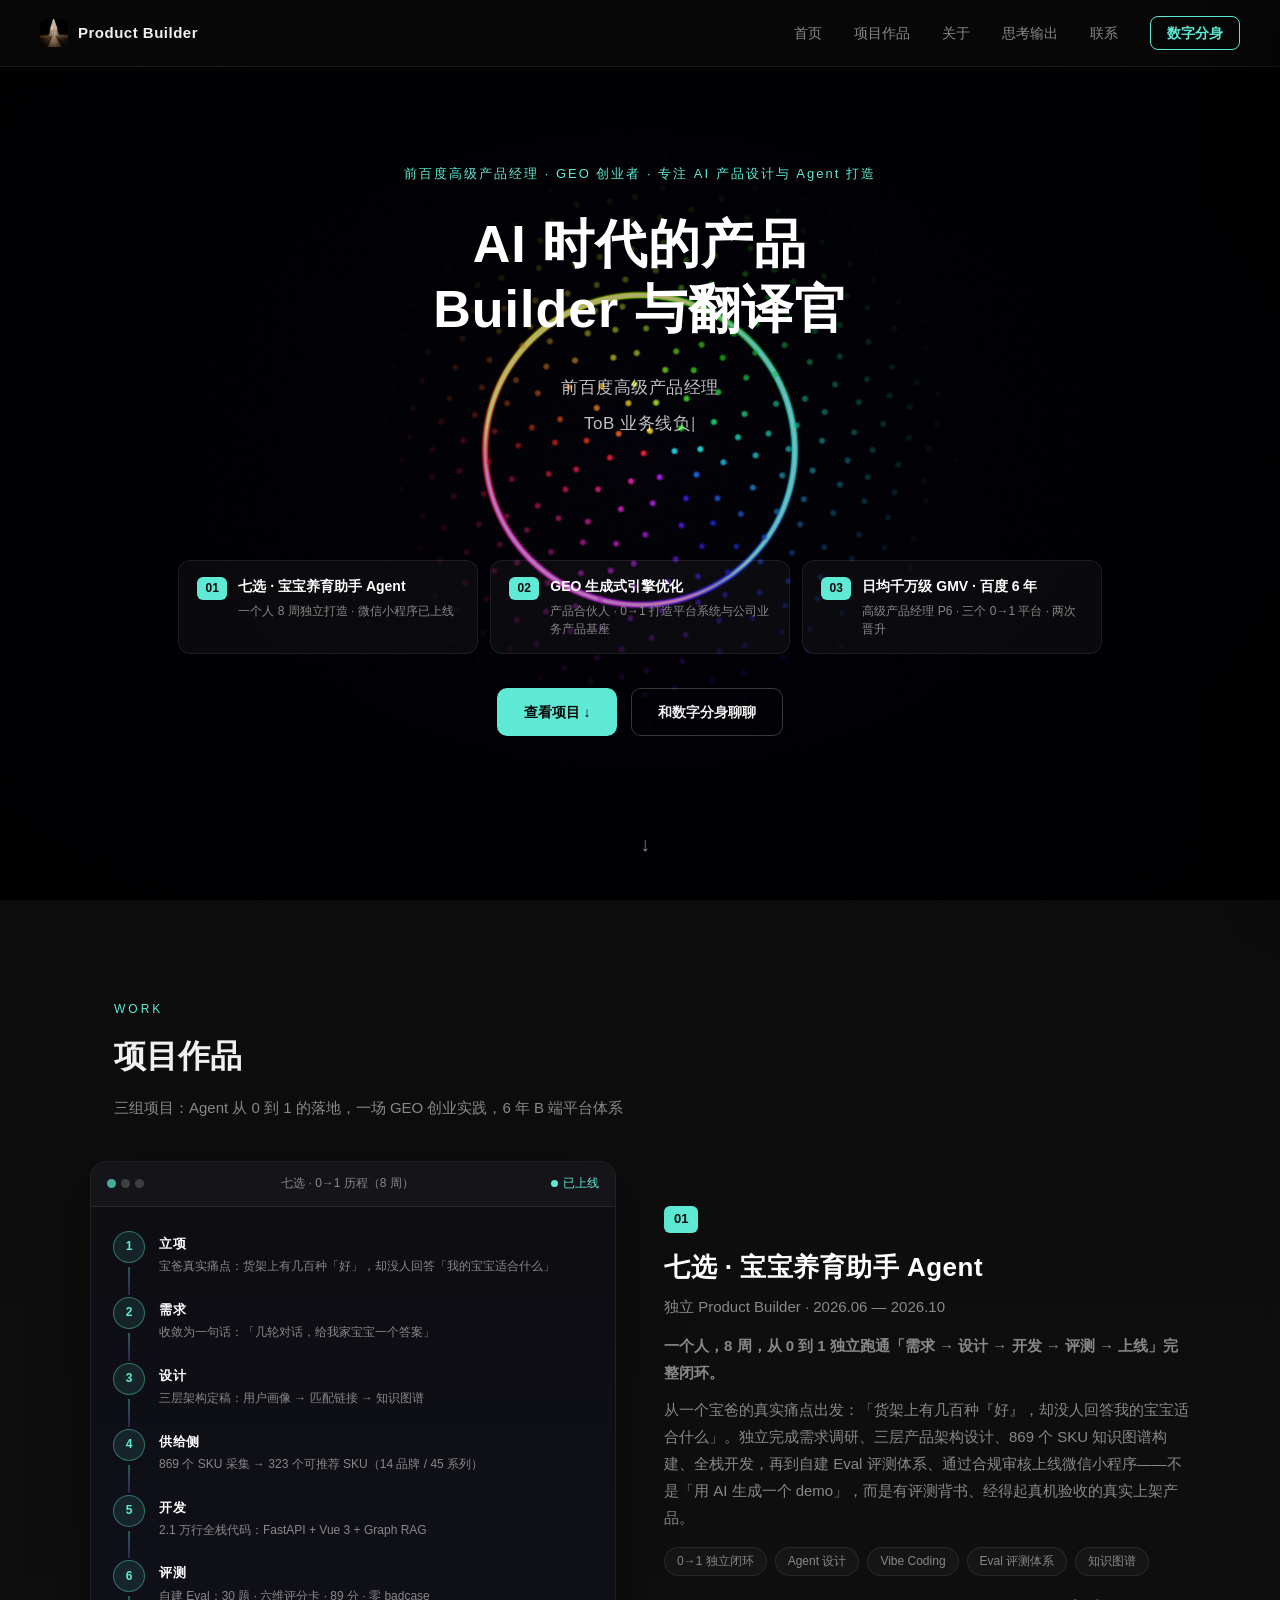
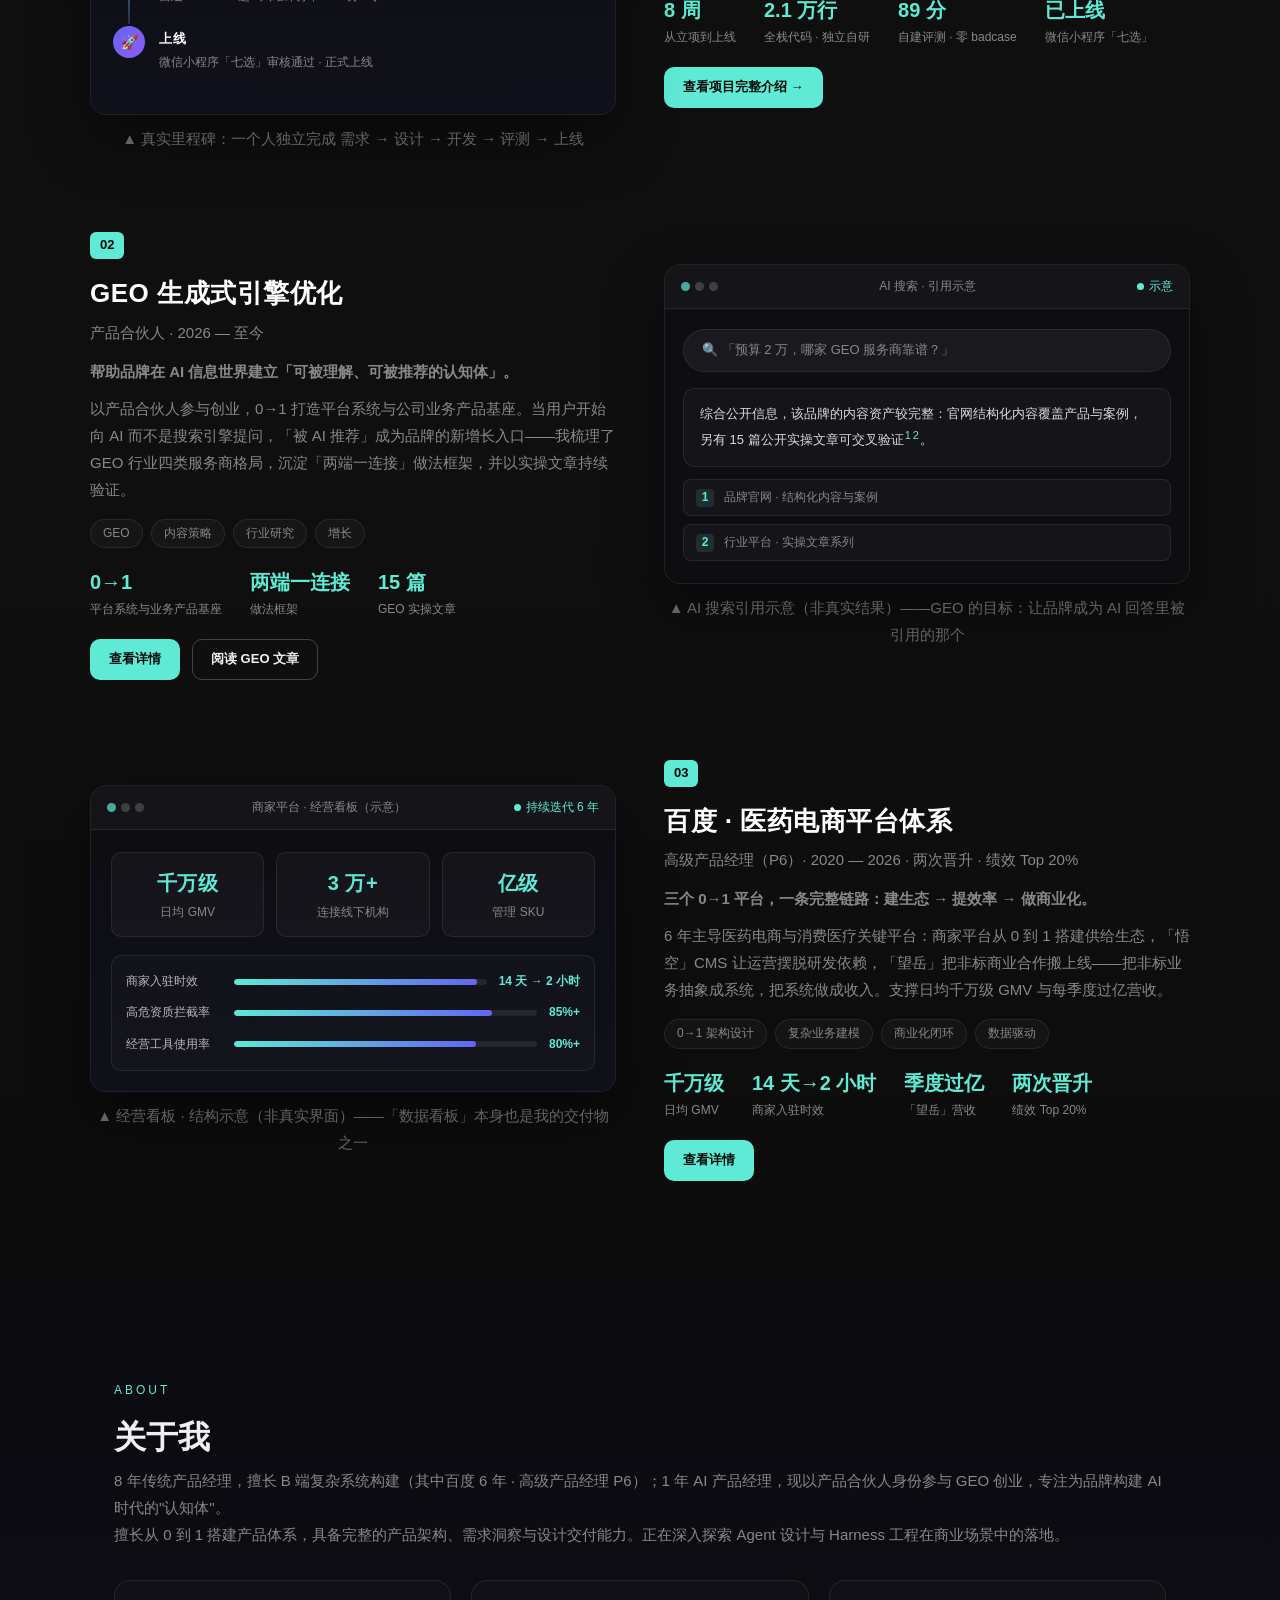
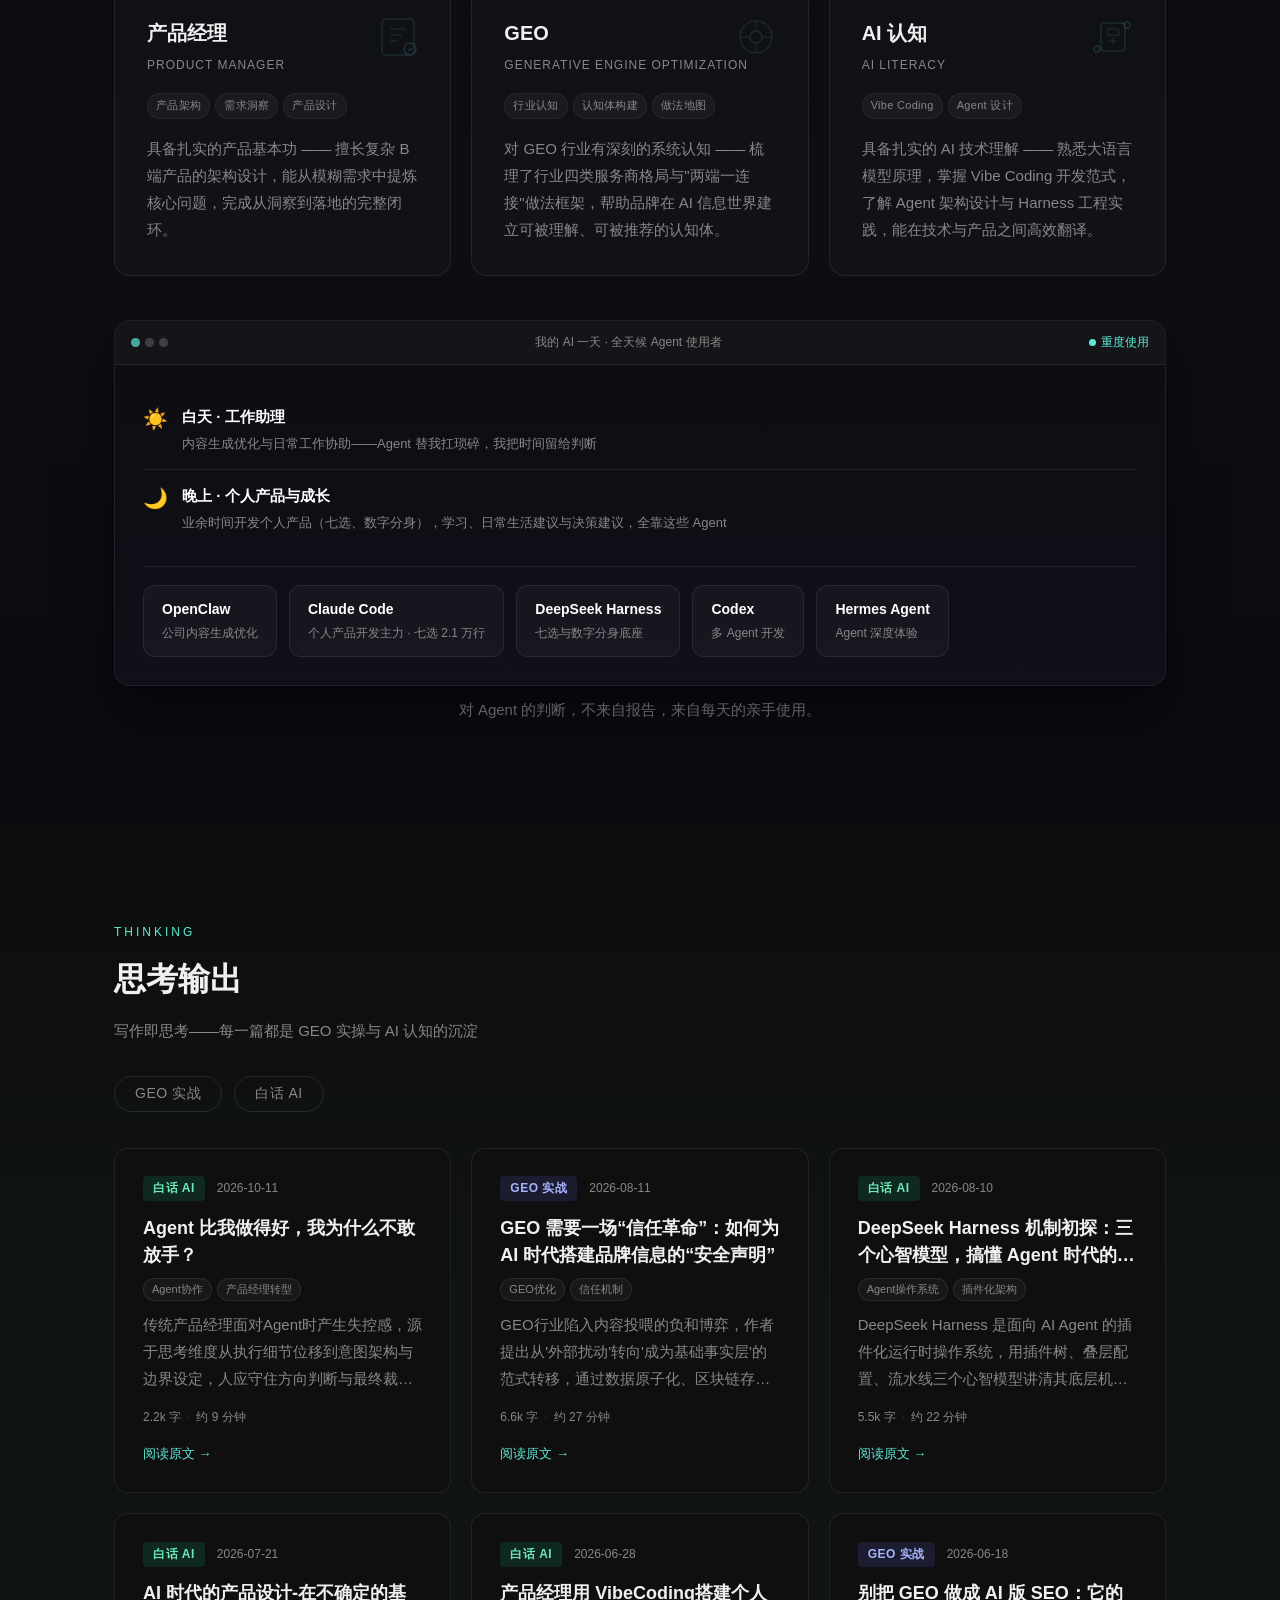
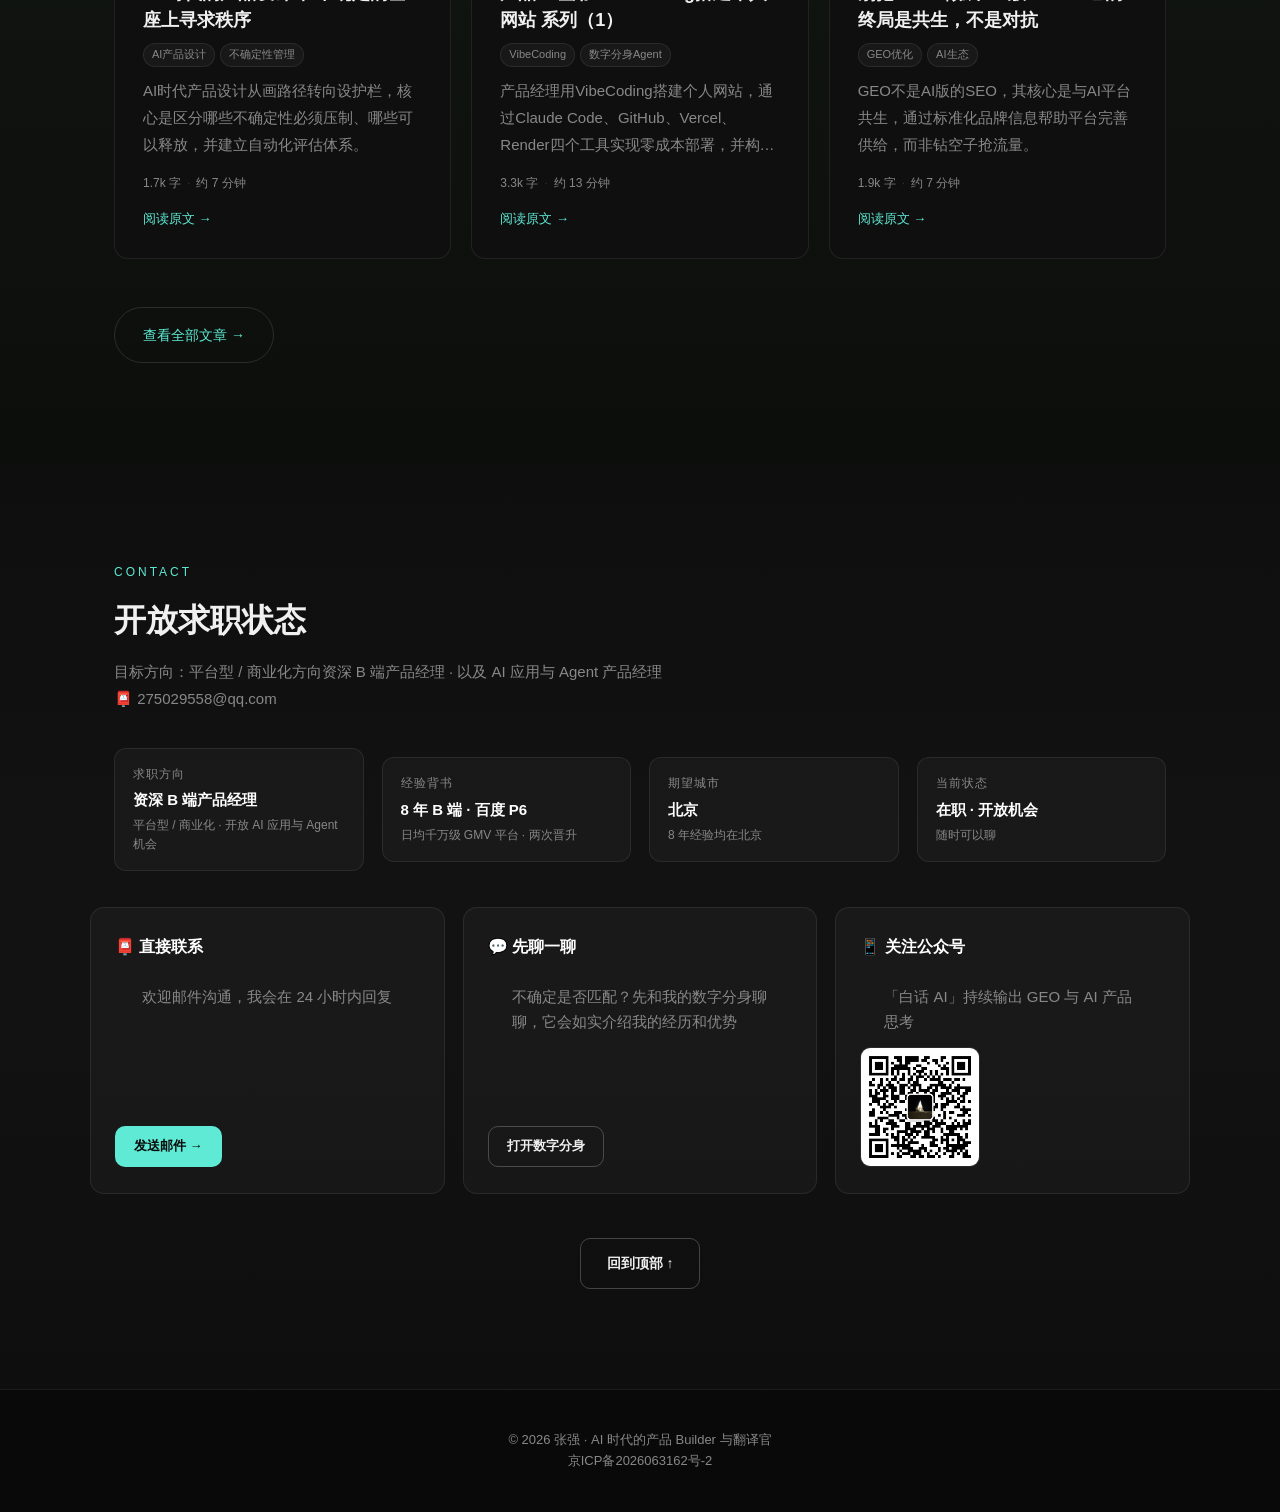
<file: index.html>
<!DOCTYPE html>
<html lang="zh-CN">
<head>
    <meta charset="UTF-8">
    <meta name="viewport" content="width=device-width, initial-scale=1.0">
    <title>张强 - AI 时代的产品 Builder 与翻译官</title>
    <link rel="icon" type="image/x-icon" href="favicon.ico?v=3">
    <link rel="icon" type="image/svg+xml" href="favicon.svg?v=3">
    <link rel="apple-touch-icon" href="apple-touch-icon.png?v=3">
    <link rel="stylesheet" href="style.css">
    <!-- Hero 动效依赖：defer 不阻塞首屏文字渲染，按顺序执行 -->
    <script defer src="js/three.min.js"></script>
    <script defer src="js/gsap.min.js"></script>
    <script defer src="hero-v2.js"></script>
</head>
<body id="top">
    <!-- 导航栏 -->
    <nav>
        <div class="nav-left">
            <a href="index.html" class="nav-home-link">
                <img src="images/avatar.jpg" alt="张强" class="nav-icon">
                <span class="nav-brand">Product Builder</span>
            </a>
        </div>
        <div class="nav-right">
            <a href="index.html">首页</a>
            <a href="#work">项目作品</a>
            <a href="#about">关于</a>
            <a href="articles.html">思考输出</a>
            <a href="#contact">联系</a>
            <a class="nav-agent-btn" href="javascript:void(0)" id="btnOpenChat">数字分身</a>
        </div>
    </nav>

    <!-- ① 首屏 Hero -->
    <section class="hero">
        <div id="hero-fluid"></div>
        <canvas id="heroBg"></canvas>
        <div class="hero-overlay"></div>
        <div class="hero-content">
            <p class="hero-kicker">前百度高级产品经理 · GEO 创业者 · 专注 AI 产品设计与 Agent 打造</p>
            <div class="hero-title-wrap">
                <p class="hero-line hero-line-1">AI 时代的产品</p>
                <p class="hero-line hero-line-2">Builder 与翻译官</p>
            </div>
            <div class="hero-subtitle" id="heroSubtitle"></div>
            <!-- 数据成绩单：三个项目各一条硬证据 -->
            <div class="hero-proof">
                <div class="hero-proof-item">
                    <span class="hp-num">01</span>
                    <div class="hp-text">
                        <strong>七选 · 宝宝养育助手 Agent</strong>
                        <span>一个人 8 周独立打造 · 微信小程序已上线</span>
                    </div>
                </div>
                <div class="hero-proof-item">
                    <span class="hp-num">02</span>
                    <div class="hp-text">
                        <strong>GEO 生成式引擎优化</strong>
                        <span>产品合伙人 · 0→1 打造平台系统与公司业务产品基座</span>
                    </div>
                </div>
                <div class="hero-proof-item">
                    <span class="hp-num">03</span>
                    <div class="hp-text">
                        <strong>日均千万级 GMV · 百度 6 年</strong>
                        <span>高级产品经理 P6 · 三个 0→1 平台 · 两次晋升</span>
                    </div>
                </div>
            </div>
            <!-- CTA -->
            <div class="hero-actions">
                <a class="primary-cta" href="#work">查看项目 ↓</a>
                <a class="ghost-cta" href="javascript:void(0)" onclick="document.getElementById('btnOpenChat').click()">和数字分身聊聊</a>
            </div>
        </div>
        <div class="scroll-indicator">
            <span class="scroll-arrow">↓</span>
        </div>
    </section>


    <!-- ② 项目作品 -->
    <section id="work" class="section section-alt">
        <div class="section-label">WORK</div>
        <h2>项目作品</h2>
        <p class="articles-desc" style="max-width:1100px;margin: -28px auto 40px;padding:0 24px;">
            三组项目：Agent 从 0 到 1 的落地，一场 GEO 创业实践，6 年 B 端平台体系
        </p>

        <div class="work-list">

            <!-- 01 七选：重点（0→1 经历） -->
            <div class="work-item">
                <div class="work-visual visual-journey">
                    <div class="case-screen">
                        <div class="case-screen-top">
                            <span class="cs-dots"><i></i><i></i><i></i></span>
                            <span class="cs-title">七选 · 0→1 历程（8 周）</span>
                            <span class="cs-status"><i class="status-dot"></i>已上线</span>
                        </div>
                        <div class="journey-map">
                            <div class="jm-node">
                                <span class="jm-dot">1</span>
                                <div class="jm-body">
                                    <strong>立项</strong>
                                    <span>宝爸真实痛点：货架上有几百种「好」，却没人回答「我的宝宝适合什么」</span>
                                </div>
                            </div>
                            <div class="jm-node">
                                <span class="jm-dot">2</span>
                                <div class="jm-body">
                                    <strong>需求</strong>
                                    <span>收敛为一句话：「几轮对话，给我家宝宝一个答案」</span>
                                </div>
                            </div>
                            <div class="jm-node">
                                <span class="jm-dot">3</span>
                                <div class="jm-body">
                                    <strong>设计</strong>
                                    <span>三层架构定稿：用户画像 → 匹配链接 → 知识图谱</span>
                                </div>
                            </div>
                            <div class="jm-node">
                                <span class="jm-dot">4</span>
                                <div class="jm-body">
                                    <strong>供给侧</strong>
                                    <span>869 个 SKU 采集 → 323 个可推荐 SKU（14 品牌 / 45 系列）</span>
                                </div>
                            </div>
                            <div class="jm-node">
                                <span class="jm-dot">5</span>
                                <div class="jm-body">
                                    <strong>开发</strong>
                                    <span>2.1 万行全栈代码：FastAPI + Vue 3 + Graph RAG</span>
                                </div>
                            </div>
                            <div class="jm-node">
                                <span class="jm-dot">6</span>
                                <div class="jm-body">
                                    <strong>评测</strong>
                                    <span>自建 Eval：30 题 · 六维评分卡 · 89 分 · 零 badcase</span>
                                </div>
                            </div>
                            <div class="jm-node jm-node-final">
                                <span class="jm-dot">🚀</span>
                                <div class="jm-body">
                                    <strong>上线</strong>
                                    <span>微信小程序「七选」审核通过 · 正式上线</span>
                                </div>
                            </div>
                        </div>
                    </div>
                    <p class="visual-caption">▲ 真实里程碑：一个人独立完成 需求 → 设计 → 开发 → 评测 → 上线</p>
                </div>
                <div class="work-copy">
                    <span class="work-num">01</span>
                    <h3>七选 · 宝宝养育助手 Agent</h3>
                    <p class="work-role">独立 Product Builder · 2026.06 — 2026.10</p>
                    <p class="work-pitch">一个人，8 周，从 0 到 1 独立跑通「需求 → 设计 → 开发 → 评测 → 上线」完整闭环。</p>
                    <p class="work-desc">
                        从一个宝爸的真实痛点出发：「货架上有几百种『好』，却没人回答我的宝宝适合什么」。独立完成需求调研、三层产品架构设计、869 个 SKU 知识图谱构建、全栈开发，再到自建 Eval 评测体系、通过合规审核上线微信小程序——不是「用 AI 生成一个 demo」，而是有评测背书、经得起真机验收的真实上架产品。
                    </p>
                    <div class="work-tags">
                        <span>0→1 独立闭环</span><span>Agent 设计</span><span>Vibe Coding</span><span>Eval 评测体系</span><span>知识图谱</span>
                    </div>
                    <div class="work-stats">
                        <div class="ws-item"><span class="ws-value">8 周</span><span class="ws-label">从立项到上线</span></div>
                        <div class="ws-item"><span class="ws-value">2.1 万行</span><span class="ws-label">全栈代码 · 独立自研</span></div>
                        <div class="ws-item"><span class="ws-value">89 分</span><span class="ws-label">自建评测 · 零 badcase</span></div>
                        <div class="ws-item"><span class="ws-value">已上线</span><span class="ws-label">微信小程序「七选」</span></div>
                    </div>
                    <div class="work-actions">
                        <a class="primary-cta mini-cta" href="https://www.sevenpick.com.cn" target="_blank" rel="noreferrer">查看项目完整介绍 →</a>
                    </div>
                </div>
            </div>

            <!-- 02 GEO：次重点 -->
            <div class="work-item work-item-reverse">
                <div class="work-visual visual-geo">
                    <div class="case-screen">
                        <div class="case-screen-top">
                            <span class="cs-dots"><i></i><i></i><i></i></span>
                            <span class="cs-title">AI 搜索 · 引用示意</span>
                            <span class="cs-status"><i class="status-dot"></i>示意</span>
                        </div>
                        <div class="search-mock">
                            <div class="sm-query">🔍 「预算 2 万，哪家 GEO 服务商靠谱？」</div>
                            <div class="sm-answer">
                                综合公开信息，该品牌的内容资产较完整：官网结构化内容覆盖产品与案例，另有 15 篇公开实操文章可交叉验证<sup>1</sup><sup>2</sup>。
                            </div>
                            <div class="sm-sources">
                                <div class="sm-src"><span class="sm-src-idx">1</span> 品牌官网 · 结构化内容与案例</div>
                                <div class="sm-src"><span class="sm-src-idx">2</span> 行业平台 · 实操文章系列</div>
                            </div>
                        </div>
                    </div>
                    <p class="visual-caption">▲ AI 搜索引用示意（非真实结果）——GEO 的目标：让品牌成为 AI 回答里被引用的那个</p>
                </div>
                <div class="work-copy">
                    <span class="work-num">02</span>
                    <h3>GEO 生成式引擎优化</h3>
                    <p class="work-role">产品合伙人 · 2026 — 至今</p>
                    <p class="work-pitch">帮助品牌在 AI 信息世界建立「可被理解、可被推荐的认知体」。</p>
                    <p class="work-desc">
                        以产品合伙人参与创业，0→1 打造平台系统与公司业务产品基座。当用户开始向 AI 而不是搜索引擎提问，「被 AI 推荐」成为品牌的新增长入口——我梳理了 GEO 行业四类服务商格局，沉淀「两端一连接」做法框架，并以实操文章持续验证。
                    </p>
                    <div class="work-tags">
                        <span>GEO</span><span>内容策略</span><span>行业研究</span><span>增长</span>
                    </div>
                    <div class="work-stats">
                        <div class="ws-item"><span class="ws-value">0→1</span><span class="ws-label">平台系统与业务产品基座</span></div>
                        <div class="ws-item"><span class="ws-value">两端一连接</span><span class="ws-label">做法框架</span></div>
                        <div class="ws-item"><span class="ws-value">15 篇</span><span class="ws-label">GEO 实操文章</span></div>
                    </div>
                    <div class="work-actions">
                        <a class="primary-cta mini-cta" href="cases/geo.html">查看详情</a>
                        <a class="ghost-cta mini-cta" href="#articles">阅读 GEO 文章</a>
                    </div>
                </div>
            </div>

            <!-- 03 百度：B 端平台体系（看板仿真） -->
            <div class="work-item">
                <div class="work-visual visual-dash">
                    <div class="case-screen">
                        <div class="case-screen-top">
                            <span class="cs-dots"><i></i><i></i><i></i></span>
                            <span class="cs-title">商家平台 · 经营看板（示意）</span>
                            <span class="cs-status"><i class="status-dot"></i>持续迭代 6 年</span>
                        </div>
                        <div class="dash-body">
                            <div class="dash-metrics">
                                <div class="dash-metric">
                                    <div class="dm-value">千万级</div>
                                    <div class="dm-label">日均 GMV</div>
                                </div>
                                <div class="dash-metric">
                                    <div class="dm-value">3 万+</div>
                                    <div class="dm-label">连接线下机构</div>
                                </div>
                                <div class="dash-metric">
                                    <div class="dm-value">亿级</div>
                                    <div class="dm-label">管理 SKU</div>
                                </div>
                            </div>
                            <div class="dash-progress">
                                <div class="dp-row">
                                    <span class="dp-label">商家入驻时效</span>
                                    <div class="dp-track"><i style="width:96%"></i></div>
                                    <span class="dp-value">14 天 → 2 小时</span>
                                </div>
                                <div class="dp-row">
                                    <span class="dp-label">高危资质拦截率</span>
                                    <div class="dp-track"><i style="width:85%"></i></div>
                                    <span class="dp-value">85%+</span>
                                </div>
                                <div class="dp-row">
                                    <span class="dp-label">经营工具使用率</span>
                                    <div class="dp-track"><i style="width:80%"></i></div>
                                    <span class="dp-value">80%+</span>
                                </div>
                            </div>
                        </div>
                    </div>
                    <p class="visual-caption">▲ 经营看板 · 结构示意（非真实界面）——「数据看板」本身也是我的交付物之一</p>
                </div>
                <div class="work-copy">
                    <span class="work-num">03</span>
                    <h3>百度 · 医药电商平台体系</h3>
                    <p class="work-role">高级产品经理（P6）· 2020 — 2026 · 两次晋升 · 绩效 Top 20%</p>
                    <p class="work-pitch">三个 0→1 平台，一条完整链路：建生态 → 提效率 → 做商业化。</p>
                    <p class="work-desc">
                        6 年主导医药电商与消费医疗关键平台：商家平台从 0 到 1 搭建供给生态，「悟空」CMS 让运营摆脱研发依赖，「望岳」把非标商业合作搬上线——把非标业务抽象成系统，把系统做成收入。支撑日均千万级 GMV 与每季度过亿营收。
                    </p>
                    <div class="work-tags">
                        <span>0→1 架构设计</span><span>复杂业务建模</span><span>商业化闭环</span><span>数据驱动</span>
                    </div>
                    <div class="work-stats">
                        <div class="ws-item"><span class="ws-value">千万级</span><span class="ws-label">日均 GMV</span></div>
                        <div class="ws-item"><span class="ws-value">14 天→2 小时</span><span class="ws-label">商家入驻时效</span></div>
                        <div class="ws-item"><span class="ws-value">季度过亿</span><span class="ws-label">「望岳」营收</span></div>
                        <div class="ws-item"><span class="ws-value">两次晋升</span><span class="ws-label">绩效 Top 20%</span></div>
                    </div>
                    <div class="work-actions">
                        <a class="primary-cta mini-cta" href="cases/baidu.html">查看详情</a>
                    </div>
                </div>
            </div>

        </div>
    </section>

    <!-- ③ 关于 -->
    <section id="about" class="section section-alt">
        <div class="section-label">ABOUT</div>
        <h2>关于我</h2>
        <p class="articles-desc" style="max-width:1100px;margin: -28px auto 32px;padding:0 24px;">
            8 年传统产品经理，擅长 B 端复杂系统构建（其中百度 6 年 · 高级产品经理 P6）；1 年 AI 产品经理，现以产品合伙人身份参与 GEO 创业，专注为品牌构建 AI 时代的"认知体"。<br>
            擅长从 0 到 1 搭建产品体系，具备完整的产品架构、需求洞察与设计交付能力。正在深入探索 Agent 设计与 Harness 工程在商业场景中的落地。
        </p>

        <div class="capability-cards">
            <div class="cap-card">
                <div class="cap-card-inner">
                <div class="cap-left">
                <div class="cap-head">
                    <h4>产品经理</h4>
                    <span class="cap-subtitle">Product Manager</span>
                </div>
                <div class="cap-tags">
                    <span>产品架构</span><span>需求洞察</span><span>产品设计</span>
                </div>
                <p class="cap-desc">具备扎实的产品基本功 —— 擅长复杂 B 端产品的架构设计，能从模糊需求中提炼核心问题，完成从洞察到落地的完整闭环。</p>
                </div>
                <div class="cap-icon">
                    <svg width="48" height="48" viewBox="0 0 48 48" fill="none">
                        <rect x="8" y="6" width="32" height="36" rx="4" stroke="currentColor" stroke-width="1.5" opacity="0.5"/>
                        <line x1="16" y1="16" x2="32" y2="16" stroke="currentColor" stroke-width="1.5" opacity="0.4"/>
                        <line x1="16" y1="22" x2="28" y2="22" stroke="currentColor" stroke-width="1.5" opacity="0.4"/>
                        <line x1="16" y1="28" x2="24" y2="28" stroke="currentColor" stroke-width="1.5" opacity="0.4"/>
                        <circle cx="36" cy="36" r="6" stroke="currentColor" stroke-width="1.5" opacity="0.6"/>
                        <path d="M34 36l1.5 1.5 3-3" stroke="currentColor" stroke-width="1.5" opacity="0.6"/>
                    </svg>
                </div>
                </div>
            </div>
            <div class="cap-card">
                <div class="cap-card-inner">
                <div class="cap-left">
                <div class="cap-head">
                    <h4>GEO</h4>
                    <span class="cap-subtitle">Generative Engine Optimization</span>
                </div>
                <div class="cap-tags">
                    <span>行业认知</span><span>认知体构建</span><span>做法地图</span>
                </div>
                <p class="cap-desc">对 GEO 行业有深刻的系统认知 —— 梳理了行业四类服务商格局与"两端一连接"做法框架，帮助品牌在 AI 信息世界建立可被理解、可被推荐的认知体。</p>
                </div>
                <div class="cap-icon">
                    <svg width="48" height="48" viewBox="0 0 48 48" fill="none">
                        <circle cx="24" cy="24" r="16" stroke="currentColor" stroke-width="1.5" opacity="0.4"/>
                        <circle cx="24" cy="24" r="6" stroke="currentColor" stroke-width="1.5" opacity="0.5"/>
                        <line x1="24" y1="8" x2="24" y2="18" stroke="currentColor" stroke-width="1.5" opacity="0.3"/>
                        <line x1="24" y1="30" x2="24" y2="40" stroke="currentColor" stroke-width="1.5" opacity="0.3"/>
                        <line x1="8" y1="24" x2="18" y2="24" stroke="currentColor" stroke-width="1.5" opacity="0.3"/>
                        <line x1="30" y1="24" x2="40" y2="24" stroke="currentColor" stroke-width="1.5" opacity="0.3"/>
                    </svg>
                </div>
                </div>
            </div>
            <div class="cap-card">
                <div class="cap-card-inner">
                <div class="cap-left">
                <div class="cap-head">
                    <h4>AI 认知</h4>
                    <span class="cap-subtitle">AI Literacy</span>
                </div>
                <div class="cap-tags">
                    <span>Vibe Coding</span><span>Agent 设计</span>
                </div>
                <p class="cap-desc">具备扎实的 AI 技术理解 —— 熟悉大语言模型原理，掌握 Vibe Coding 开发范式，了解 Agent 架构设计与 Harness 工程实践，能在技术与产品之间高效翻译。</p>
                </div>
                <div class="cap-icon">
                    <svg width="48" height="48" viewBox="0 0 48 48" fill="none">
                        <rect x="12" y="10" width="24" height="28" rx="3" stroke="currentColor" stroke-width="1.5" opacity="0.5"/>
                        <rect x="18" y="16" width="12" height="6" rx="1" stroke="currentColor" stroke-width="1.5" opacity="0.4"/>
                        <line x1="24" y1="24" x2="24" y2="32" stroke="currentColor" stroke-width="1.5" opacity="0.4"/>
                        <line x1="20" y1="28" x2="28" y2="28" stroke="currentColor" stroke-width="1.5" opacity="0.4"/>
                        <circle cx="38" cy="12" r="3" stroke="currentColor" stroke-width="1.5" opacity="0.6"/>
                        <circle cx="8" cy="36" r="3" stroke="currentColor" stroke-width="1.5" opacity="0.6"/>
                    </svg>
                </div>
                </div>
            </div>
        </div>

        <div class="ai-day">
            <div class="case-screen">
                <div class="case-screen-top">
                    <span class="cs-dots"><i></i><i></i><i></i></span>
                    <span class="cs-title">我的 AI 一天 · 全天候 Agent 使用者</span>
                    <span class="cs-status"><i class="status-dot"></i>重度使用</span>
                </div>
                <div class="ai-day-body">
                    <div class="ad-zone">
                        <span class="ad-icon">☀️</span>
                        <div class="ad-copy">
                            <strong>白天 · 工作助理</strong>
                            <span>内容生成优化与日常工作协助——Agent 替我扛琐碎，我把时间留给判断</span>
                        </div>
                    </div>
                    <div class="ad-zone">
                        <span class="ad-icon">🌙</span>
                        <div class="ad-copy">
                            <strong>晚上 · 个人产品与成长</strong>
                            <span>业余时间开发个人产品（七选、数字分身），学习、日常生活建议与决策建议，全靠这些 Agent</span>
                        </div>
                    </div>
                    <div class="tool-chips">
                        <span class="tool-chip">OpenClaw<em>公司内容生成优化</em></span>
                        <span class="tool-chip">Claude Code<em>个人产品开发主力 · 七选 2.1 万行</em></span>
                        <span class="tool-chip">DeepSeek Harness<em>七选与数字分身底座</em></span>
                        <span class="tool-chip">Codex<em>多 Agent 开发</em></span>
                        <span class="tool-chip">Hermes Agent<em>Agent 深度体验</em></span>
                    </div>
                </div>
            </div>
            <p class="visual-caption">对 Agent 的判断，不来自报告，来自每天的亲手使用。</p>
        </div>
    </section>

    <!-- ④ 思考输出 -->
    <section id="articles" class="section section-alt">
        <div class="section-label">THINKING</div>
        <h2>思考输出</h2>
        <p class="articles-desc">写作即思考——每一篇都是 GEO 实操与 AI 认知的沉淀</p>

        <!-- Tab 切换 -->
        <div class="articles-tabs" id="articlesTabs">
            <button class="articles-tab" data-series="geo">GEO 实战</button>
            <button class="articles-tab" data-series="ai">白话 AI</button>
        </div>

        <!-- 卡片网格 -->
        <div class="articles-grid" id="articlesGrid"></div>

        <!-- 查看更多 -->
        <div class="articles-more">
            <a href="articles.html" class="tl-view-more">查看全部文章 →</a>
        </div>
    </section>

    <!-- ⑤ 联系 -->
    <section id="contact" class="section section-alt">
        <div class="section-label">CONTACT</div>
        <h2>开放求职状态</h2>
        <p class="articles-desc" style="max-width:1100px;margin: -28px auto 36px;padding:0 24px;">
            目标方向：平台型 / 商业化方向资深 B 端产品经理 · 以及 AI 应用与 Agent 产品经理<br>
            📮 275029558@qq.com
        </p>

        <div class="intent-strip">
            <div class="intent-item">
                <span class="intent-label">求职方向</span>
                <strong>资深 B 端产品经理</strong>
                <span class="intent-sub">平台型 / 商业化 · 开放 AI 应用与 Agent 机会</span>
            </div>
            <div class="intent-item">
                <span class="intent-label">经验背书</span>
                <strong>8 年 B 端 · 百度 P6</strong>
                <span class="intent-sub">日均千万级 GMV 平台 · 两次晋升</span>
            </div>
            <div class="intent-item">
                <span class="intent-label">期望城市</span>
                <strong>北京</strong>
                <span class="intent-sub">8 年经验均在北京</span>
            </div>
            <div class="intent-item">
                <span class="intent-label">当前状态</span>
                <strong>在职 · 开放机会</strong>
                <span class="intent-sub">随时可以聊</span>
            </div>
        </div>

        <div class="contact-grid">
            <div class="contact-card">
                <h3>📮 直接联系</h3>
                <p>欢迎邮件沟通，我会在 24 小时内回复</p>
                <a class="primary-cta mini-cta" href="mailto:275029558@qq.com">发送邮件 →</a>
            </div>
            <div class="contact-card">
                <h3>💬 先聊一聊</h3>
                <p>不确定是否匹配？先和我的数字分身聊聊，它会如实介绍我的经历和优势</p>
                <a class="ghost-cta mini-cta" href="javascript:void(0)" onclick="document.getElementById('btnOpenChat').click()">打开数字分身</a>
            </div>
            <div class="contact-card">
                <h3>📱 关注公众号</h3>
                <p>「白话 AI」持续输出 GEO 与 AI 产品思考</p>
                <img src="images/维系公众号二维码.jpg" alt="公众号二维码" class="contact-qr" loading="lazy">
            </div>
        </div>
        <p class="back-top"><a class="ghost-cta" href="#top">回到顶部 ↑</a></p>
    </section>

    <!-- 底部 -->
    <footer>
        <p>© 2026 张强 · AI 时代的产品 Builder 与翻译官</p>
        <p><a href="https://beian.miit.gov.cn/" target="_blank" rel="noopener">京ICP备2026063162号-2</a></p>
    </footer>

    <script>
        // 打字机效果：逐行打出标签，最终全部显示
        const tags = [
            '前百度高级产品经理',
            'ToB 业务线负责人',
            'GEO 产品合伙人',
            '白话 AI 创作者',
            '产品思维实践者'
        ];
        const container = document.getElementById('heroSubtitle');
        let tagIndex = 0;
        let charIndex = 0;
        let currentLine = null;
        const typeSpeed = 60;  // 每个字的打字速度（ms）
        const lineDelay = 300; // 换行后的停顿（ms）

        function typeWriter() {
            // 开始打新的一行
            if (charIndex === 0) {
                currentLine = document.createElement('span');
                currentLine.className = 'tag-line';
                container.appendChild(currentLine);
            }

            // 打当前字
            currentLine.textContent += tags[tagIndex][charIndex];
            charIndex++;

            // 当前行打完
            if (charIndex >= tags[tagIndex].length) {
                tagIndex++;
                charIndex = 0;

                // 还有下一行
                if (tagIndex < tags.length) {
                    setTimeout(typeWriter, lineDelay);
                } else {
                    // 全部打完，闪烁光标消失
                    container.classList.add('done');
                }
                return;
            }

            setTimeout(typeWriter, typeSpeed);
        }

        // 标题第二行动画结束后开始打字（约 1.5s）
        setTimeout(typeWriter, 1600);
    </script>
    <script>
        // 时间轴高亮脚本已随旧版时间轴移除（2026-10-18 改版为作品集布局）
    </script>
    <script src="articles-data.js"></script>
    <script>
        // ===== 文章卡片渲染 & Tab 切换 =====
        (function () {
            var grid = document.getElementById('articlesGrid');
            var tabs = document.querySelectorAll('#articlesTabs .articles-tab');
            var activeSeries = null;

            // 格式化字数：3200 → "3.2k 字"
            function fmtWords(n) {
                return (n / 1000).toFixed(1).replace(/\.0$/, '') + 'k 字';
            }

            // 格式化阅读时长
            function fmtTime(min) {
                return '约 ' + min + ' 分钟';
            }

            // 渲染单张卡片
            function cardHTML(a) {
                return '<div class="article-card" data-series="' + a.series + '">'
                    + '<div class="ac-top">'
                    + '<span class="ac-series ac-series--' + a.series + '">' + a.seriesName + '</span>'
                    + '<span class="ac-date">' + a.date + '</span>'
                    + '</div>'
                    + '<h3 class="ac-title"><a href="' + a.url + '" target="_blank" rel="noopener">' + a.title + '</a></h3>'
                    + (a.tags && a.tags.length ? '<div class="ac-tags">' + a.tags.map(function(t) { return '<span>' + t + '</span>'; }).join('') + '</div>' : '')
                    + '<p class="ac-summary">' + a.summary + '</p>'
                    + '<div class="ac-meta">'
                    + '<span>' + fmtWords(a.wordCount) + '</span>'
                    + '<span class="ac-sep">·</span>'
                    + '<span>' + fmtTime(a.readingTime) + '</span>'
                    + '</div>'
                    + '<a href="' + a.url + '" target="_blank" rel="noopener" class="ac-read-link">阅读原文 →</a>'
                    + '</div>';
            }

            // 渲染全部卡片（首页只展示最近 6 篇）
            function render(filter) {
                var filtered = articles;
                if (filter) {
                    filtered = articles.filter(function (a) { return a.series === filter; });
                }
                // 按日期倒序，首页取前 6 篇
                filtered.sort(function (a, b) { return b.date.localeCompare(a.date); });
                var show = filtered.slice(0, 6);
                grid.innerHTML = show.map(cardHTML).join('');
            }

            // Tab 点击
            tabs.forEach(function (tab) {
                tab.addEventListener('click', function () {
                    var series = this.dataset.series;
                    if (activeSeries === series) {
                        // 再次点击取消选中 → 显示全部
                        activeSeries = null;
                        tabs.forEach(function (t) { t.classList.remove('active'); });
                    } else {
                        activeSeries = series;
                        tabs.forEach(function (t) { t.classList.toggle('active', t.dataset.series === series); });
                    }
                    render(activeSeries);
                });
            });

            // 初始渲染（全部）
            render(null);
        })();
    </script>

    <!-- ===== 数字分身抽屉 ===== -->
    <!-- 遮罩层 -->
    <div class="chat-drawer-overlay" id="chatOverlay"></div>

    <!-- 抽屉本体 -->
    <div class="chat-drawer" id="chatDrawer">
        <!-- 头部 -->
        <div class="chat-drawer-header">
            <div class="chat-drawer-header-left">
                <div class="chat-drawer-avatar">强</div>
                <div>
                    <div class="chat-drawer-title">张强的数字分身</div>
                    <div class="chat-drawer-subtitle">基于真实经历和思考回答</div>
                </div>
            </div>
            <button class="chat-drawer-close" id="btnNewChat" style="margin-right:8px; width:auto; padding:0 14px; font-size:12px; font-weight:500;">新会话</button>
            <button class="chat-drawer-close" id="btnCloseChat">✕</button>
        </div>

        <!-- 消息区 -->
        <div class="chat-drawer-messages" id="chatMessages">
            <div class="msg agent">
                <div class="msg-avatar">强</div>
                <div>
                    <div class="msg-bubble">
                        你好，我是张强的数字分身，可以随时问我关于他的任何问题：<br><br>
                        • "七选（宝宝养育助手）是怎么从 0 到 1 做出来的？"<br>
                        • "他做 GEO 有哪些实践和思考？"<br>
                        • "他在百度做过什么？擅长什么？"<br>
                        • 或者直接问："他适合我们团队吗？"
                    </div>
                </div>
            </div>
        </div>

        <!-- 输入区 -->
        <div class="chat-drawer-input-area">
            <div class="chat-drawer-input-wrap">
                <textarea id="chatInput" placeholder="输入你的问题..."
                    onkeydown="if(event.key==='Enter'&&!event.shiftKey){event.preventDefault();sendChat();}"></textarea>
                <button class="chat-drawer-send-btn" id="btnSendChat" onclick="sendChat()">→</button>
            </div>
        </div>
    </div>

    <script>
        // ===== 数字分身聊天逻辑 =====
        (function() {
            var API_URL = (window.location.hostname === 'localhost' || window.location.hostname === '127.0.0.1')
                ? 'http://localhost:8000/chat'                                     // 本地开发：直连本地 RAG 后端
                : (window.location.hostname === 'personal.sevenpick.com.cn')
                    ? '/api/chat'                                                  // 备案域名：根路径直访
                    : '/personal/api/chat';                                        // IP 访问：/personal/ 路径，经 nginx 反代到 8001
            var STORAGE_KEY = 'chat_sessions';
            var CURRENT_SESSION_KEY = 'chat_current_session';
            var sessionId = null;
            var sessions = {};

            // ---- DOM 引用 ----
            var overlay  = document.getElementById('chatOverlay');
            var drawer   = document.getElementById('chatDrawer');
            var messages = document.getElementById('chatMessages');
            var input    = document.getElementById('chatInput');
            var sendBtn  = document.getElementById('btnSendChat');

            // ---- 会话持久化 ----
            function loadSessions() {
                try { var raw = localStorage.getItem(STORAGE_KEY); sessions = raw ? JSON.parse(raw) : {}; }
                catch(e) { sessions = {}; }
            }
            function saveSessions() {
                try { localStorage.setItem(STORAGE_KEY, JSON.stringify(sessions)); } catch(e) {}
            }

            function persistCurrentSession() {
                if (!sessionId) return;
                var msgs = [];
                var children = messages.children;
                for (var i = 0; i < children.length; i++) {
                    var el = children[i];
                    if (el.classList.contains('thinking') || el.classList.contains('msg-divider')) continue;
                    var role = el.classList.contains('user') ? 'user' : 'agent';
                    var bubble = el.querySelector('.msg-bubble');
                    if (!bubble) continue;
                    var text = bubble.innerHTML
                        .replace(/<p>/g, '\n\n').replace(/<\/p>/g, '')
                        .replace(/<br>/g, '\n')
                        .replace(/&amp;/g, '&').replace(/&lt;/g, '<').replace(/&gt;/g, '>');
                    var srcEls = el.querySelectorAll('.src-chip');
                    var sources = [];
                    srcEls.forEach(function(s) { sources.push(s.textContent); });
                    msgs.push({ role: role, text: text.trim(), sources: sources });
                }
                if (msgs.length > 0) {
                    var title = '';
                    for (var j = 0; j < msgs.length; j++) {
                        if (msgs[j].role === 'user') { title = msgs[j].text.substring(0, 30); break; }
                    }
                    sessions[sessionId] = { title: title, msgs: msgs, time: Date.now() };
                } else {
                    delete sessions[sessionId];
                }
                saveSessions();
            }

            function restoreMessages(msgs) {
                messages.innerHTML = '';
                msgs.forEach(function(m) { appendMsg(m.role, m.text, m.sources, true); });
                if (msgs.length === 0) showWelcome();
            }

            function showWelcome() {
                messages.innerHTML = '';
                var el = document.createElement('div');
                el.className = 'msg agent';
                el.innerHTML = '<div class="msg-avatar">强</div>' +
                    '<div><div class="msg-bubble">' +
                    '你好，我是张强的数字分身，可以随时问我关于他的任何问题：<br><br>' +
                    '• "七选（宝宝养育助手）是怎么从 0 到 1 做出来的？"<br>' +
                    '• "他做 GEO 有哪些实践和思考？"<br>' +
                    '• "他在百度做过什么？擅长什么？"<br>' +
                    '• 或者直接问："他适合我们团队吗？"' +
                    '</div></div>';
                messages.appendChild(el);
            }

            function initSession() {
                loadSessions();
                var saved = localStorage.getItem(CURRENT_SESSION_KEY);
                if (saved && sessions[saved]) {
                    sessionId = saved;
                    restoreMessages(sessions[saved].msgs);
                } else {
                    startNewSession(false);
                }
            }

            function startNewSession(addDivider) {
                if (sessionId && addDivider !== false) {
                    persistCurrentSession();
                    var div = document.createElement('div');
                    div.className = 'msg-divider';
                    div.style.cssText = 'text-align:center;padding:12px 0;font-size:11px;color:var(--text-muted);opacity:0.5;';
                    div.innerHTML = '<span style="display:inline-block;border-top:1px solid rgba(255,255,255,0.08);width:100%;position:relative;top:-7px;"></span>' +
                        '<span style="position:relative;background:#0d0d0d;padding:0 12px;">↑ 以下为新会话</span>';
                    messages.appendChild(div);
                    scrollChat();
                }
                sessionId = 'sess-' + Date.now();
                localStorage.setItem(CURRENT_SESSION_KEY, sessionId);
                sessions[sessionId] = { title: '', msgs: [], time: Date.now() };
                saveSessions();
                if (addDivider === false) showWelcome();
            }

            // ---- 开关抽屉 ----
            function openChat() {
                overlay.classList.add('open');
                drawer.classList.add('open');
                document.body.style.overflow = 'hidden';
                setTimeout(function() { input.focus(); }, 400);
            }

            function closeChat() {
                overlay.classList.remove('open');
                drawer.classList.remove('open');
                document.body.style.overflow = '';
                persistCurrentSession();
            }

            document.getElementById('btnOpenChat').addEventListener('click', openChat);
            document.getElementById('btnCloseChat').addEventListener('click', closeChat);
            overlay.addEventListener('click', closeChat);

            // 新会话按钮
            document.getElementById('btnNewChat').addEventListener('click', function(e) {
                e.stopPropagation();
                startNewSession(true);
            });

            // ESC 关闭
            document.addEventListener('keydown', function(e) {
                if (e.key === 'Escape' && drawer.classList.contains('open')) closeChat();
            });

            // 页面关闭前保存
            window.addEventListener('beforeunload', function() { persistCurrentSession(); });

            // ---- 发送消息 ----
            window.sendChat = function() {
                var text = input.value.trim();
                if (!text) return;

                // 用户消息
                appendMsg('user', text);
                input.value = '';
                input.style.height = 'auto';

                // 创建空的 agent 消息气泡（用于逐字填充）
                var agentEl = createStreamBubble();
                var bubbleEl = agentEl.querySelector('.msg-bubble');
                var reasoningBox = agentEl.querySelector('.msg-reasoning');
                var reasoningContent = agentEl.querySelector('.msg-reasoning-content');
                var sources = [];

                // 显示 loading 动效（三个跳动点）
                bubbleEl.innerHTML = '<span class="dot"></span><span class="dot"></span><span class="dot"></span>';
                agentEl.classList.add('thinking');
                scrollChat();

                // 标记：首次收到数据时移除 loading
                var firstChunk = true;

                // 禁用输入
                sendBtn.disabled = true;
                input.disabled = true;

                // 请求流式接口
                fetch(API_URL.replace('/chat', '/chat/stream'), {
                    method: 'POST',
                    headers: { 'Content-Type': 'application/json' },
                    body: JSON.stringify({ message: text, session_id: sessionId })
                })
                .then(function(resp) {
                    if (!resp.ok) throw new Error('HTTP ' + resp.status);
                    return streamResponse(resp, function(chunk, type) {
                        // 首次收到数据：清除 loading 动画
                        if (firstChunk) {
                            firstChunk = false;
                            agentEl.classList.remove('thinking');
                            bubbleEl.innerHTML = '';
                        }
                        if (type === 'content') {
                            // 逐字追加到气泡
                            bubbleEl.innerHTML += chunk
                                .replace(/&/g, '&amp;').replace(/</g, '&lt;').replace(/>/g, '&gt;')
                                .replace(/\n\n/g, '<br><br>')
                                .replace(/\n/g, '<br>');
                            scrollChat();
                        } else if (type === 'reasoning') {
                            // 追加到思考过程，首次自动展开让用户看到活动
                            reasoningBox.style.display = 'block';
                            if (!reasoningBox.classList.contains('was-expanded')) {
                                reasoningBox.classList.add('expanded', 'was-expanded');
                                reasoningBox.querySelector('.reasoning-arrow').textContent = '▾';
                            }
                            reasoningContent.innerHTML += chunk
                                .replace(/&/g, '&amp;').replace(/</g, '&lt;').replace(/>/g, '&gt;')
                                .replace(/\n/g, '<br>');
                            scrollChat();
                        } else if (type === 'sources') {
                            sources = chunk;
                        }
                    });
                })
                .then(function(fullText) {
                    // 流结束，添加来源
                    if (sources.length > 0) {
                        var srcHtml = '<div class="msg-sources">参考 ' +
                            sources.map(function(s) { return '<span class="src-chip">' + s + '</span>'; }).join('') + '</div>';
                        agentEl.querySelector('.msg-body').insertAdjacentHTML('beforeend', srcHtml);
                    }
                    sendBtn.disabled = false;
                    input.disabled = false;
                    input.focus();
                    scrollChat();
                    persistCurrentSession();
                })
                .catch(function(err) {
                    agentEl.classList.remove('thinking');
                    bubbleEl.innerHTML = '连接失败，请确认后端已启动。\n错误：' + err.message;
                    sendBtn.disabled = false;
                    input.disabled = false;
                    input.focus();
                    scrollChat();
                    persistCurrentSession();
                });
                scrollChat();
            };

            // 读取 SSE 流
            function streamResponse(resp, onChunk) {
                var reader = resp.body.getReader();
                var decoder = new TextDecoder();
                var buffer = '';
                var fullText = '';

                function pump() {
                    return reader.read().then(function(result) {
                        if (result.done) return fullText;

                        buffer += decoder.decode(result.value, { stream: true });

                        // 解析 SSE 行
                        var lines = buffer.split('\n');
                        buffer = lines.pop() || '';  // 保留不完整的最后一行

                        for (var i = 0; i < lines.length; i++) {
                            var line = lines[i].trim();
                            if (!line.startsWith('data: ')) continue;
                            var data = line.substring(6);
                            if (data === '[DONE]') continue;

                            try {
                                var obj = JSON.parse(data);
                                if (obj.type === 'content') {
                                    fullText += obj.content;
                                    onChunk(obj.content, 'content');
                                } else if (obj.type === 'reasoning') {
                                    // 思考过程：交给回调显示（首次会自动触发 clearLoading）
                                    onChunk(obj.content, 'reasoning');
                                } else if (obj.type === 'sources') {
                                    onChunk(obj.sources, 'sources');
                                } else if (obj.type === 'error') {
                                    throw new Error(obj.error);
                                } else if (obj.error) {
                                    // 兜底：兼容 {"error": "..."} 格式
                                    throw new Error(obj.error);
                                }
                            } catch(e) {
                                if (e.message && e.message.indexOf('SyntaxError') === -1) throw e;
                            }
                        }
                        return pump();
                    });
                }
                return pump();
            }

            // 创建空的流式消息气泡
            function createStreamBubble() {
                var el = document.createElement('div');
                el.className = 'msg agent';
                el.innerHTML = '<div class="msg-avatar">强</div>' +
                    '<div class="msg-body">' +
                    '<div class="msg-reasoning" style="display:none;">' +
                    '<div class="msg-reasoning-header" onclick="toggleReasoning(this)">💭 思考过程 <span class="reasoning-arrow">▸</span></div>' +
                    '<div class="msg-reasoning-content"></div>' +
                    '</div>' +
                    '<div class="msg-bubble" style="min-height:20px;"></div></div>';
                messages.appendChild(el);
                return el;
            }

            window.toggleReasoning = function(header) {
                var box = header.parentElement;
                box.classList.toggle('expanded');
                var arrow = header.querySelector('.reasoning-arrow');
                arrow.textContent = box.classList.contains('expanded') ? '▾' : '▸';
            };

            // ---- 消息渲染 ----
            function appendMsg(role, text, sources, isRestore) {
                var el = document.createElement('div');
                el.className = 'msg ' + role;
                var avatar = role === 'user' ? '我' : '强';
                var html = text
                    .replace(/&/g, '&amp;').replace(/</g, '&lt;').replace(/>/g, '&gt;')
                    .replace(/\n\n/g, '</p><p>')
                    .replace(/\n/g, '<br>');
                html = '<p>' + html + '</p>';
                var srcHtml = '';
                if (sources && sources.length > 0) {
                    srcHtml = '<div class="msg-sources">参考 ' +
                        sources.map(function(s) { return '<span class="src-chip">' + s + '</span>'; }).join('') + '</div>';
                }
                el.innerHTML = '<div class="msg-avatar">' + avatar + '</div>' +
                    '<div class="msg-body"><div class="msg-bubble">' + html + '</div>' + srcHtml + '</div>';
                messages.appendChild(el);
                if (!isRestore) scrollChat();
            }

            function appendThinking() {
                var el = document.createElement('div');
                el.className = 'msg agent thinking';
                el.innerHTML = '<div class="msg-avatar">强</div>' +
                    '<div class="msg-bubble"><span class="dot"></span><span class="dot"></span><span class="dot"></span></div>';
                messages.appendChild(el);
                scrollChat();
                return el;
            }

            function scrollChat() {
                setTimeout(function() { messages.scrollTop = messages.scrollHeight; }, 50);
            }

            input.addEventListener('input', function() {
                this.style.height = 'auto';
                this.style.height = Math.min(this.scrollHeight, 100) + 'px';
            });

            initSession();
        })();

    </script>
</body>
</html>
</file>
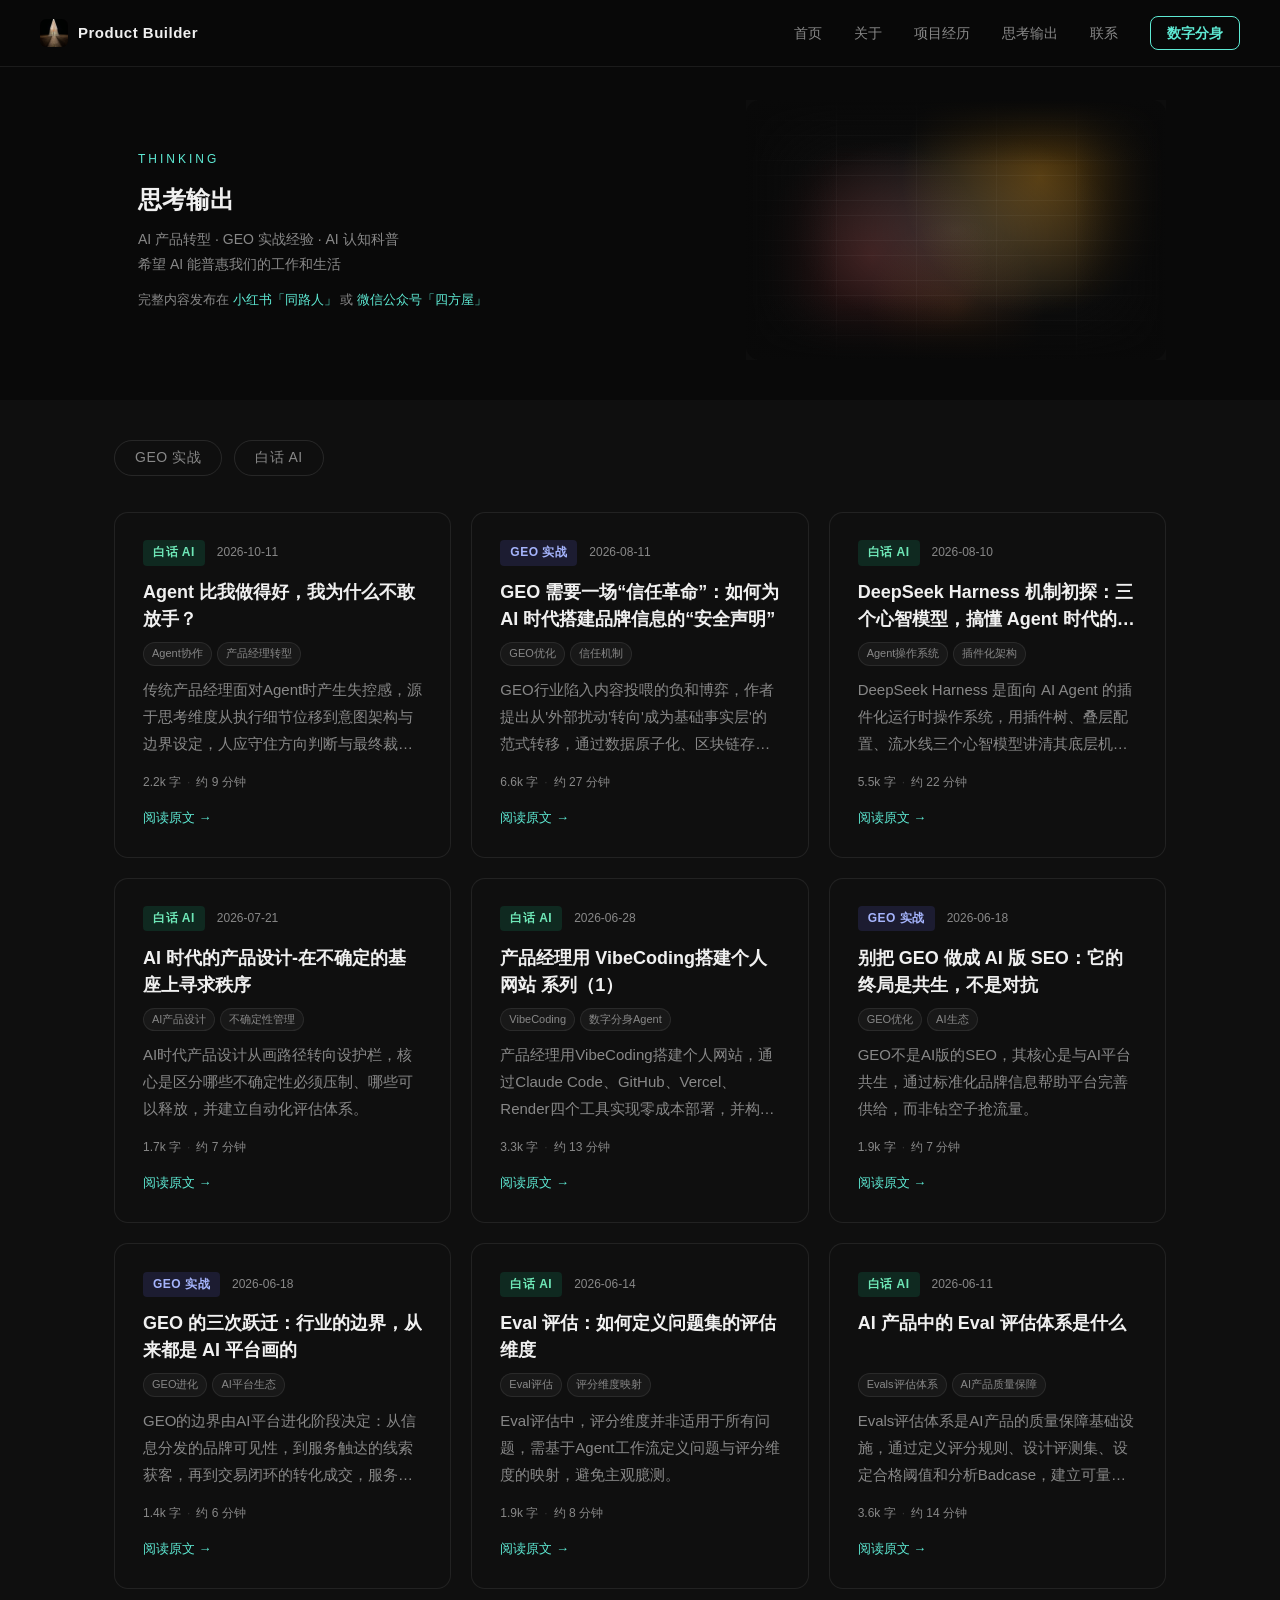
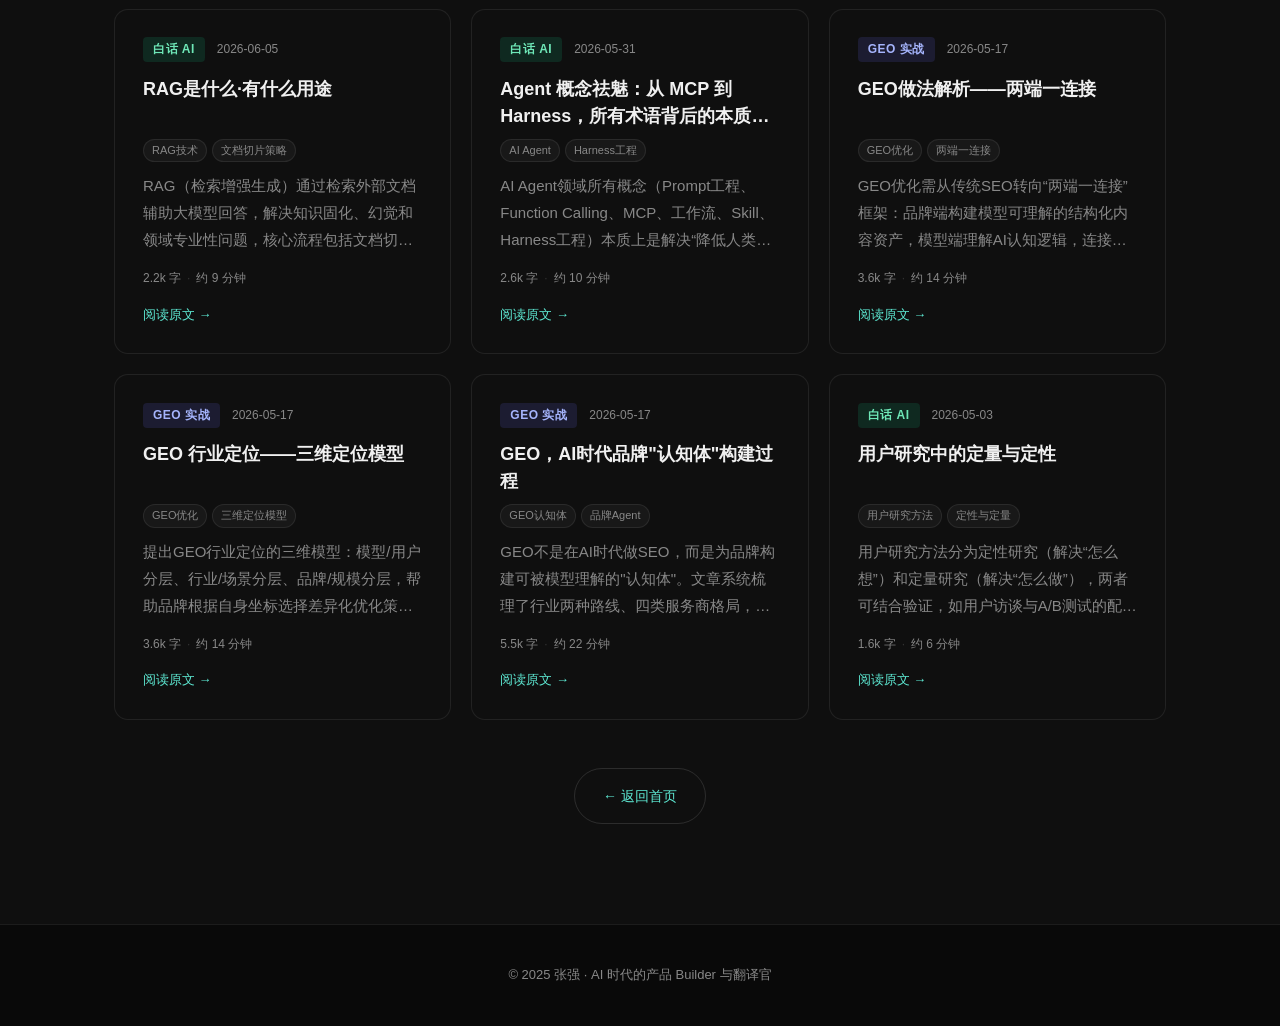
<file: articles.html>
<!DOCTYPE html>
<html lang="zh-CN">
<head>
    <meta charset="UTF-8">
    <meta name="viewport" content="width=device-width, initial-scale=1.0">
    <title>思考输出 - 张强</title>
    <link rel="icon" type="image/x-icon" href="favicon.ico?v=3">
    <link rel="icon" type="image/svg+xml" href="favicon.svg?v=3">
    <link rel="apple-touch-icon" href="apple-touch-icon.png?v=3">
    <link rel="stylesheet" href="style.css">
</head>
<body>
    <nav>
        <div class="nav-left">
            <a href="index.html" class="nav-home-link">
                <img src="images/avatar.jpg" alt="张强" class="nav-icon">
                <span class="nav-brand">Product Builder</span>
            </a>
        </div>
        <div class="nav-right">
            <a href="index.html">首页</a>
            <a href="index.html#about">关于</a>
            <a href="projects.html">项目经历</a>
            <a href="articles.html">思考输出</a>
            <a href="index.html#contact">联系</a>
            <a class="nav-agent-btn" href="javascript:void(0)">数字分身</a>
        </div>
    </nav>

    <!-- 页面头部 -->
    <section class="page-hero">
        <div class="page-hero-content">
            <div class="section-label">THINKING</div>
            <h2>思考输出</h2>
            <p class="articles-hero-desc">
                AI 产品转型 · GEO 实战经验 · AI 认知科普<br>
                希望 AI 能普惠我们的工作和生活
            </p>
            <p class="articles-hero-links">
                完整内容发布在
                <a href="https://www.xiaohongshu.com/user/profile/5a72e62d11be1075d547fdda?xsec_token=AB0j01-214_SEtLOgjdHIBEpETUYfaSFHNS0PVePqbSFI%3D&xsec_source=pc_search" target="_blank" rel="noopener">小红书「同路人」</a>
                或
                <span class="wechat-qr-trigger" id="qrTrigger">
                    微信公众号「四方屋」
                    <span class="wechat-qr-popup" id="qrPopup">
                        <img src="images/维系公众号二维码.jpg" alt="微信公众号二维码" width="160" height="160">
                        <span class="qr-tip">扫码关注</span>
                    </span>
                </span>
            </p>
        </div>
        <div class="page-hero-img">
            <div class="hero-img-placeholder hero-img-articles"></div>
        </div>
    </section>

    <!-- 文章列表 -->
    <section class="section page-articles-section">
        <div class="articles-tabs" id="articlesTabs">
            <button class="articles-tab" data-series="geo">GEO 实战</button>
            <button class="articles-tab" data-series="ai">白话 AI</button>
        </div>

        <div class="articles-grid" id="articlesGrid"></div>

        <div class="articles-more" style="margin-top: 48px; text-align: center;">
            <a href="index.html#articles" class="tl-view-more">← 返回首页</a>
        </div>
    </section>

    <footer>
        <p>© 2025 张强 · AI 时代的产品 Builder 与翻译官</p>
    </footer>

    <script src="articles-data.js"></script>
    <script>
        // ===== 文章列表渲染 & Tab 切换 =====
        (function () {
            var grid = document.getElementById('articlesGrid');
            var tabs = document.querySelectorAll('#articlesTabs .articles-tab');
            var activeSeries = null;

            function fmtWords(n) { return (n / 1000).toFixed(1).replace(/\.0$/, '') + 'k 字'; }
            function fmtTime(min) { return '约 ' + min + ' 分钟'; }

            function cardHTML(a) {
                var p = [];
                p.push('<div class="article-card" data-series="' + a.series + '">');
                p.push('<div class="ac-top"><span class="ac-series ac-series--' + a.series + '">' + a.seriesName + '</span>');
                p.push('<span class="ac-date">' + a.date + '</span></div>');
                p.push('<h3 class="ac-title"><a href="' + a.url + '" target="_blank" rel="noopener">' + a.title + '</a></h3>');
                if (a.tags && a.tags.length) {
                    p.push('<div class="ac-tags">' + a.tags.map(function(t) { return '<span>' + t + '</span>'; }).join('') + '</div>');
                }
                p.push('<p class="ac-summary">' + a.summary + '</p>');
                p.push('<div class="ac-meta"><span>' + fmtWords(a.wordCount) + '</span>');
                p.push('<span class="ac-sep">·</span>');
                p.push('<span>' + fmtTime(a.readingTime) + '</span></div>');
                p.push('<a href="' + a.url + '" target="_blank" rel="noopener" class="ac-read-link">阅读原文 →</a>');
                p.push('</div>');
                return p.join('');
            }

            function render(filter) {
                var filtered = filter ? articles.filter(function (a) { return a.series === filter; }) : articles;
                filtered.sort(function(a,b){return b.date.localeCompare(a.date);}); grid.innerHTML = filtered.map(cardHTML).join('');
            }

            tabs.forEach(function (tab) {
                tab.addEventListener('click', function () {
                    var series = this.dataset.series;
                    if (activeSeries === series) {
                        activeSeries = null;
                        tabs.forEach(function (t) { t.classList.remove('active'); });
                    } else {
                        activeSeries = series;
                        tabs.forEach(function (t) { t.classList.toggle('active', t.dataset.series === series); });
                    }
                    render(activeSeries);
                });
            });

            render(null);
        })();
    </script>
</body>
</html>
</file>
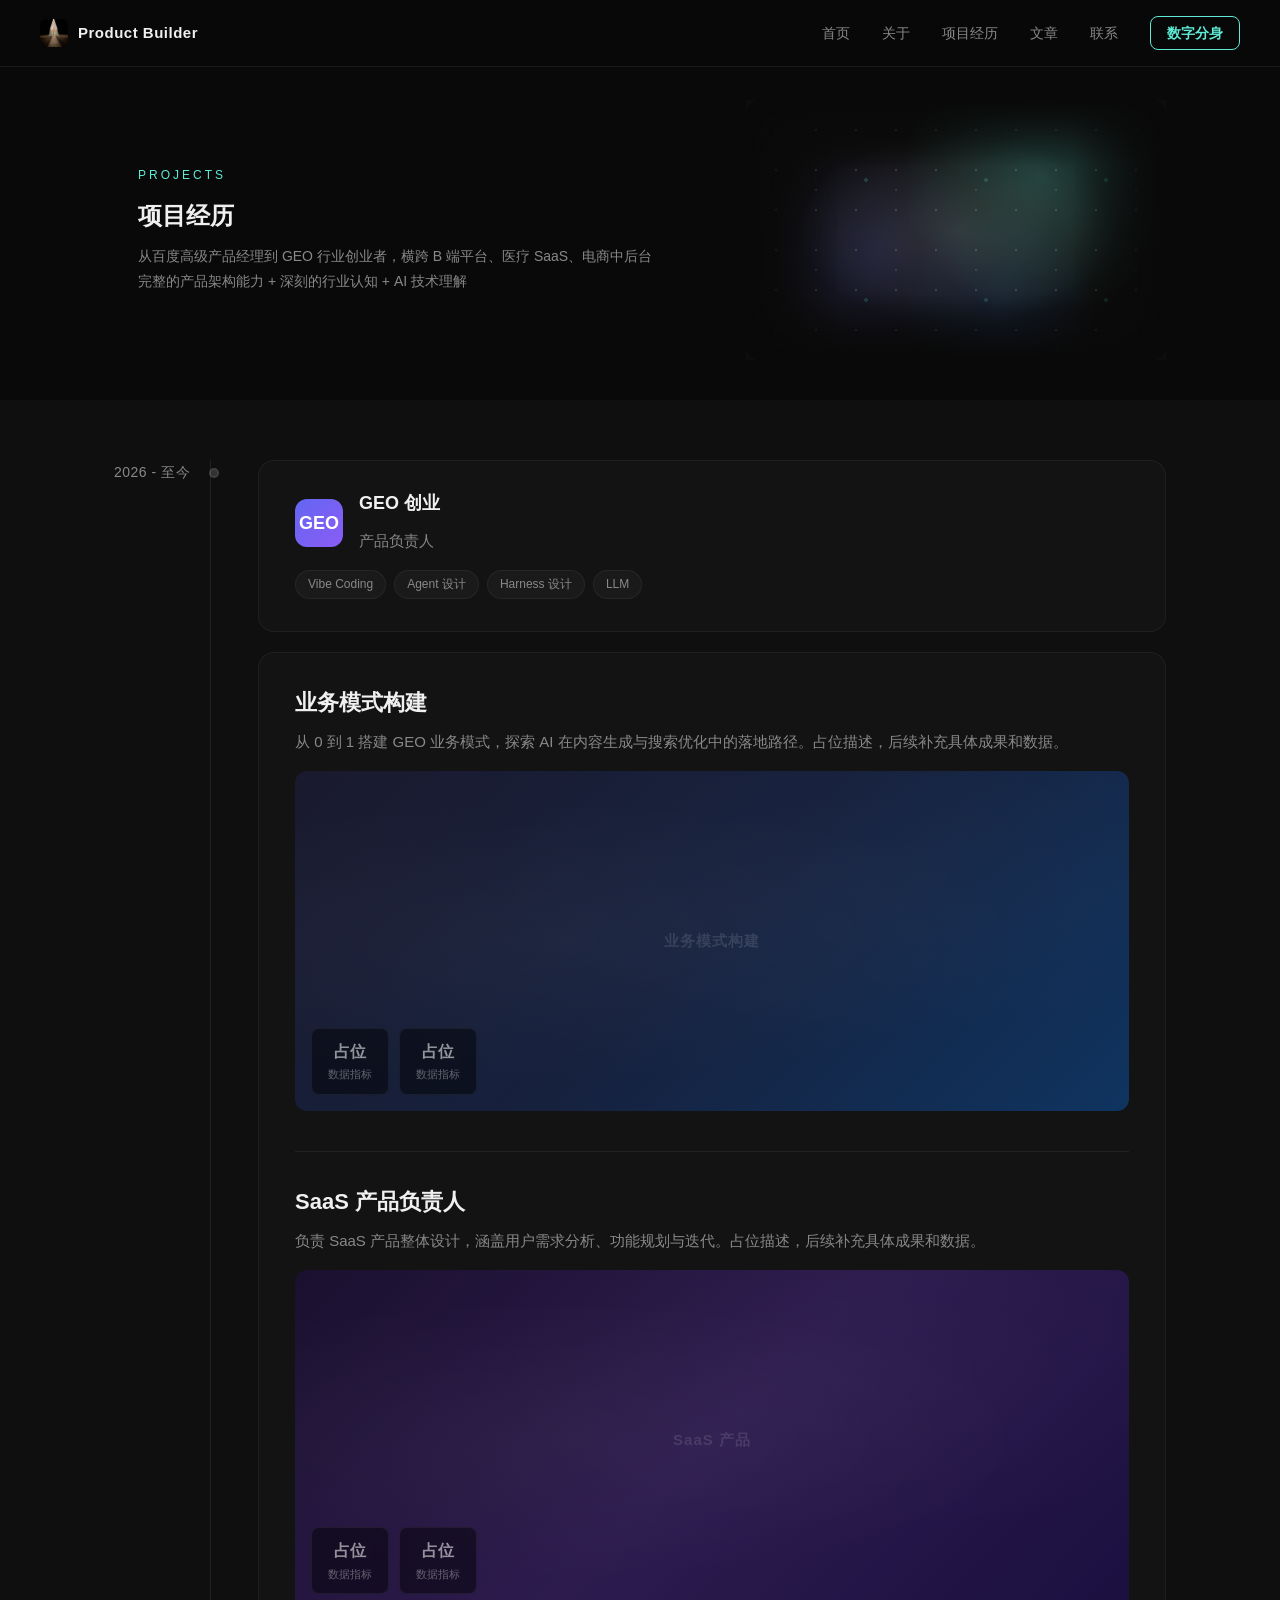
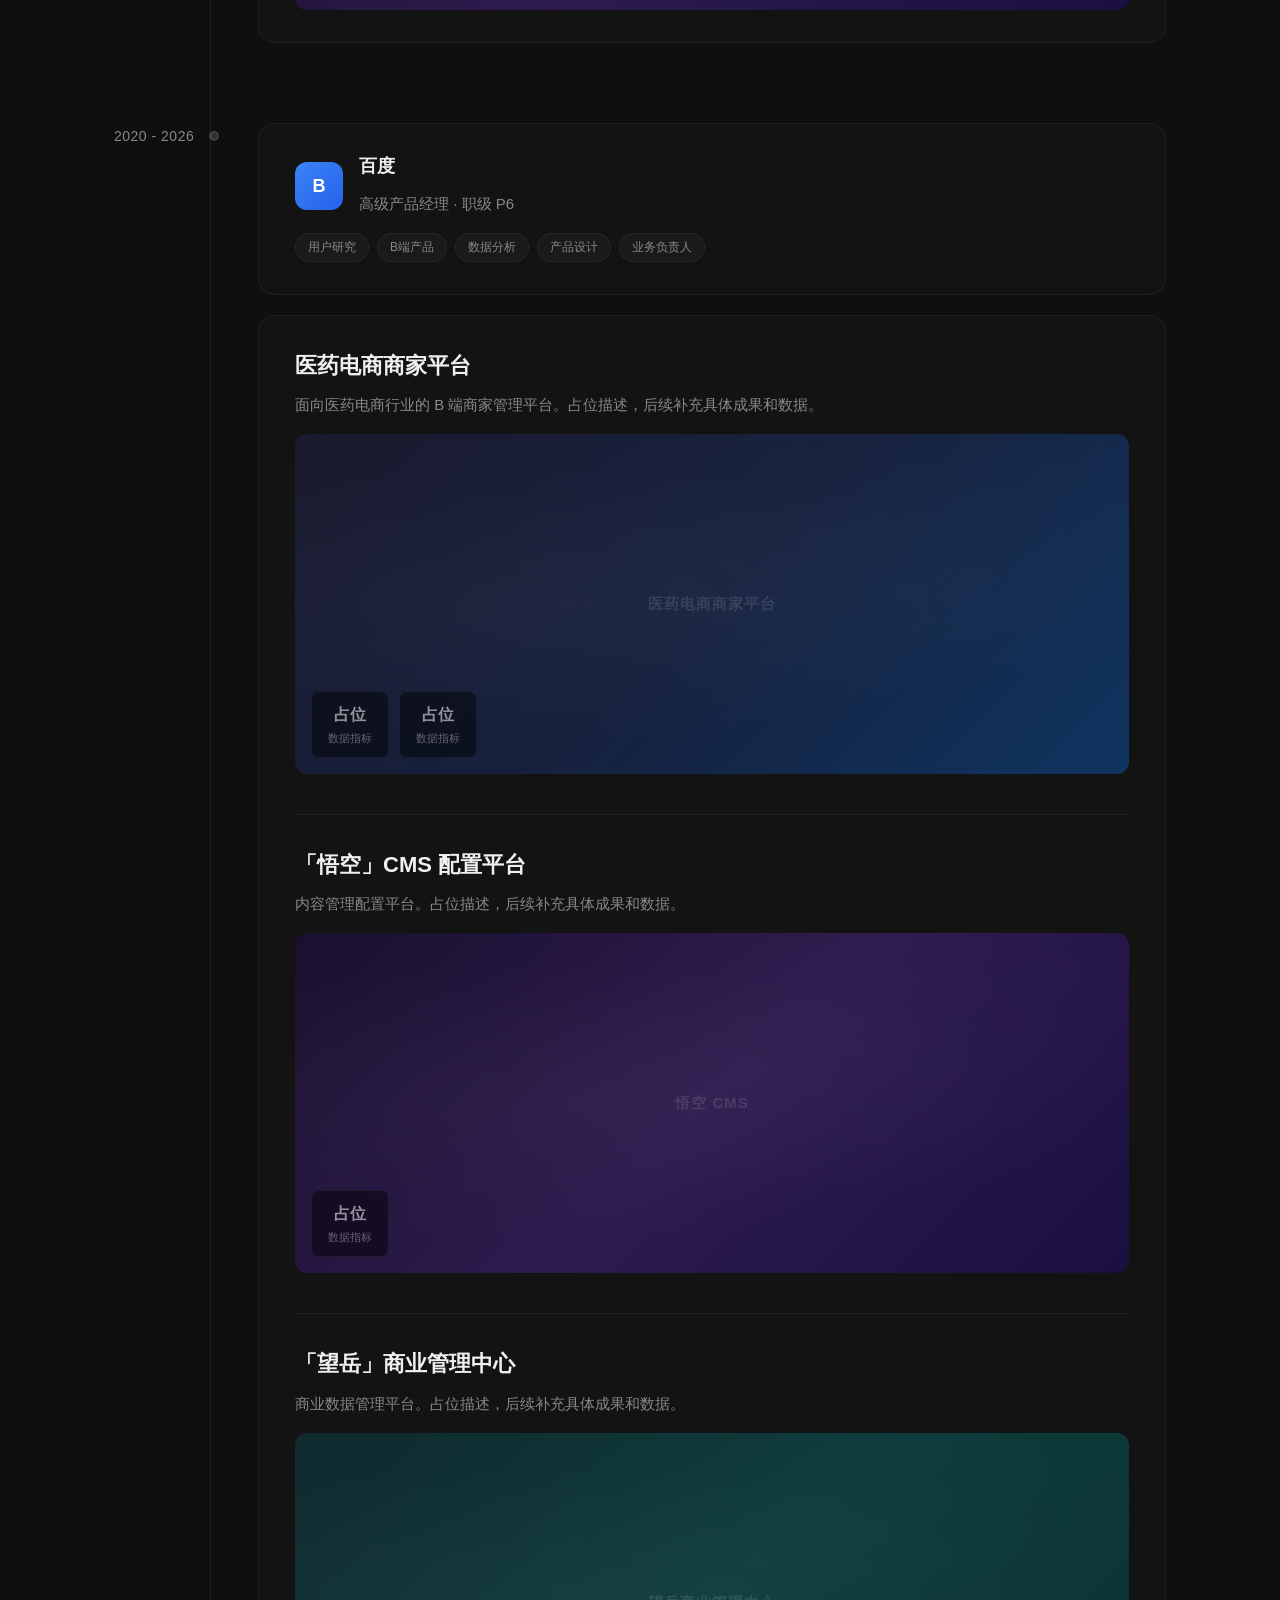
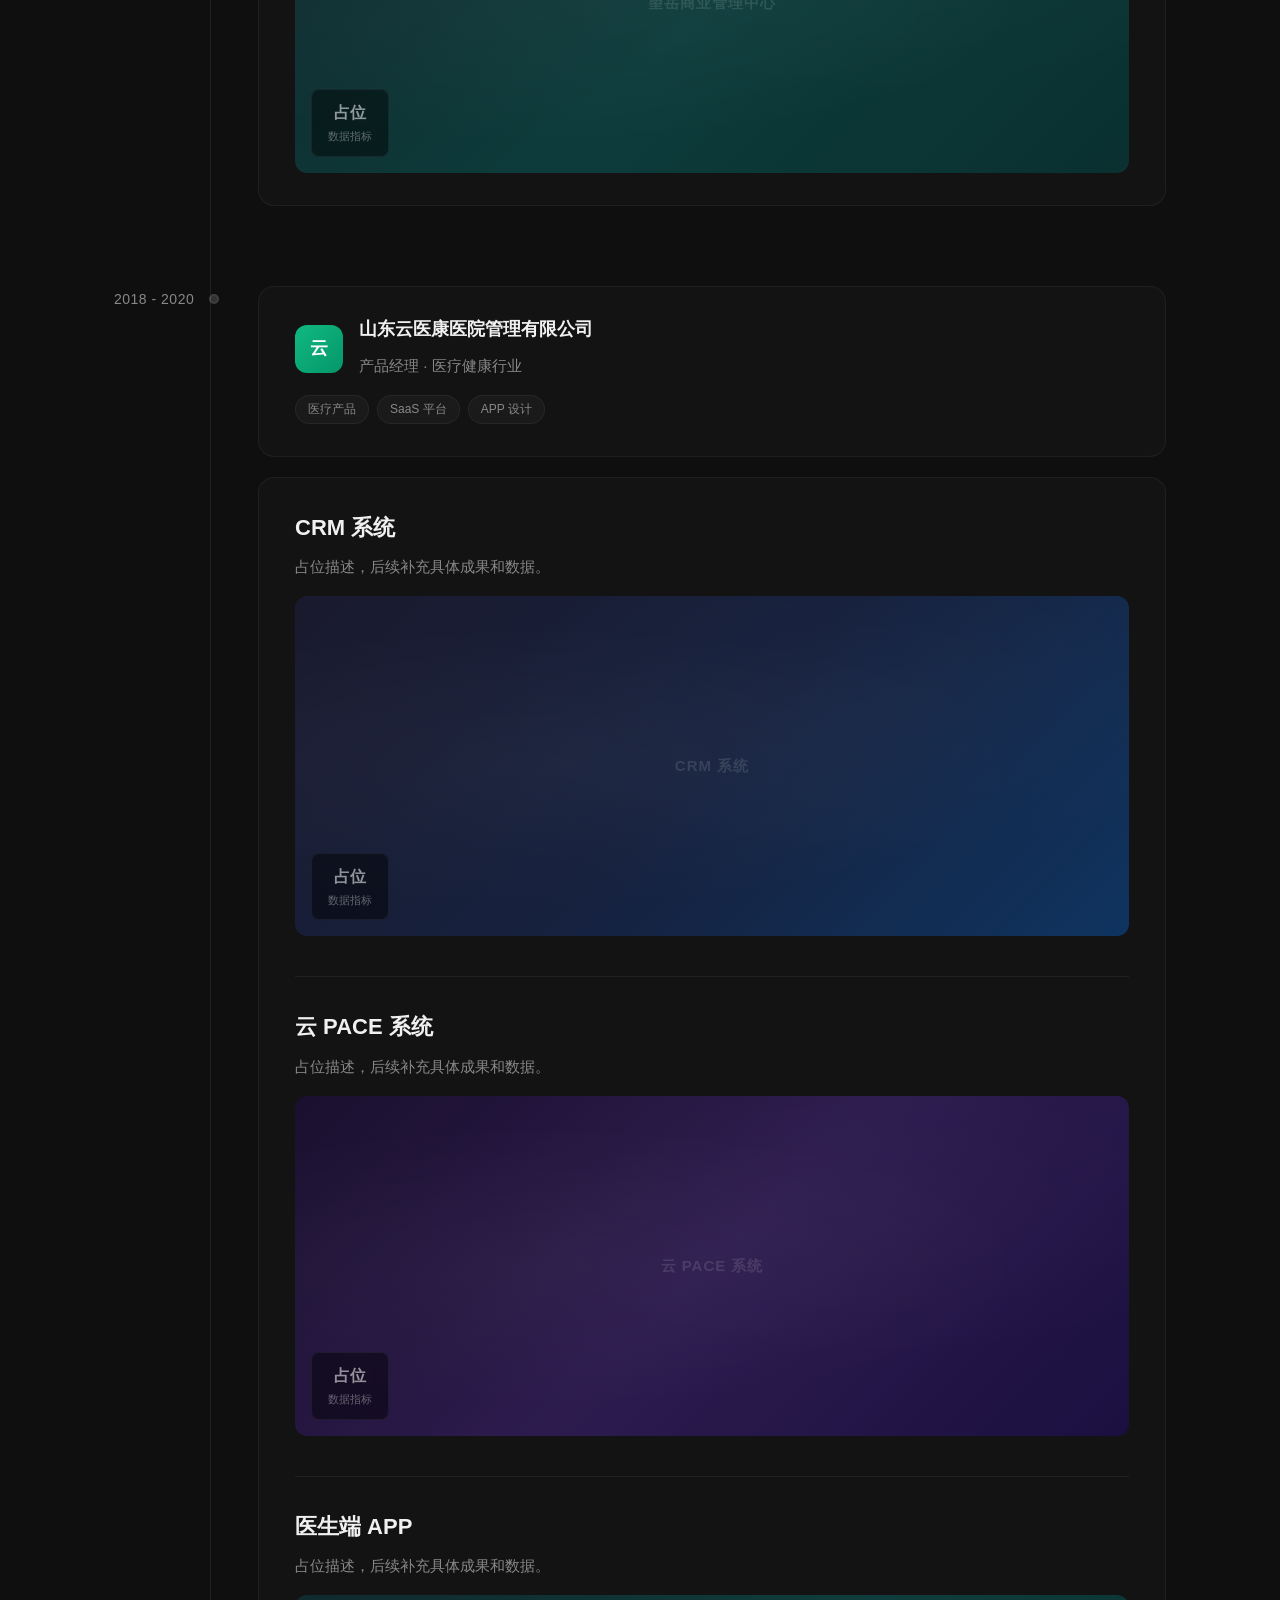
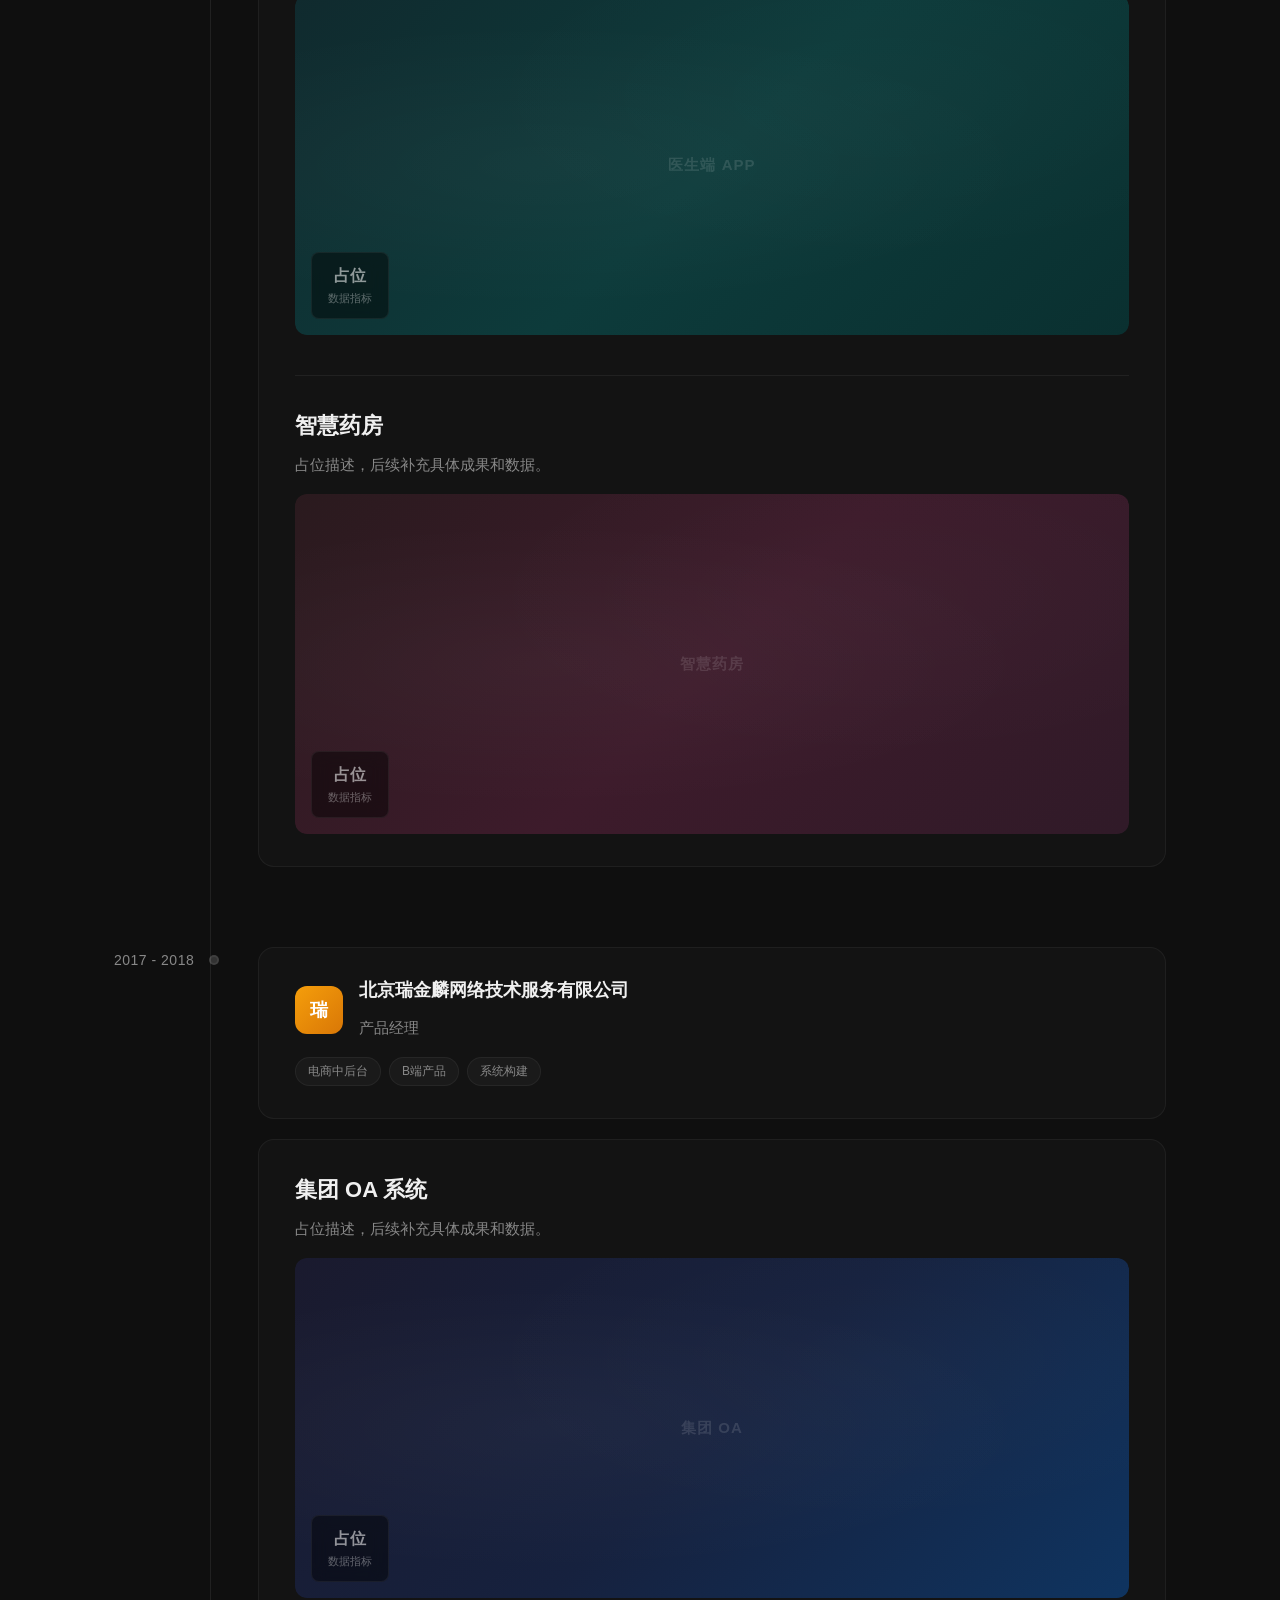
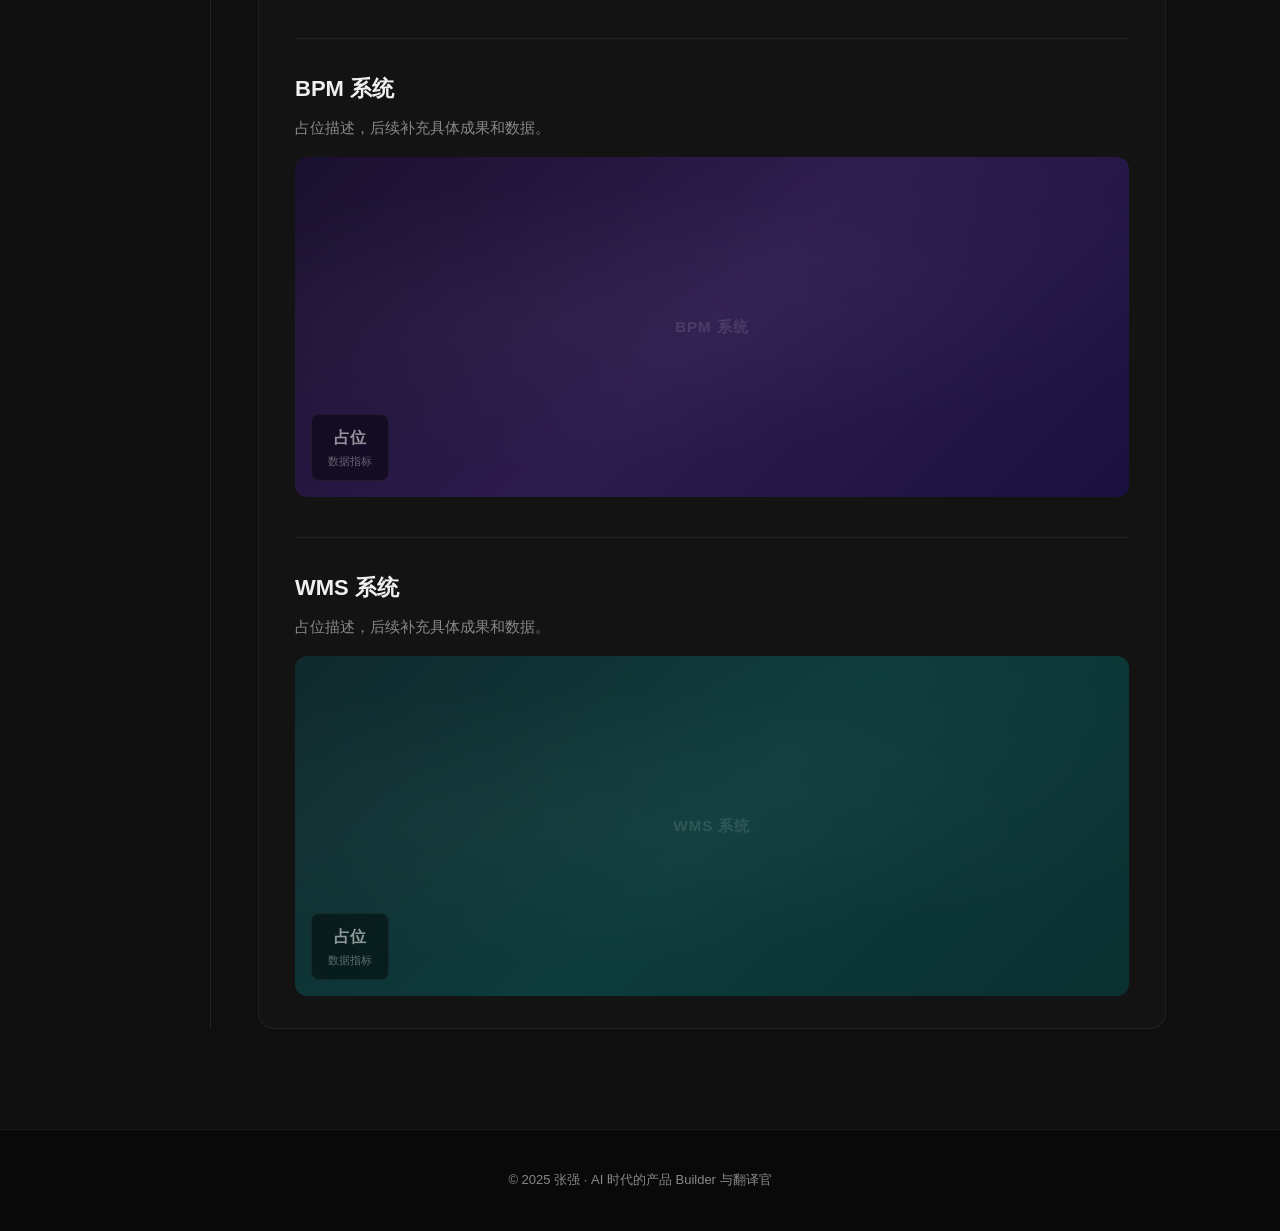
<file: projects.html>
<!DOCTYPE html>
<html lang="zh-CN">
<head>
    <meta charset="UTF-8">
    <meta name="viewport" content="width=device-width, initial-scale=1.0">
    <title>项目经历 - 张强</title>
    <link rel="icon" type="image/x-icon" href="favicon.ico?v=3">
    <link rel="icon" type="image/svg+xml" href="favicon.svg?v=3">
    <link rel="apple-touch-icon" href="apple-touch-icon.png?v=3">
    <link rel="stylesheet" href="style.css">
</head>
<body>
    <nav>
        <div class="nav-left">
            <a href="index.html" class="nav-home-link">
                <img src="images/avatar.jpg" alt="张强" class="nav-icon">
                <span class="nav-brand">Product Builder</span>
            </a>
        </div>
        <div class="nav-right">
            <a href="index.html">首页</a>
            <a href="index.html#about">关于</a>
            <a href="projects.html">项目经历</a>
            <a href="articles.html">文章</a>
            <a href="index.html#contact">联系</a>
            <a class="nav-agent-btn" href="javascript:void(0)">数字分身</a>
        </div>
    </nav>

    <!-- 页面头部 -->
    <section class="page-hero">
        <div class="page-hero-content">
            <div class="section-label">PROJECTS</div>
            <h2>项目经历</h2>
            <p class="articles-hero-desc">
                从百度高级产品经理到 GEO 行业创业者，横跨 B 端平台、医疗 SaaS、电商中后台<br>
                完整的产品架构能力 + 深刻的行业认知 + AI 技术理解
            </p>
        </div>
        <div class="page-hero-img">
            <div class="hero-img-placeholder"></div>
        </div>
    </section>

    <!-- 时间轴 -->
    <section class="section page-timeline-section">
        <div class="timeline">

            <!-- GEO 创业 -->
            <div class="tl-item">
                <div class="tl-marker">
                    <span class="tl-time">2026 - 至今</span>
                    <div class="tl-dot active"></div>
                </div>
                <div class="tl-body">
                    <div class="company-block">
                        <div class="company-header">
                            <div class="company-logo geo-logo">GEO</div>
                            <div class="company-info">
                                <h3 class="company-name">GEO 创业</h3>
                                <p class="company-role">产品负责人</p>
                            </div>
                        </div>
                        <div class="company-tags">
                            <span>Vibe Coding</span><span>Agent 设计</span><span>Harness 设计</span><span>LLM</span>
                        </div>
                    </div>

                    <div class="projects-block">
                        <div class="project-cards">
                            <div class="project-card">
                                <div class="project-content">
                                    <h4 class="project-title">业务模式构建</h4>
                                    <p class="project-desc">从 0 到 1 搭建 GEO 业务模式，探索 AI 在内容生成与搜索优化中的落地路径。占位描述，后续补充具体成果和数据。</p>
                                </div>
                                <div class="project-img">
                                    <div class="img-placeholder"><span>业务模式构建</span></div>
                                    <div class="project-stats">
                                        <div class="stat-item"><span class="stat-value">占位</span><span class="stat-label">数据指标</span></div>
                                        <div class="stat-item"><span class="stat-value">占位</span><span class="stat-label">数据指标</span></div>
                                    </div>
                                </div>
                            </div>

                            <div class="project-card">
                                <div class="project-content">
                                    <h4 class="project-title">SaaS 产品负责人</h4>
                                    <p class="project-desc">负责 SaaS 产品整体设计，涵盖用户需求分析、功能规划与迭代。占位描述，后续补充具体成果和数据。</p>
                                </div>
                                <div class="project-img">
                                    <div class="img-placeholder"><span>SaaS 产品</span></div>
                                    <div class="project-stats">
                                        <div class="stat-item"><span class="stat-value">占位</span><span class="stat-label">数据指标</span></div>
                                        <div class="stat-item"><span class="stat-value">占位</span><span class="stat-label">数据指标</span></div>
                                    </div>
                                </div>
                            </div>
                        </div>
                    </div>
                </div>
            </div>

            <!-- 百度 -->
            <div class="tl-item">
                <div class="tl-marker">
                    <span class="tl-time">2020 - 2026</span>
                    <div class="tl-dot"></div>
                </div>
                <div class="tl-body">
                    <div class="company-block">
                        <div class="company-header">
                            <div class="company-logo baidu-logo">B</div>
                            <div class="company-info">
                                <h3 class="company-name">百度</h3>
                                <p class="company-role">高级产品经理 · 职级 P6</p>
                            </div>
                        </div>
                        <div class="company-tags">
                            <span>用户研究</span><span>B端产品</span><span>数据分析</span><span>产品设计</span><span>业务负责人</span>
                        </div>
                    </div>

                    <div class="projects-block">
                        <div class="project-cards">
                            <div class="project-card">
                                <div class="project-content">
                                    <h4 class="project-title">医药电商商家平台</h4>
                                    <p class="project-desc">面向医药电商行业的 B 端商家管理平台。占位描述，后续补充具体成果和数据。</p>
                                </div>
                                <div class="project-img">
                                    <div class="img-placeholder"><span>医药电商商家平台</span></div>
                                    <div class="project-stats">
                                        <div class="stat-item"><span class="stat-value">占位</span><span class="stat-label">数据指标</span></div>
                                        <div class="stat-item"><span class="stat-value">占位</span><span class="stat-label">数据指标</span></div>
                                    </div>
                                </div>
                            </div>

                            <div class="project-card">
                                <div class="project-content">
                                    <h4 class="project-title">「悟空」CMS 配置平台</h4>
                                    <p class="project-desc">内容管理配置平台。占位描述，后续补充具体成果和数据。</p>
                                </div>
                                <div class="project-img">
                                    <div class="img-placeholder"><span>悟空 CMS</span></div>
                                    <div class="project-stats">
                                        <div class="stat-item"><span class="stat-value">占位</span><span class="stat-label">数据指标</span></div>
                                    </div>
                                </div>
                            </div>

                            <div class="project-card">
                                <div class="project-content">
                                    <h4 class="project-title">「望岳」商业管理中心</h4>
                                    <p class="project-desc">商业数据管理平台。占位描述，后续补充具体成果和数据。</p>
                                </div>
                                <div class="project-img">
                                    <div class="img-placeholder"><span>望岳商业管理中心</span></div>
                                    <div class="project-stats">
                                        <div class="stat-item"><span class="stat-value">占位</span><span class="stat-label">数据指标</span></div>
                                    </div>
                                </div>
                            </div>
                        </div>
                    </div>
                </div>
            </div>

            <!-- 山东云医康 -->
            <div class="tl-item">
                <div class="tl-marker">
                    <span class="tl-time">2018 - 2020</span>
                    <div class="tl-dot"></div>
                </div>
                <div class="tl-body">
                    <div class="company-block">
                        <div class="company-header">
                            <div class="company-logo yyk-logo">云</div>
                            <div class="company-info">
                                <h3 class="company-name">山东云医康医院管理有限公司</h3>
                                <p class="company-role">产品经理 · 医疗健康行业</p>
                            </div>
                        </div>
                        <div class="company-tags">
                            <span>医疗产品</span><span>SaaS 平台</span><span>APP 设计</span>
                        </div>
                    </div>

                    <div class="projects-block">
                        <div class="project-cards">
                            <div class="project-card">
                                <div class="project-content">
                                    <h4 class="project-title">CRM 系统</h4>
                                    <p class="project-desc">占位描述，后续补充具体成果和数据。</p>
                                </div>
                                <div class="project-img">
                                    <div class="img-placeholder"><span>CRM 系统</span></div>
                                    <div class="project-stats">
                                        <div class="stat-item"><span class="stat-value">占位</span><span class="stat-label">数据指标</span></div>
                                    </div>
                                </div>
                            </div>

                            <div class="project-card">
                                <div class="project-content">
                                    <h4 class="project-title">云 PACE 系统</h4>
                                    <p class="project-desc">占位描述，后续补充具体成果和数据。</p>
                                </div>
                                <div class="project-img">
                                    <div class="img-placeholder"><span>云 PACE 系统</span></div>
                                    <div class="project-stats">
                                        <div class="stat-item"><span class="stat-value">占位</span><span class="stat-label">数据指标</span></div>
                                    </div>
                                </div>
                            </div>

                            <div class="project-card">
                                <div class="project-content">
                                    <h4 class="project-title">医生端 APP</h4>
                                    <p class="project-desc">占位描述，后续补充具体成果和数据。</p>
                                </div>
                                <div class="project-img">
                                    <div class="img-placeholder"><span>医生端 APP</span></div>
                                    <div class="project-stats">
                                        <div class="stat-item"><span class="stat-value">占位</span><span class="stat-label">数据指标</span></div>
                                    </div>
                                </div>
                            </div>

                            <div class="project-card">
                                <div class="project-content">
                                    <h4 class="project-title">智慧药房</h4>
                                    <p class="project-desc">占位描述，后续补充具体成果和数据。</p>
                                </div>
                                <div class="project-img">
                                    <div class="img-placeholder"><span>智慧药房</span></div>
                                    <div class="project-stats">
                                        <div class="stat-item"><span class="stat-value">占位</span><span class="stat-label">数据指标</span></div>
                                    </div>
                                </div>
                            </div>
                        </div>
                    </div>
                </div>
            </div>

            <!-- 北京瑞金麟 -->
            <div class="tl-item">
                <div class="tl-marker">
                    <span class="tl-time">2017 - 2018</span>
                    <div class="tl-dot"></div>
                </div>
                <div class="tl-body">
                    <div class="company-block">
                        <div class="company-header">
                            <div class="company-logo rjl-logo">瑞</div>
                            <div class="company-info">
                                <h3 class="company-name">北京瑞金麟网络技术服务有限公司</h3>
                                <p class="company-role">产品经理</p>
                            </div>
                        </div>
                        <div class="company-tags">
                            <span>电商中后台</span><span>B端产品</span><span>系统构建</span>
                        </div>
                    </div>

                    <div class="projects-block">
                        <div class="project-cards">
                            <div class="project-card">
                                <div class="project-content">
                                    <h4 class="project-title">集团 OA 系统</h4>
                                    <p class="project-desc">占位描述，后续补充具体成果和数据。</p>
                                </div>
                                <div class="project-img">
                                    <div class="img-placeholder"><span>集团 OA</span></div>
                                    <div class="project-stats">
                                        <div class="stat-item"><span class="stat-value">占位</span><span class="stat-label">数据指标</span></div>
                                    </div>
                                </div>
                            </div>

                            <div class="project-card">
                                <div class="project-content">
                                    <h4 class="project-title">BPM 系统</h4>
                                    <p class="project-desc">占位描述，后续补充具体成果和数据。</p>
                                </div>
                                <div class="project-img">
                                    <div class="img-placeholder"><span>BPM 系统</span></div>
                                    <div class="project-stats">
                                        <div class="stat-item"><span class="stat-value">占位</span><span class="stat-label">数据指标</span></div>
                                    </div>
                                </div>
                            </div>

                            <div class="project-card">
                                <div class="project-content">
                                    <h4 class="project-title">WMS 系统</h4>
                                    <p class="project-desc">占位描述，后续补充具体成果和数据。</p>
                                </div>
                                <div class="project-img">
                                    <div class="img-placeholder"><span>WMS 系统</span></div>
                                    <div class="project-stats">
                                        <div class="stat-item"><span class="stat-value">占位</span><span class="stat-label">数据指标</span></div>
                                    </div>
                                </div>
                            </div>
                        </div>
                    </div>
                </div>
            </div>

        </div>
    </section>

    <footer>
        <p>© 2025 张强 · AI 时代的产品 Builder 与翻译官</p>
    </footer>

    <script>
        // 时间轴圆点高亮
        (function () {
            const items = document.querySelectorAll('.tl-item');
            const dots = document.querySelectorAll('.tl-dot');

            function update() {
                let activeIdx = -1;
                for (let i = items.length - 1; i >= 0; i--) {
                    if (items[i].getBoundingClientRect().top <= 130) {
                        activeIdx = i;
                        break;
                    }
                }
                dots.forEach((d, i) => d.classList.toggle('active', i === activeIdx));
            }

            window.addEventListener('scroll', update, { passive: true });
            update();
        })();
    </script>
</body>
</html>
</file>
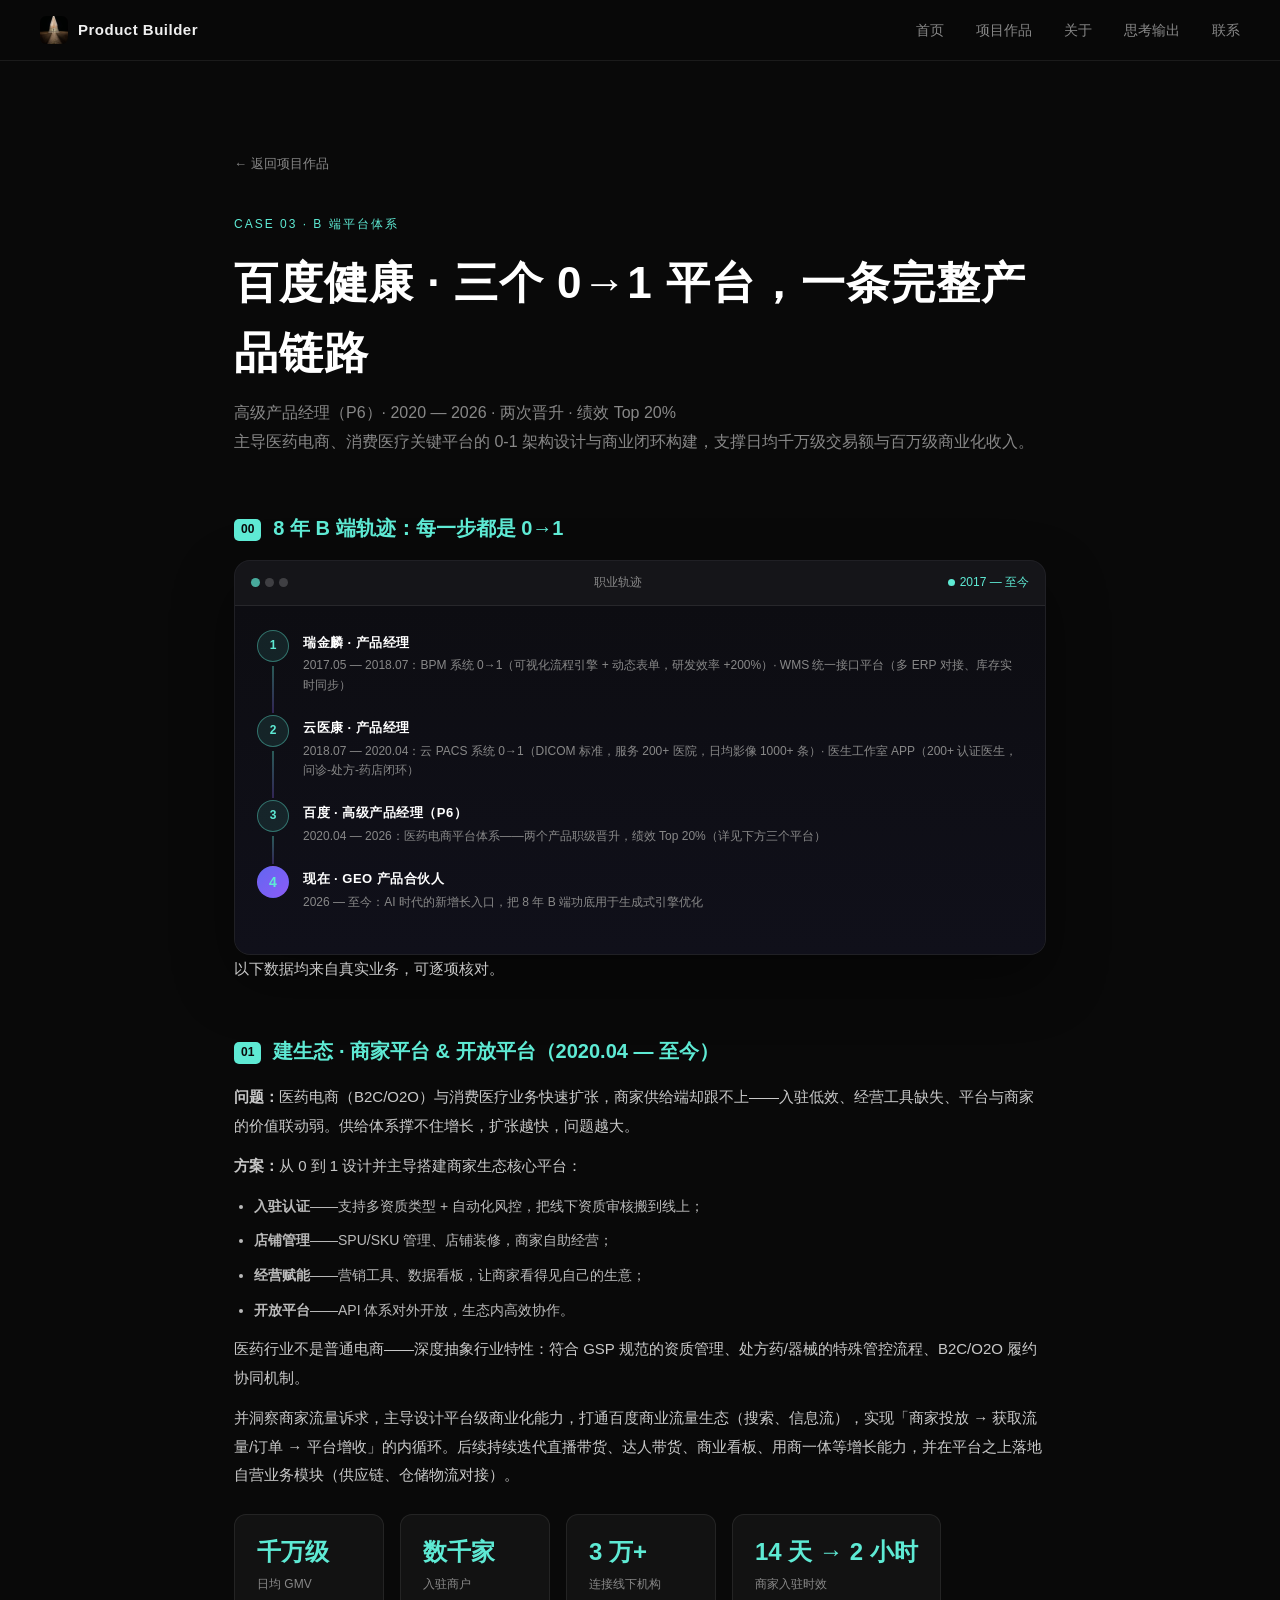
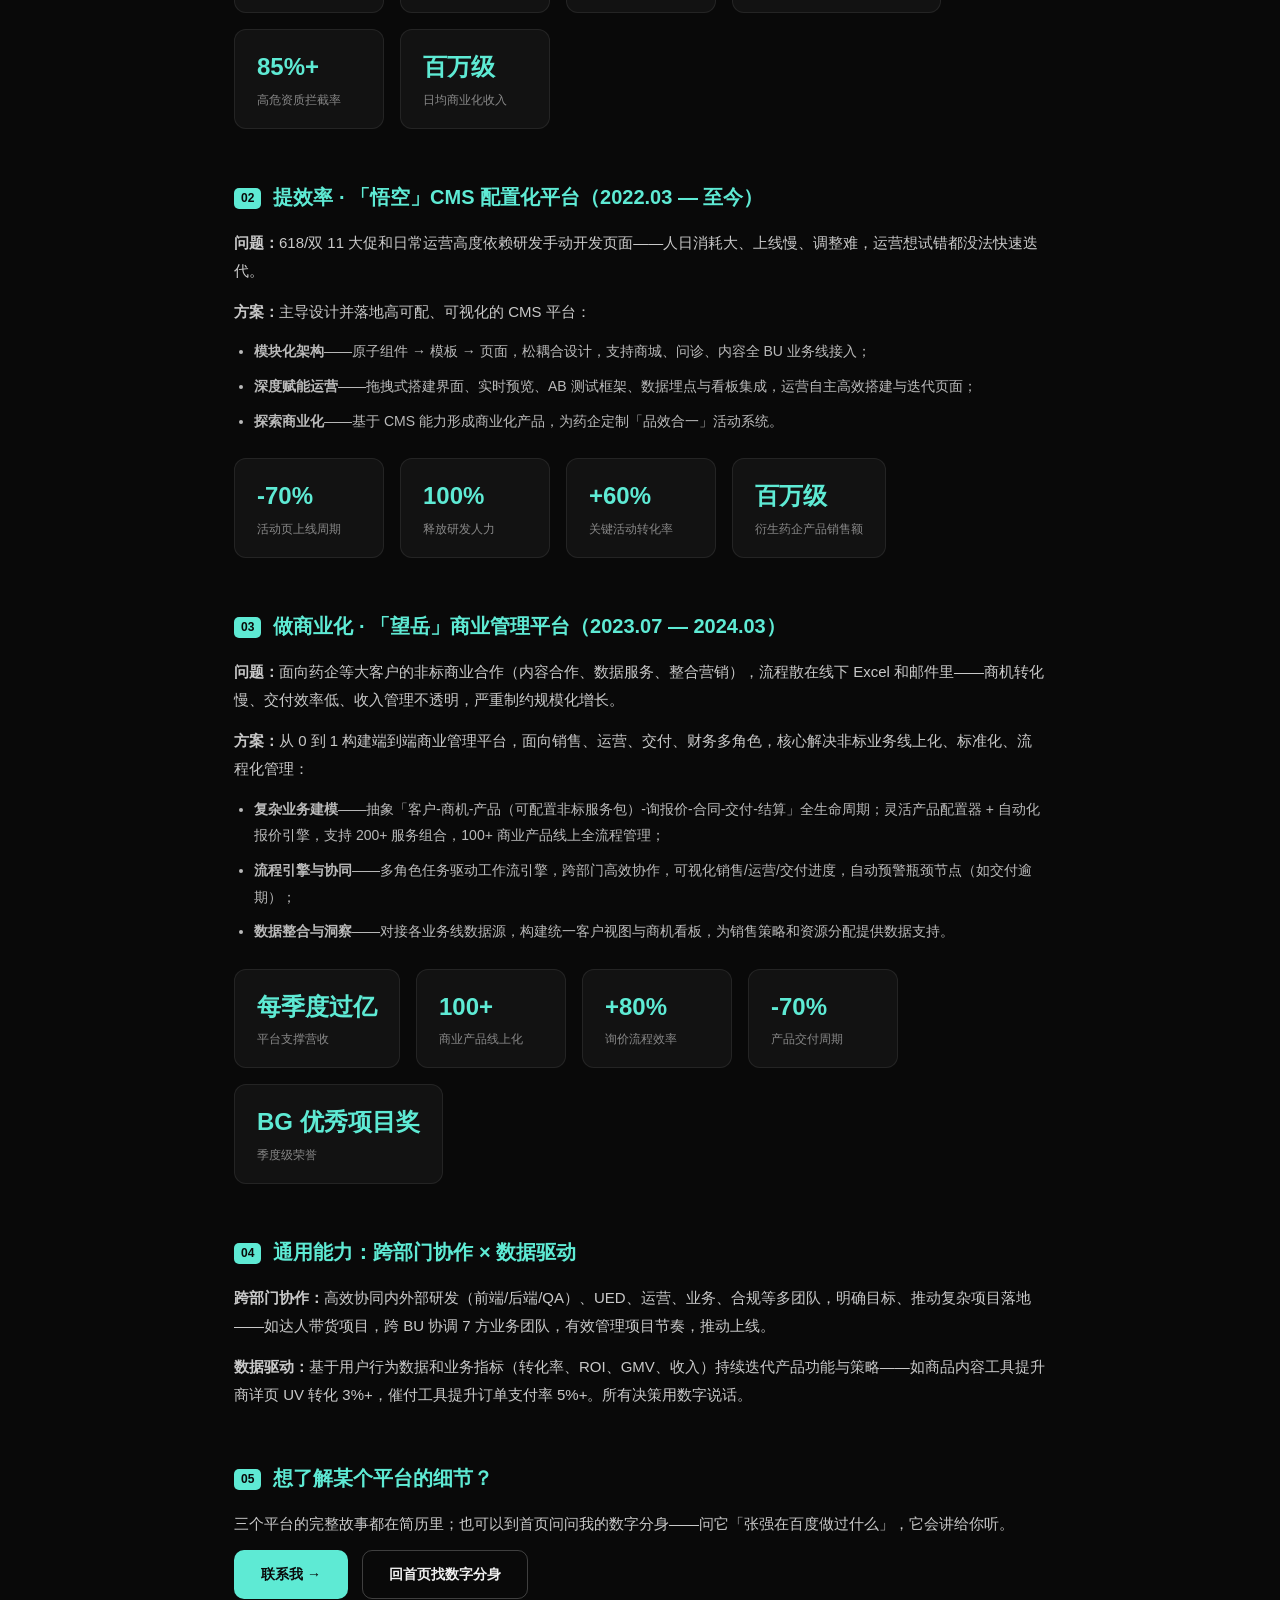
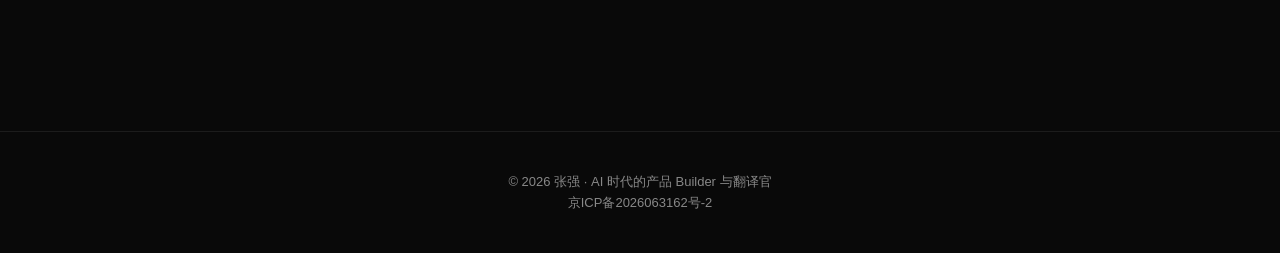
<file: cases/baidu.html>
<!DOCTYPE html>
<html lang="zh-CN">
<head>
    <meta charset="UTF-8">
    <meta name="viewport" content="width=device-width, initial-scale=1.0">
    <title>Case 03 · 百度健康平台体系 - 张强作品集</title>
    <link rel="icon" type="image/x-icon" href="../favicon.ico?v=3">
    <link rel="icon" type="image/svg+xml" href="../favicon.svg?v=3">
    <link rel="apple-touch-icon" href="../apple-touch-icon.png?v=3">
    <link rel="stylesheet" href="../style.css">
</head>
<body id="top">
    <!-- 导航栏 -->
    <nav>
        <div class="nav-left">
            <a href="../index.html" class="nav-home-link">
                <img src="../images/avatar.jpg" alt="张强" class="nav-icon">
                <span class="nav-brand">Product Builder</span>
            </a>
        </div>
        <div class="nav-right">
            <a href="../index.html">首页</a>
            <a href="../index.html#work">项目作品</a>
            <a href="../index.html#about">关于</a>
            <a href="../articles.html">思考输出</a>
            <a href="../index.html#contact">联系</a>
        </div>
    </nav>

    <div class="case-page">
        <a class="case-back" href="../index.html#work">← 返回项目作品</a>

        <p class="case-kicker">CASE 03 · B 端平台体系</p>
        <h1>百度健康 · 三个 0→1 平台，一条完整产品链路</h1>
        <p class="case-lead">
            高级产品经理（P6）· 2020 — 2026 · 两次晋升 · 绩效 Top 20%<br>
            主导医药电商、消费医疗关键平台的 0-1 架构设计与商业闭环构建，支撑日均千万级交易额与百万级商业化收入。
        </p>

        <!-- 00 8 年轨迹 -->
        <div class="case-block">
            <h2><span class="cb-num">00</span>8 年 B 端轨迹：每一步都是 0→1</h2>
            <div class="case-screen">
                <div class="case-screen-top">
                    <span class="cs-dots"><i></i><i></i><i></i></span>
                    <span class="cs-title">职业轨迹</span>
                    <span class="cs-status"><i class="status-dot"></i>2017 — 至今</span>
                </div>
                <div class="journey-map">
                    <div class="jm-node">
                        <span class="jm-dot">1</span>
                        <div class="jm-body">
                            <strong>瑞金麟 · 产品经理</strong>
                            <span>2017.05 — 2018.07：BPM 系统 0→1（可视化流程引擎 + 动态表单，研发效率 +200%）· WMS 统一接口平台（多 ERP 对接、库存实时同步）</span>
                        </div>
                    </div>
                    <div class="jm-node">
                        <span class="jm-dot">2</span>
                        <div class="jm-body">
                            <strong>云医康 · 产品经理</strong>
                            <span>2018.07 — 2020.04：云 PACS 系统 0→1（DICOM 标准，服务 200+ 医院，日均影像 1000+ 条）· 医生工作室 APP（200+ 认证医生，问诊-处方-药店闭环）</span>
                        </div>
                    </div>
                    <div class="jm-node">
                        <span class="jm-dot">3</span>
                        <div class="jm-body">
                            <strong>百度 · 高级产品经理（P6）</strong>
                            <span>2020.04 — 2026：医药电商平台体系——两个产品职级晋升，绩效 Top 20%（详见下方三个平台）</span>
                        </div>
                    </div>
                    <div class="jm-node jm-node-final">
                        <span class="jm-dot">4</span>
                        <div class="jm-body">
                            <strong>现在 · GEO 产品合伙人</strong>
                            <span>2026 — 至今：AI 时代的新增长入口，把 8 年 B 端功底用于生成式引擎优化</span>
                        </div>
                    </div>
                </div>
            </div>
            <p>以下数据均来自真实业务，可逐项核对。</p>
        </div>

        <!-- 01 建生态 -->
        <div class="case-block">
            <h2><span class="cb-num">01</span>建生态 · 商家平台 &amp; 开放平台（2020.04 — 至今）</h2>
            <p><strong>问题：</strong>医药电商（B2C/O2O）与消费医疗业务快速扩张，商家供给端却跟不上——入驻低效、经营工具缺失、平台与商家的价值联动弱。供给体系撑不住增长，扩张越快，问题越大。</p>
            <p><strong>方案：</strong>从 0 到 1 设计并主导搭建商家生态核心平台：</p>
            <ul>
                <li><strong>入驻认证</strong>——支持多资质类型 + 自动化风控，把线下资质审核搬到线上；</li>
                <li><strong>店铺管理</strong>——SPU/SKU 管理、店铺装修，商家自助经营；</li>
                <li><strong>经营赋能</strong>——营销工具、数据看板，让商家看得见自己的生意；</li>
                <li><strong>开放平台</strong>——API 体系对外开放，生态内高效协作。</li>
            </ul>
            <p>医药行业不是普通电商——深度抽象行业特性：符合 GSP 规范的资质管理、处方药/器械的特殊管控流程、B2C/O2O 履约协同机制。</p>
            <p>并洞察商家流量诉求，主导设计平台级商业化能力，打通百度商业流量生态（搜索、信息流），实现「商家投放 → 获取流量/订单 → 平台增收」的内循环。后续持续迭代直播带货、达人带货、商业看板、用商一体等增长能力，并在平台之上落地自营业务模块（供应链、仓储物流对接）。</p>
            <div class="case-metrics">
                <div class="case-metric">
                    <div class="cm-value">千万级</div>
                    <div class="cm-label">日均 GMV</div>
                </div>
                <div class="case-metric">
                    <div class="cm-value">数千家</div>
                    <div class="cm-label">入驻商户</div>
                </div>
                <div class="case-metric">
                    <div class="cm-value">3 万+</div>
                    <div class="cm-label">连接线下机构</div>
                </div>
                <div class="case-metric">
                    <div class="cm-value">14 天 → 2 小时</div>
                    <div class="cm-label">商家入驻时效</div>
                </div>
                <div class="case-metric">
                    <div class="cm-value">85%+</div>
                    <div class="cm-label">高危资质拦截率</div>
                </div>
                <div class="case-metric">
                    <div class="cm-value">百万级</div>
                    <div class="cm-label">日均商业化收入</div>
                </div>
            </div>
        </div>

        <!-- 02 提效率 -->
        <div class="case-block">
            <h2><span class="cb-num">02</span>提效率 · 「悟空」CMS 配置化平台（2022.03 — 至今）</h2>
            <p><strong>问题：</strong>618/双 11 大促和日常运营高度依赖研发手动开发页面——人日消耗大、上线慢、调整难，运营想试错都没法快速迭代。</p>
            <p><strong>方案：</strong>主导设计并落地高可配、可视化的 CMS 平台：</p>
            <ul>
                <li><strong>模块化架构</strong>——原子组件 → 模板 → 页面，松耦合设计，支持商城、问诊、内容全 BU 业务线接入；</li>
                <li><strong>深度赋能运营</strong>——拖拽式搭建界面、实时预览、AB 测试框架、数据埋点与看板集成，运营自主高效搭建与迭代页面；</li>
                <li><strong>探索商业化</strong>——基于 CMS 能力形成商业化产品，为药企定制「品效合一」活动系统。</li>
            </ul>
            <div class="case-metrics">
                <div class="case-metric">
                    <div class="cm-value">-70%</div>
                    <div class="cm-label">活动页上线周期</div>
                </div>
                <div class="case-metric">
                    <div class="cm-value">100%</div>
                    <div class="cm-label">释放研发人力</div>
                </div>
                <div class="case-metric">
                    <div class="cm-value">+60%</div>
                    <div class="cm-label">关键活动转化率</div>
                </div>
                <div class="case-metric">
                    <div class="cm-value">百万级</div>
                    <div class="cm-label">衍生药企产品销售额</div>
                </div>
            </div>
        </div>

        <!-- 03 做商业化 -->
        <div class="case-block">
            <h2><span class="cb-num">03</span>做商业化 · 「望岳」商业管理平台（2023.07 — 2024.03）</h2>
            <p><strong>问题：</strong>面向药企等大客户的非标商业合作（内容合作、数据服务、整合营销），流程散在线下 Excel 和邮件里——商机转化慢、交付效率低、收入管理不透明，严重制约规模化增长。</p>
            <p><strong>方案：</strong>从 0 到 1 构建端到端商业管理平台，面向销售、运营、交付、财务多角色，核心解决非标业务线上化、标准化、流程化管理：</p>
            <ul>
                <li><strong>复杂业务建模</strong>——抽象「客户-商机-产品（可配置非标服务包）-询报价-合同-交付-结算」全生命周期；灵活产品配置器 + 自动化报价引擎，支持 200+ 服务组合，100+ 商业产品线上全流程管理；</li>
                <li><strong>流程引擎与协同</strong>——多角色任务驱动工作流引擎，跨部门高效协作，可视化销售/运营/交付进度，自动预警瓶颈节点（如交付逾期）；</li>
                <li><strong>数据整合与洞察</strong>——对接各业务线数据源，构建统一客户视图与商机看板，为销售策略和资源分配提供数据支持。</li>
            </ul>
            <div class="case-metrics">
                <div class="case-metric">
                    <div class="cm-value">每季度过亿</div>
                    <div class="cm-label">平台支撑营收</div>
                </div>
                <div class="case-metric">
                    <div class="cm-value">100+</div>
                    <div class="cm-label">商业产品线上化</div>
                </div>
                <div class="case-metric">
                    <div class="cm-value">+80%</div>
                    <div class="cm-label">询价流程效率</div>
                </div>
                <div class="case-metric">
                    <div class="cm-value">-70%</div>
                    <div class="cm-label">产品交付周期</div>
                </div>
                <div class="case-metric">
                    <div class="cm-value">BG 优秀项目奖</div>
                    <div class="cm-label">季度级荣誉</div>
                </div>
            </div>
        </div>

        <!-- 04 通用能力 -->
        <div class="case-block">
            <h2><span class="cb-num">04</span>通用能力：跨部门协作 × 数据驱动</h2>
            <p><strong>跨部门协作：</strong>高效协同内外部研发（前端/后端/QA）、UED、运营、业务、合规等多团队，明确目标、推动复杂项目落地——如达人带货项目，跨 BU 协调 7 方业务团队，有效管理项目节奏，推动上线。</p>
            <p><strong>数据驱动：</strong>基于用户行为数据和业务指标（转化率、ROI、GMV、收入）持续迭代产品功能与策略——如商品内容工具提升商详页 UV 转化 3%+，催付工具提升订单支付率 5%+。所有决策用数字说话。</p>
        </div>

        <!-- 05 结语 -->
        <div class="case-block">
            <h2><span class="cb-num">05</span>想了解某个平台的细节？</h2>
            <p>三个平台的完整故事都在简历里；也可以到首页问问我的数字分身——问它「张强在百度做过什么」，它会讲给你听。</p>
            <div class="case-actions">
                <a class="primary-cta" href="../index.html#contact">联系我 →</a>
                <a class="ghost-cta" href="../index.html">回首页找数字分身</a>
            </div>
        </div>
    </div>

    <!-- 底部 -->
    <footer>
        <p>© 2026 张强 · AI 时代的产品 Builder 与翻译官</p>
        <p><a href="https://beian.miit.gov.cn/" target="_blank" rel="noopener">京ICP备2026063162号-2</a></p>
    </footer>
</body>
</html>
</file>
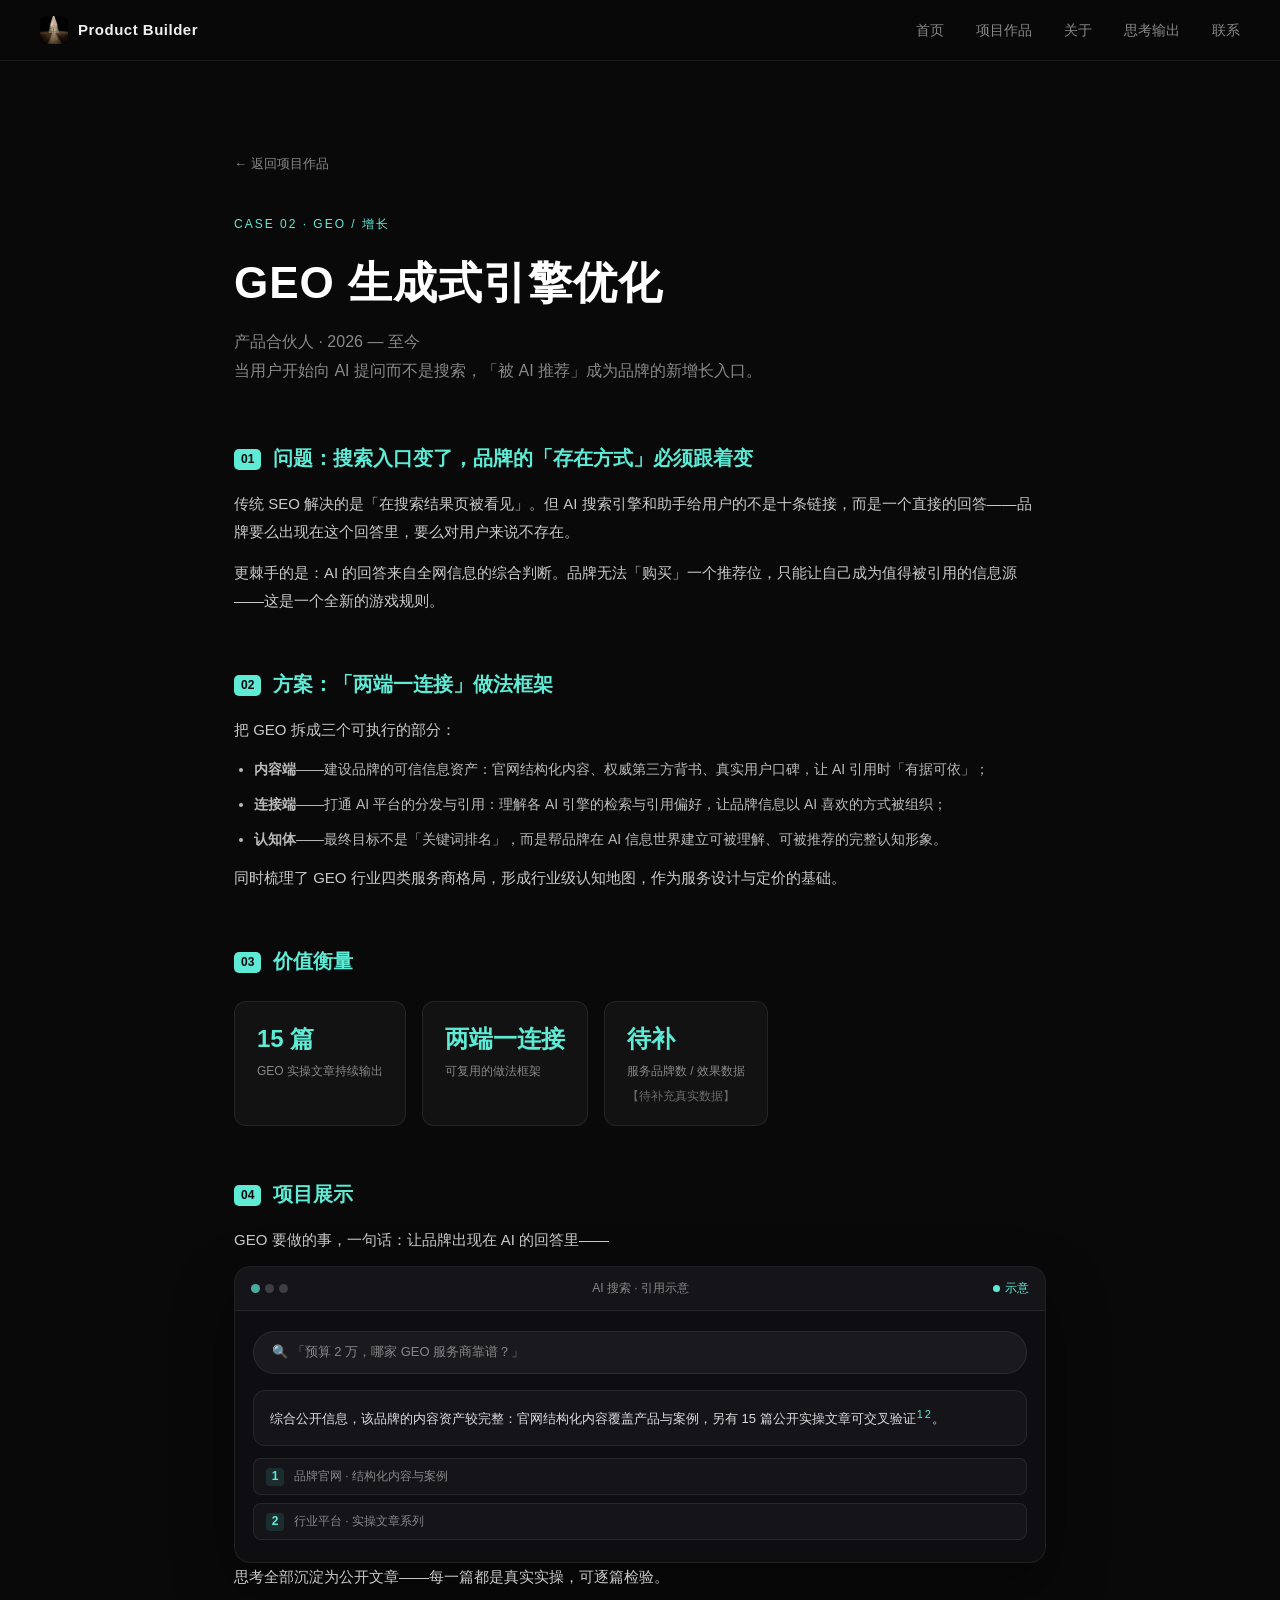
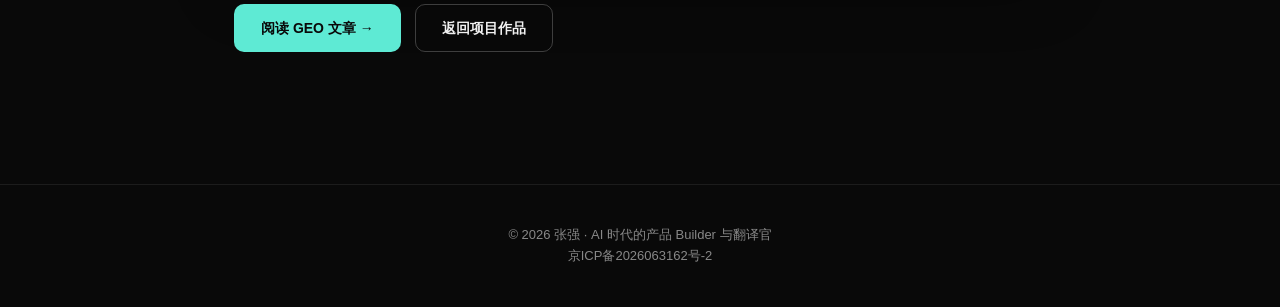
<file: cases/geo.html>
<!DOCTYPE html>
<html lang="zh-CN">
<head>
    <meta charset="UTF-8">
    <meta name="viewport" content="width=device-width, initial-scale=1.0">
    <title>Case 02 · GEO 生成式引擎优化 - 张强作品集</title>
    <link rel="icon" type="image/x-icon" href="../favicon.ico?v=3">
    <link rel="icon" type="image/svg+xml" href="../favicon.svg?v=3">
    <link rel="apple-touch-icon" href="../apple-touch-icon.png?v=3">
    <link rel="stylesheet" href="../style.css">
</head>
<body id="top">
    <!-- 导航栏 -->
    <nav>
        <div class="nav-left">
            <a href="../index.html" class="nav-home-link">
                <img src="../images/avatar.jpg" alt="张强" class="nav-icon">
                <span class="nav-brand">Product Builder</span>
            </a>
        </div>
        <div class="nav-right">
            <a href="../index.html">首页</a>
            <a href="../index.html#work">项目作品</a>
            <a href="../index.html#about">关于</a>
            <a href="../articles.html">思考输出</a>
            <a href="../index.html#contact">联系</a>
        </div>
    </nav>

    <div class="case-page">
        <a class="case-back" href="../index.html#work">← 返回项目作品</a>

        <p class="case-kicker">CASE 02 · GEO / 增长</p>
        <h1>GEO 生成式引擎优化</h1>
        <p class="case-lead">
            产品合伙人 · 2026 — 至今<br>
            当用户开始向 AI 提问而不是搜索，「被 AI 推荐」成为品牌的新增长入口。
        </p>

        <!-- 01 问题 -->
        <div class="case-block">
            <h2><span class="cb-num">01</span>问题：搜索入口变了，品牌的「存在方式」必须跟着变</h2>
            <p>
                传统 SEO 解决的是「在搜索结果页被看见」。但 AI 搜索引擎和助手给用户的不是十条链接，而是一个直接的回答——品牌要么出现在这个回答里，要么对用户来说不存在。
            </p>
            <p>
                更棘手的是：AI 的回答来自全网信息的综合判断。品牌无法「购买」一个推荐位，只能让自己成为值得被引用的信息源——这是一个全新的游戏规则。
            </p>
        </div>

        <!-- 02 方案 -->
        <div class="case-block">
            <h2><span class="cb-num">02</span>方案：「两端一连接」做法框架</h2>
            <p>把 GEO 拆成三个可执行的部分：</p>
            <ul>
                <li><strong>内容端</strong>——建设品牌的可信信息资产：官网结构化内容、权威第三方背书、真实用户口碑，让 AI 引用时「有据可依」；</li>
                <li><strong>连接端</strong>——打通 AI 平台的分发与引用：理解各 AI 引擎的检索与引用偏好，让品牌信息以 AI 喜欢的方式被组织；</li>
                <li><strong>认知体</strong>——最终目标不是「关键词排名」，而是帮品牌在 AI 信息世界建立可被理解、可被推荐的完整认知形象。</li>
            </ul>
            <p>
                同时梳理了 GEO 行业四类服务商格局，形成行业级认知地图，作为服务设计与定价的基础。
            </p>
        </div>

        <!-- 03 价值 -->
        <div class="case-block">
            <h2><span class="cb-num">03</span>价值衡量</h2>
            <div class="case-metrics">
                <div class="case-metric">
                    <div class="cm-value">15 篇</div>
                    <div class="cm-label">GEO 实操文章持续输出</div>
                </div>
                <div class="case-metric">
                    <div class="cm-value">两端一连接</div>
                    <div class="cm-label">可复用的做法框架</div>
                </div>
                <div class="case-metric">
                    <div class="cm-value">待补</div>
                    <div class="cm-label">服务品牌数 / 效果数据</div>
                    <div class="cm-note">【待补充真实数据】</div>
                </div>
            </div>
        </div>

        <!-- 04 展示 -->
        <div class="case-block">
            <h2><span class="cb-num">04</span>项目展示</h2>
            <p>GEO 要做的事，一句话：让品牌出现在 AI 的回答里——</p>
            <div class="case-screen">
                <div class="case-screen-top">
                    <span class="cs-dots"><i></i><i></i><i></i></span>
                    <span class="cs-title">AI 搜索 · 引用示意</span>
                    <span class="cs-status"><i class="status-dot"></i>示意</span>
                </div>
                <div class="search-mock">
                    <div class="sm-query">🔍 「预算 2 万，哪家 GEO 服务商靠谱？」</div>
                    <div class="sm-answer">
                        综合公开信息，该品牌的内容资产较完整：官网结构化内容覆盖产品与案例，另有 15 篇公开实操文章可交叉验证<sup>1</sup><sup>2</sup>。
                    </div>
                    <div class="sm-sources">
                        <div class="sm-src"><span class="sm-src-idx">1</span> 品牌官网 · 结构化内容与案例</div>
                        <div class="sm-src"><span class="sm-src-idx">2</span> 行业平台 · 实操文章系列</div>
                    </div>
                </div>
            </div>
            <p>思考全部沉淀为公开文章——每一篇都是真实实操，可逐篇检验。</p>
            <div class="case-actions">
                <a class="primary-cta" href="../articles.html">阅读 GEO 文章 →</a>
                <a class="ghost-cta" href="../index.html#work">返回项目作品</a>
            </div>
        </div>
    </div>

    <!-- 底部 -->
    <footer>
        <p>© 2026 张强 · AI 时代的产品 Builder 与翻译官</p>
        <p><a href="https://beian.miit.gov.cn/" target="_blank" rel="noopener">京ICP备2026063162号-2</a></p>
    </footer>
</body>
</html>
</file>
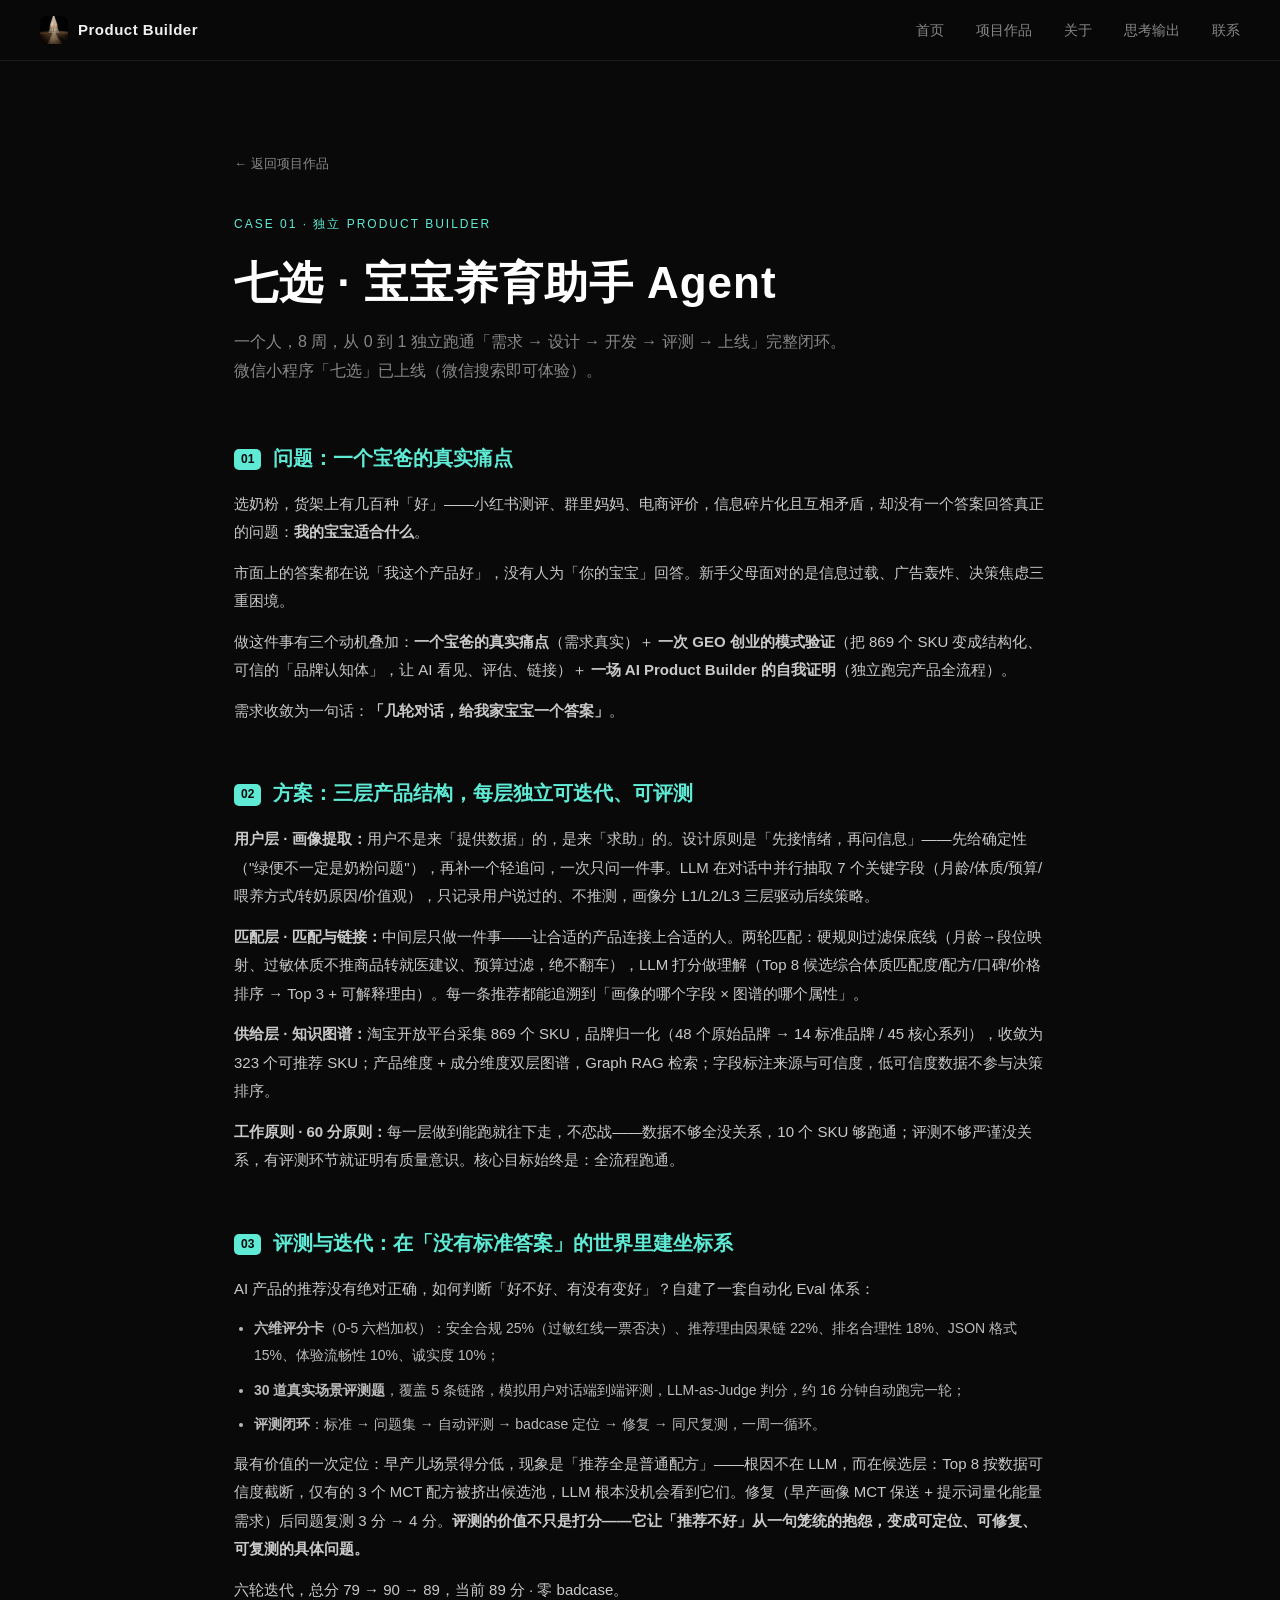
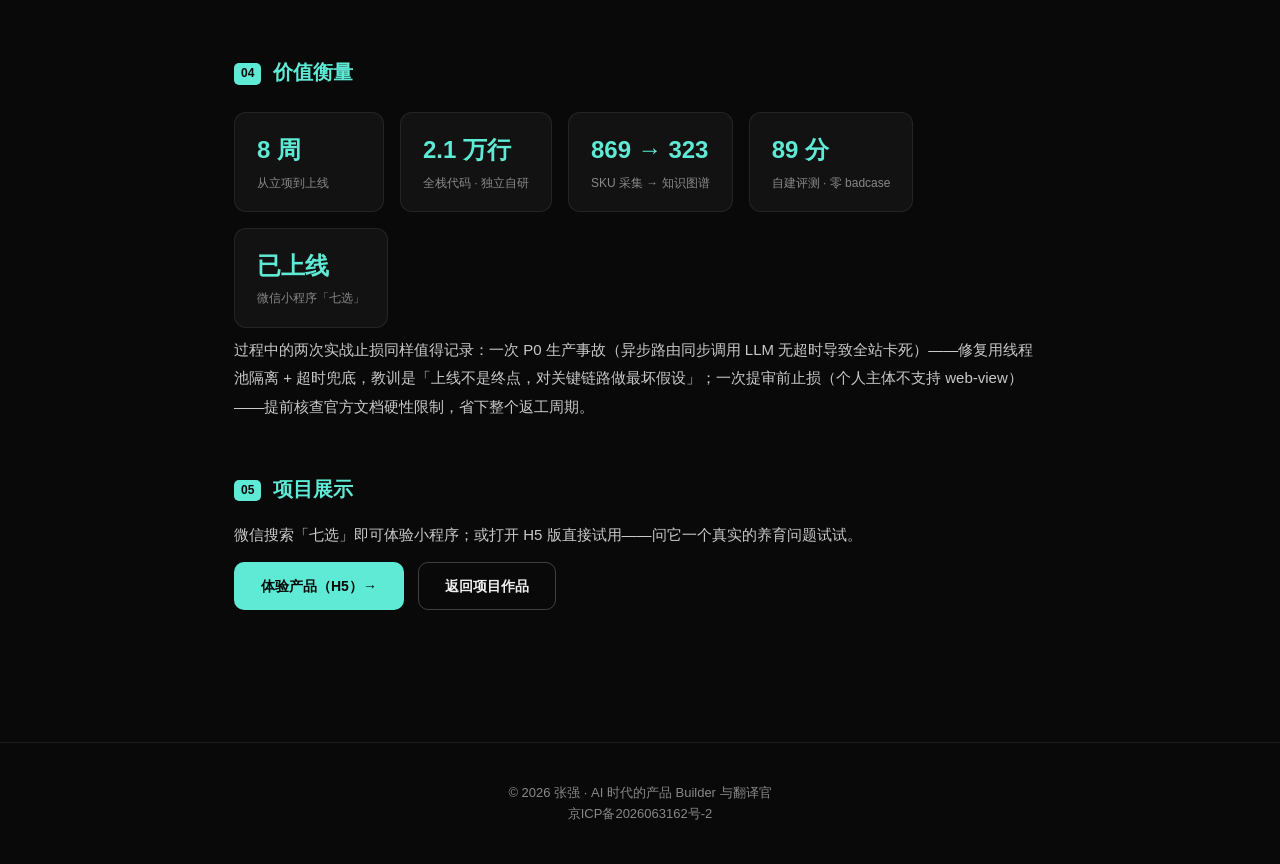
<file: cases/sevenpick.html>
<!DOCTYPE html>
<html lang="zh-CN">
<head>
    <meta charset="UTF-8">
    <meta name="viewport" content="width=device-width, initial-scale=1.0">
    <title>Case 01 · 七选宝宝养育助手 Agent 的 0→1 历程 - 张强作品集</title>
    <link rel="icon" type="image/x-icon" href="../favicon.ico?v=3">
    <link rel="icon" type="image/svg+xml" href="../favicon.svg?v=3">
    <link rel="apple-touch-icon" href="../apple-touch-icon.png?v=3">
    <link rel="stylesheet" href="../style.css">
</head>
<body id="top">
    <!-- 导航栏 -->
    <nav>
        <div class="nav-left">
            <a href="../index.html" class="nav-home-link">
                <img src="../images/avatar.jpg" alt="张强" class="nav-icon">
                <span class="nav-brand">Product Builder</span>
            </a>
        </div>
        <div class="nav-right">
            <a href="../index.html">首页</a>
            <a href="../index.html#work">项目作品</a>
            <a href="../index.html#about">关于</a>
            <a href="../articles.html">思考输出</a>
            <a href="../index.html#contact">联系</a>
        </div>
    </nav>

    <div class="case-page">
        <a class="case-back" href="../index.html#work">← 返回项目作品</a>

        <p class="case-kicker">CASE 01 · 独立 PRODUCT BUILDER</p>
        <h1>七选 · 宝宝养育助手 Agent</h1>
        <p class="case-lead">
            一个人，8 周，从 0 到 1 独立跑通「需求 → 设计 → 开发 → 评测 → 上线」完整闭环。<br>
            微信小程序「七选」已上线（微信搜索即可体验）。
        </p>

        <!-- 01 问题 -->
        <div class="case-block">
            <h2><span class="cb-num">01</span>问题：一个宝爸的真实痛点</h2>
            <p>
                选奶粉，货架上有几百种「好」——小红书测评、群里妈妈、电商评价，信息碎片化且互相矛盾，却没有一个答案回答真正的问题：<strong>我的宝宝适合什么</strong>。
            </p>
            <p>
                市面上的答案都在说「我这个产品好」，没有人为「你的宝宝」回答。新手父母面对的是信息过载、广告轰炸、决策焦虑三重困境。
            </p>
            <p>
                做这件事有三个动机叠加：<strong>一个宝爸的真实痛点</strong>（需求真实）＋ <strong>一次 GEO 创业的模式验证</strong>（把 869 个 SKU 变成结构化、可信的「品牌认知体」，让 AI 看见、评估、链接）＋ <strong>一场 AI Product Builder 的自我证明</strong>（独立跑完产品全流程）。
            </p>
            <p>需求收敛为一句话：<strong>「几轮对话，给我家宝宝一个答案」</strong>。</p>
        </div>

        <!-- 02 方案 -->
        <div class="case-block">
            <h2><span class="cb-num">02</span>方案：三层产品结构，每层独立可迭代、可评测</h2>
            <p><strong>用户层 · 画像提取：</strong>用户不是来「提供数据」的，是来「求助」的。设计原则是「先接情绪，再问信息」——先给确定性（"绿便不一定是奶粉问题"），再补一个轻追问，一次只问一件事。LLM 在对话中并行抽取 7 个关键字段（月龄/体质/预算/喂养方式/转奶原因/价值观），只记录用户说过的、不推测，画像分 L1/L2/L3 三层驱动后续策略。</p>
            <p><strong>匹配层 · 匹配与链接：</strong>中间层只做一件事——让合适的产品连接上合适的人。两轮匹配：硬规则过滤保底线（月龄→段位映射、过敏体质不推商品转就医建议、预算过滤，绝不翻车），LLM 打分做理解（Top 8 候选综合体质匹配度/配方/口碑/价格排序 → Top 3 + 可解释理由）。每一条推荐都能追溯到「画像的哪个字段 × 图谱的哪个属性」。</p>
            <p><strong>供给层 · 知识图谱：</strong>淘宝开放平台采集 869 个 SKU，品牌归一化（48 个原始品牌 → 14 标准品牌 / 45 核心系列），收敛为 323 个可推荐 SKU；产品维度 + 成分维度双层图谱，Graph RAG 检索；字段标注来源与可信度，低可信度数据不参与决策排序。</p>
            <p><strong>工作原则 · 60 分原则：</strong>每一层做到能跑就往下走，不恋战——数据不够全没关系，10 个 SKU 够跑通；评测不够严谨没关系，有评测环节就证明有质量意识。核心目标始终是：全流程跑通。</p>
        </div>

        <!-- 03 评测与迭代 -->
        <div class="case-block">
            <h2><span class="cb-num">03</span>评测与迭代：在「没有标准答案」的世界里建坐标系</h2>
            <p>AI 产品的推荐没有绝对正确，如何判断「好不好、有没有变好」？自建了一套自动化 Eval 体系：</p>
            <ul>
                <li><strong>六维评分卡</strong>（0-5 六档加权）：安全合规 25%（过敏红线一票否决）、推荐理由因果链 22%、排名合理性 18%、JSON 格式 15%、体验流畅性 10%、诚实度 10%；</li>
                <li><strong>30 道真实场景评测题</strong>，覆盖 5 条链路，模拟用户对话端到端评测，LLM-as-Judge 判分，约 16 分钟自动跑完一轮；</li>
                <li><strong>评测闭环</strong>：标准 → 问题集 → 自动评测 → badcase 定位 → 修复 → 同尺复测，一周一循环。</li>
            </ul>
            <p>最有价值的一次定位：早产儿场景得分低，现象是「推荐全是普通配方」——根因不在 LLM，而在候选层：Top 8 按数据可信度截断，仅有的 3 个 MCT 配方被挤出候选池，LLM 根本没机会看到它们。修复（早产画像 MCT 保送 + 提示词量化能量需求）后同题复测 3 分 → 4 分。<strong>评测的价值不只是打分——它让「推荐不好」从一句笼统的抱怨，变成可定位、可修复、可复测的具体问题。</strong></p>
            <p>六轮迭代，总分 79 → 90 → 89，当前 89 分 · 零 badcase。</p>
        </div>

        <!-- 04 价值 -->
        <div class="case-block">
            <h2><span class="cb-num">04</span>价值衡量</h2>
            <div class="case-metrics">
                <div class="case-metric">
                    <div class="cm-value">8 周</div>
                    <div class="cm-label">从立项到上线</div>
                </div>
                <div class="case-metric">
                    <div class="cm-value">2.1 万行</div>
                    <div class="cm-label">全栈代码 · 独立自研</div>
                </div>
                <div class="case-metric">
                    <div class="cm-value">869 → 323</div>
                    <div class="cm-label">SKU 采集 → 知识图谱</div>
                </div>
                <div class="case-metric">
                    <div class="cm-value">89 分</div>
                    <div class="cm-label">自建评测 · 零 badcase</div>
                </div>
                <div class="case-metric">
                    <div class="cm-value">已上线</div>
                    <div class="cm-label">微信小程序「七选」</div>
                </div>
            </div>
            <p>过程中的两次实战止损同样值得记录：一次 P0 生产事故（异步路由同步调用 LLM 无超时导致全站卡死）——修复用线程池隔离 + 超时兜底，教训是「上线不是终点，对关键链路做最坏假设」；一次提审前止损（个人主体不支持 web-view）——提前核查官方文档硬性限制，省下整个返工周期。</p>
        </div>

        <!-- 05 展示 -->
        <div class="case-block">
            <h2><span class="cb-num">05</span>项目展示</h2>
            <p>微信搜索「七选」即可体验小程序；或打开 H5 版直接试用——问它一个真实的养育问题试试。</p>
            <div class="case-actions">
                <a class="primary-cta" href="https://www.sevenpick.com.cn" target="_blank" rel="noreferrer">体验产品（H5）→</a>
                <a class="ghost-cta" href="../index.html#work">返回项目作品</a>
            </div>
        </div>
    </div>

    <!-- 底部 -->
    <footer>
        <p>© 2026 张强 · AI 时代的产品 Builder 与翻译官</p>
        <p><a href="https://beian.miit.gov.cn/" target="_blank" rel="noopener">京ICP备2026063162号-2</a></p>
    </footer>
</body>
</html>
</file>
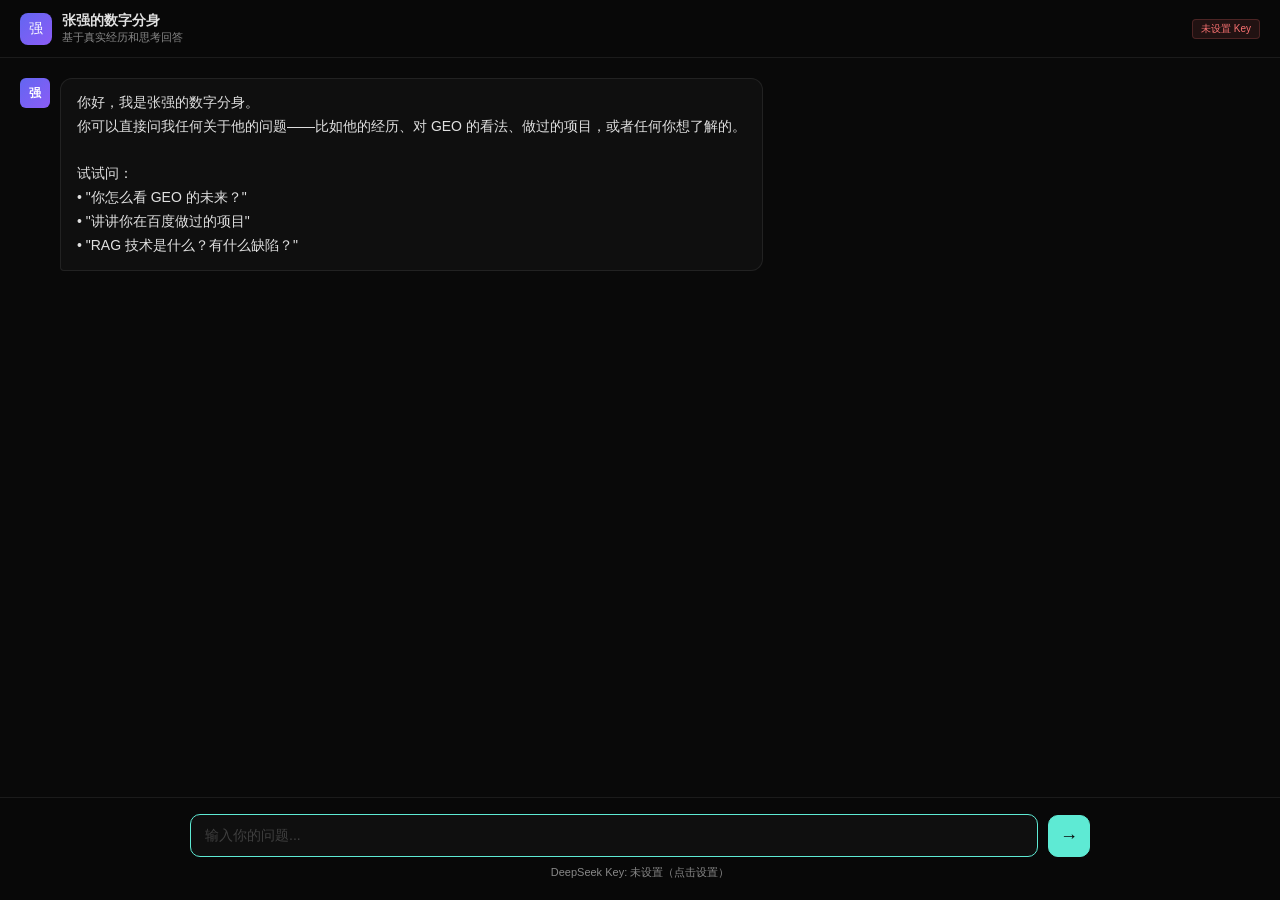
<file: rag-backend/chat.html>
<!DOCTYPE html>
<html lang="zh-CN">
<head>
    <meta charset="UTF-8">
    <meta name="viewport" content="width=device-width, initial-scale=1.0">
    <title>张强的数字分身 - 对话</title>
    <style>
        :root {
            --bg: #090909;
            --bg-card: #0f0f0f;
            --text: #e0e0e0;
            --text-muted: #888;
            --accent: #5eead4;
            --border: rgba(255,255,255,0.08);
            --bubble-user: #1a2a1e;
            --bubble-agent: #0f0f0f;
        }
        * { margin: 0; padding: 0; box-sizing: border-box; }
        body {
            font-family: -apple-system, BlinkMacSystemFont, "PingFang SC", "Microsoft YaHei", sans-serif;
            background: var(--bg); color: var(--text); height: 100vh; display: flex; flex-direction: column;
            -webkit-font-smoothing: antialiased;
        }

        /* 顶栏 */
        .chat-header {
            flex-shrink: 0; padding: 12px 20px;
            background: rgba(9,9,9,0.9); backdrop-filter: blur(12px);
            border-bottom: 1px solid var(--border);
            display: flex; align-items: center; justify-content: space-between; z-index: 10;
        }
        .chat-header-left { display: flex; align-items: center; gap: 10px; }
        .chat-avatar {
            width: 32px; height: 32px; border-radius: 8px;
            background: linear-gradient(135deg, #6366f1, #8b5cf6);
            display: flex; align-items: center; justify-content: center;
            font-size: 14px; color: #fff;
        }
        .chat-title { font-size: 14px; font-weight: 600; }
        .chat-subtitle { font-size: 11px; color: var(--text-muted); }
        .chat-header-right { display: flex; align-items: center; gap: 12px; }
        .key-status {
            font-size: 10px; padding: 2px 8px; border-radius: 4px;
            background: rgba(248,113,113,0.1); color: #f87171;
            cursor: pointer; border: 1px solid rgba(248,113,113,0.2);
            transition: all 0.2s ease;
        }
        .key-status.ok { background: rgba(52,211,153,0.1); color: #34d399; border-color: rgba(52,211,153,0.2); }

        /* 消息区 */
        .chat-messages {
            flex: 1; overflow-y: auto; padding: 20px;
            display: flex; flex-direction: column; gap: 16px;
        }
        .message {
            display: flex; gap: 10px; max-width: 85%;
            animation: fadeUp 0.3s ease-out;
        }
        .message.user { align-self: flex-end; flex-direction: row-reverse; }
        .message.agent { align-self: flex-start; }

        .msg-avatar {
            width: 30px; height: 30px; border-radius: 6px; flex-shrink: 0;
            display: flex; align-items: center; justify-content: center;
            font-size: 12px; font-weight: 600;
        }
        .message.user .msg-avatar { background: rgba(255,255,255,0.08); color: var(--text-muted); }
        .message.agent .msg-avatar {
            background: linear-gradient(135deg, #6366f1, #8b5cf6); color: #fff;
        }

        .msg-bubble {
            padding: 12px 16px; border-radius: 12px; font-size: 14px; line-height: 1.7;
            border: 1px solid var(--border);
        }
        .message.user .msg-bubble { background: var(--bubble-user); border-radius: 12px 12px 4px 12px; }
        .message.agent .msg-bubble { background: var(--bubble-agent); border-radius: 12px 12px 12px 4px; }

        .msg-sources {
            margin-top: 8px; padding-top: 8px; border-top: 1px solid rgba(255,255,255,0.06);
            font-size: 11px; color: var(--text-muted);
            display: flex; gap: 6px; flex-wrap: wrap; align-items: center;
        }
        .msg-sources span { opacity: 0.5; }
        .source-chip {
            font-size: 10px; padding: 2px 8px; border-radius: 100px;
            background: rgba(255,255,255,0.04); border: 1px solid rgba(255,255,255,0.06);
            color: var(--text-muted);
        }

        /* 思考中 */
        .thinking .msg-bubble {
            display: flex; gap: 4px; align-items: center; padding: 16px;
        }
        .thinking .msg-bubble span {
            width: 6px; height: 6px; border-radius: 50%; background: var(--text-muted);
            animation: dotPulse 1.4s ease-in-out infinite;
        }
        .thinking .msg-bubble span:nth-child(2) { animation-delay: 0.2s; }
        .thinking .msg-bubble span:nth-child(3) { animation-delay: 0.4s; }

        /* 输入区 */
        .chat-input-area {
            flex-shrink: 0; padding: 16px 20px 20px;
            background: rgba(9,9,9,0.9); backdrop-filter: blur(12px);
            border-top: 1px solid var(--border);
        }
        .chat-input-wrap {
            display: flex; gap: 10px; align-items: flex-end;
            max-width: 900px; margin: 0 auto;
        }
        .chat-input-wrap textarea {
            flex: 1; background: var(--bg-card); border: 1px solid var(--border);
            border-radius: 10px; padding: 10px 14px; color: var(--text);
            font-size: 14px; font-family: inherit; line-height: 1.5;
            resize: none; min-height: 42px; max-height: 120px;
            transition: border-color 0.2s ease;
        }
        .chat-input-wrap textarea:focus { outline: none; border-color: var(--accent); }
        .chat-input-wrap textarea::placeholder { color: rgba(255,255,255,0.2); }

        .send-btn {
            width: 42px; height: 42px; border-radius: 10px; border: 1px solid var(--accent);
            background: var(--accent); color: #090909; cursor: pointer;
            font-size: 18px; display: flex; align-items: center; justify-content: center;
            transition: all 0.2s ease; flex-shrink: 0;
        }
        .send-btn:hover { filter: brightness(1.1); }
        .send-btn:disabled { opacity: 0.3; cursor: not-allowed; }

        .api-key-hint {
            text-align: center; font-size: 11px; color: var(--text-muted);
            margin-top: 8px; cursor: pointer;
        }
        .api-key-hint:hover { color: #ccc; }

        /* 设置弹窗 */
        .modal-overlay {
            position: fixed; inset: 0; background: rgba(0,0,0,0.7);
            display: flex; align-items: center; justify-content: center;
            z-index: 100; display: none;
        }
        .modal-overlay.show { display: flex; }
        .modal {
            background: var(--bg-card); border: 1px solid var(--border);
            border-radius: 16px; padding: 28px; max-width: 420px; width: 90%;
        }
        .modal h3 { font-size: 16px; margin-bottom: 16px; }
        .modal input {
            width: 100%; background: var(--bg); border: 1px solid var(--border);
            border-radius: 8px; padding: 10px 14px; color: var(--text);
            font-size: 13px; font-family: inherit; margin-bottom: 12px;
        }
        .modal input:focus { outline: none; border-color: var(--accent); }
        .modal .btn-row { display: flex; gap: 8px; justify-content: flex-end; }
        .modal .btn {
            font-size: 13px; padding: 8px 18px; border-radius: 8px;
            cursor: pointer; font-family: inherit; border: 1px solid var(--border);
            background: transparent; color: var(--text-muted); transition: all 0.2s ease;
        }
        .modal .btn.primary { background: var(--accent); color: #090909; border-color: var(--accent); font-weight: 600; }

        @keyframes fadeUp { from { opacity: 0; transform: translateY(10px); } }
        @keyframes dotPulse { 0%,60%,100% { opacity: 0.2; } 30% { opacity: 1; } }
    </style>
</head>
<body>

    <!-- 顶栏 -->
    <div class="chat-header">
        <div class="chat-header-left">
            <div class="chat-avatar">强</div>
            <div>
                <div class="chat-title">张强的数字分身</div>
                <div class="chat-subtitle">基于真实经历和思考回答</div>
            </div>
        </div>
        <div class="chat-header-right">
            <span class="key-status" id="keyStatus" onclick="showSettings()">未设置 Key</span>
        </div>
    </div>

    <!-- 消息列表 -->
    <div class="chat-messages" id="messages">
        <div class="message agent">
            <div class="msg-avatar">强</div>
            <div class="msg-bubble">
                你好，我是张强的数字分身。<br>
                你可以直接问我任何关于他的问题——比如他的经历、对 GEO 的看法、做过的项目，或者任何你想了解的。<br><br>
                试试问：<br>
                • "你怎么看 GEO 的未来？"<br>
                • "讲讲你在百度做过的项目"<br>
                • "RAG 技术是什么？有什么缺陷？"
            </div>
        </div>
    </div>

    <!-- 输入区 -->
    <div class="chat-input-area">
        <div class="chat-input-wrap">
            <textarea id="userInput" placeholder="输入你的问题..." rows="1"
                onkeydown="if(event.key==='Enter'&&!event.shiftKey){event.preventDefault();sendMessage();}"></textarea>
            <button class="send-btn" id="sendBtn" onclick="sendMessage()">→</button>
        </div>
        <div class="api-key-hint" onclick="showSettings()">
            DeepSeek Key: <span id="keyLabel">未设置</span>（点击设置）
        </div>
    </div>

    <!-- 设置弹窗 -->
    <div class="modal-overlay" id="modalOverlay">
        <div class="modal">
            <h3>⚙ 设置 DeepSeek API Key</h3>
            <input type="password" id="keyInput" placeholder="sk-xxxxxxxxxxxx">
            <div style="font-size:11px;color:var(--text-muted);margin-bottom:12px;">
                Key 仅保存在浏览器本地，不会上传到任何服务器
            </div>
            <div class="btn-row">
                <button class="btn" onclick="hideSettings()">取消</button>
                <button class="btn primary" onclick="saveSettings()">保存</button>
            </div>
        </div>
    </div>

    <script>
        // ===== 状态 =====
        const API_URL = 'http://localhost:8000/chat';
        let sessionId = 'chat-' + Date.now();

        // ===== 初始化 =====
        function init() {
            const key = localStorage.getItem('deepseek_key');
            if (key) {
                document.getElementById('keyInput').value = key;
                updateKeyStatus();
            }
            document.getElementById('userInput').focus();
        }

        // ===== 设置面板 =====
        function showSettings() {
            document.getElementById('keyInput').value = localStorage.getItem('deepseek_key') || '';
            document.getElementById('modalOverlay').classList.add('show');
            document.getElementById('keyInput').focus();
        }
        function hideSettings() { document.getElementById('modalOverlay').classList.remove('show'); }
        function saveSettings() {
            const key = document.getElementById('keyInput').value.trim();
            if (key) localStorage.setItem('deepseek_key', key);
            else localStorage.removeItem('deepseek_key');
            updateKeyStatus();
            hideSettings();
        }
        function getKey() { return localStorage.getItem('deepseek_key') || ''; }
        function updateKeyStatus() {
            const has = !!getKey();
            const el = document.getElementById('keyStatus');
            el.textContent = has ? 'Key 已设置' : '未设置 Key';
            el.className = 'key-status' + (has ? ' ok' : '');
            document.getElementById('keyLabel').textContent = has ? getKey().substring(0,8) + '...' : '未设置';
        }

        // ===== 发送消息 =====
        async function sendMessage() {
            const input = document.getElementById('userInput');
            const text = input.value.trim();
            if (!text) return;

            const key = getKey();
            if (!key) { showSettings(); return; }

            // 添加用户消息
            addMessage('user', text);
            input.value = '';
            input.style.height = 'auto';

            // 添加"思考中"
            const thinkingEl = addThinking();

            // 滚动到底
            scrollBottom();

            // 禁用发送
            document.getElementById('sendBtn').disabled = true;
            document.getElementById('userInput').disabled = true;

            try {
                const resp = await fetch(API_URL, {
                    method: 'POST',
                    headers: { 'Content-Type': 'application/json' },
                    body: JSON.stringify({ message: text, session_id: sessionId, deepseek_key: key })
                });
                const data = await resp.json();

                // 移除思考中
                thinkingEl.remove();

                // 添加 Agent 回复
                addMessage('agent', data.answer, data.sources || []);

            } catch (err) {
                thinkingEl.remove();
                addMessage('agent', '连接失败：请确认 main.py 已启动（python3 main.py）\n\n错误：' + err.message);
            } finally {
                document.getElementById('sendBtn').disabled = false;
                document.getElementById('userInput').disabled = false;
                document.getElementById('userInput').focus();
                scrollBottom();
            }
        }

        // ===== UI 操作 =====
        function addMessage(role, text, sources) {
            const container = document.getElementById('messages');

            const el = document.createElement('div');
            el.className = 'message ' + role;

            const avatar = role === 'user' ? '我' : '强';

            // 简单 Markdown 渲染（换行 + 列表）
            let html = text
                .replace(/&/g, '&amp;').replace(/</g, '&lt;').replace(/>/g, '&gt;')
                .replace(/\n\n/g, '</p><p>')
                .replace(/\n/g, '<br>');
            html = '<p>' + html + '</p>';

            let sourcesHtml = '';
            if (sources && sources.length > 0) {
                sourcesHtml = '<div class="msg-sources"><span>参考</span>' +
                    sources.map(s => '<span class="source-chip">' + s + '</span>').join('') +
                    '</div>';
            }

            el.innerHTML = '<div class="msg-avatar">' + avatar + '</div>' +
                '<div><div class="msg-bubble">' + html + '</div>' + sourcesHtml + '</div>';

            container.appendChild(el);
        }

        function addThinking() {
            const container = document.getElementById('messages');
            const el = document.createElement('div');
            el.className = 'message agent thinking';
            el.innerHTML = '<div class="msg-avatar">强</div>' +
                '<div><div class="msg-bubble"><span></span><span></span><span></span></div></div>';
            container.appendChild(el);
            return el;
        }

        function scrollBottom() {
            const el = document.getElementById('messages');
            setTimeout(() => { el.scrollTop = el.scrollHeight; }, 50);
        }

        // 自动调整输入框高度
        document.getElementById('userInput').addEventListener('input', function() {
            this.style.height = 'auto';
            this.style.height = Math.min(this.scrollHeight, 120) + 'px';
        });

        // 点击遮罩关闭
        document.getElementById('modalOverlay').addEventListener('click', function(e) {
            if (e.target === this) hideSettings();
        });

        init();
    </script>
</body>
</html>
</file>
<file: style.css>
/* ===== 基础设置 ===== */
* {
    margin: 0;
    padding: 0;
    box-sizing: border-box;
}

:root {
    --bg: #090909;
    --bg-alt: #0f0f0f;
    --text: #f0f0f0;
    --text-muted: #888;
    --accent: #5eead4;
    --border: rgba(255,255,255,0.08);
}

html {
    scroll-behavior: smooth;
}

body {
    font-family: -apple-system, BlinkMacSystemFont, "Segoe UI", "PingFang SC", "Microsoft YaHei", sans-serif;
    background-color: var(--bg);
    color: var(--text);
    line-height: 1.6;
    -webkit-font-smoothing: antialiased;
}

/* ===== 导航栏 ===== */
nav {
    position: fixed;
    top: 0;
    left: 0;
    right: 0;
    z-index: 100;
    display: flex;
    justify-content: space-between;
    align-items: center;
    padding: 16px 40px;
    background: rgba(9, 9, 9, 0.85);
    backdrop-filter: blur(12px);
    -webkit-backdrop-filter: blur(12px);
    border-bottom: 1px solid var(--border);
}

.nav-left {
    display: flex;
    align-items: center;
    gap: 10px;
}

.nav-home-link {
    display: flex;
    align-items: center;
    gap: 10px;
    text-decoration: none;
    color: inherit;
    border-radius: 8px;
    padding: 4px 8px;
    margin: -4px -8px;
    transition: opacity 0.2s ease;
}

.nav-home-link:hover {
    opacity: 0.75;
}

/* 数字分身入口 */
.nav-agent-btn {
    border: 1px solid var(--accent) !important;
    border-radius: 8px;
    padding: 5px 16px !important;
    color: var(--accent) !important;
    font-weight: 600;
    font-size: 13px;
    transition: all 0.25s ease;
}

.nav-agent-btn:hover {
    background: rgba(94, 234, 212, 0.1);
    box-shadow: 0 0 12px rgba(94, 234, 212, 0.15);
}

.nav-icon {
    width: 28px;
    height: 28px;
    border-radius: 6px;
    object-fit: cover;
}

.nav-brand {
    font-size: 15px;
    font-weight: 600;
    color: var(--text);
    letter-spacing: 0.5px;
}

.nav-right {
    display: flex;
    align-items: center;
    gap: 32px;
}

.nav-right a {
    color: var(--text-muted);
    text-decoration: none;
    font-size: 14px;
    transition: color 0.2s ease;
}

.nav-right a:hover {
    color: var(--text);
}

/* ===== Hero 首屏 ===== */
.hero {
    min-height: 100vh;
    display: flex;
    flex-direction: column;
    justify-content: center;
    align-items: center;
    text-align: center;
    padding: 0 20px;
    position: relative;
    overflow: hidden;
    background: #05050a;
}

/* WebGL 波纹环层（底层主视觉） */
#hero-fluid {
    position: absolute;
    top: 0;
    left: 0;
    width: 100%;
    height: 100%;
    z-index: 0;
}

#hero-fluid canvas {
    display: block;
}

/* Canvas 粒子点阵层 */
#heroBg {
    position: absolute;
    top: 0;
    left: 0;
    width: 100%;
    height: 100%;
    z-index: 1;
}

/* 暗色遮罩 —— 径向渐变，中间亮四周暗（聚光灯效果） */
.hero-overlay {
    position: absolute;
    inset: 0;
    background:
        radial-gradient(ellipse at center, rgba(0,0,0,0.15) 0%, rgba(0,0,0,0.5) 50%, rgba(0,0,0,0.85) 100%);
    z-index: 2;
}

.hero-content {
    position: relative;
    z-index: 3;
}

.hero-title-wrap {
    max-width: 700px;
    margin: 0 auto; /* 块级元素居中：没有它标题框会贴左 */
}

.hero-line {
    font-size: clamp(28px, 5vw, 52px);
    font-weight: 700;
    line-height: 1.25;
    letter-spacing: 1px;
    color: #fff;
    margin: 0;
    opacity: 0;
    transform: translateY(40px);
}

/* 第一行动画：cubic-bezier 让动作更优雅，先快后慢 */
.hero-line-1 {
    animation: heroReveal 1s cubic-bezier(0.22, 0.61, 0.36, 1) 0.2s forwards;
}

/* 第二行延迟 0.3s，形成错落感 */
.hero-line-2 {
    animation: heroReveal 1s cubic-bezier(0.22, 0.61, 0.36, 1) 0.5s forwards;
}

.hero-subtitle {
    margin-top: 32px;
    display: flex;
    flex-direction: column;
    align-items: center;
    gap: 8px;
    min-height: 150px; /* 改版：为成绩单和 CTA 预留空间 */
}

/* 每行标签的样式 */
.tag-line {
    font-size: 17px;
    color: rgba(255, 255, 255, 0.75);
    font-weight: 400;
    letter-spacing: 0.5px;
    display: block;
    position: relative;
}

/* 正在打字的行末尾闪烁光标 */
.tag-line:last-child::after {
    content: '|';
    color: rgba(255, 255, 255, 0.6);
    animation: blink 0.8s step-end infinite;
    margin-left: 1px;
}

/* 全部打完时隐藏光标 */
.hero-subtitle.done .tag-line::after {
    display: none;
}

.scroll-indicator {
    position: absolute;
    bottom: 40px;
    left: 50%;
    transform: translateX(-50%);
    z-index: 3;

    /* 标题动画完成后出现 */
    animation: fadeInUp 0.8s ease-out 2.0s both;
}

.scroll-arrow {
    display: block;
    font-size: 20px;
    color: rgba(255, 255, 255, 0.5);
    animation: breathe 2s ease-in-out infinite;
}

/* ===== 通用 Section 样式 ===== */
.section {
    max-width: 800px;
    margin: 0 auto;
    padding: 100px 20px;
}

.section-label {
    font-size: 12px;
    letter-spacing: 3px;
    color: var(--accent);
    margin-bottom: 12px;
    text-transform: uppercase;
}

.section h2 {
    font-size: 32px;
    margin-bottom: 40px;
    font-weight: 700;
}

.section h3 {
    font-size: 18px;
    margin-bottom: 12px;
    color: var(--text);
}

.section p {
    color: var(--text-muted);
    font-size: 15px;
    line-height: 1.8;
}

.section a {
    color: var(--accent);
    text-decoration: none;
}

/* ===== 关于 ===== */
#about .articles-desc {
    max-width: 1100px;
    margin-left: auto;
    margin-right: auto;
    padding-left: 24px;
    padding-right: 24px;
    font-size: 15px;
    color: var(--text-muted);
    line-height: 1.8;
}

.capability-cards {
    display: grid;
    grid-template-columns: repeat(3, minmax(0, 1fr));
    gap: 20px;
    max-width: 1100px;
    margin: 0 auto;
    padding: 0 24px;
}

.cap-card {
    background: rgba(255, 255, 255, 0.02);
    border: 1px solid var(--border);
    border-radius: 16px;
    padding: 36px 32px 32px;
    transition: border-color 0.3s ease, transform 0.2s ease, background 0.3s ease;
    display: flex;
    flex-direction: column;
    position: relative;
}

.cap-card:hover {
    border-color: rgba(94, 234, 212, 0.25);
    transform: translateY(-3px);
    background: rgba(255, 255, 255, 0.04);
}

.cap-card-inner,
.cap-left {
    flex: 1;
    display: flex;
    flex-direction: column;
    gap: 16px;
    min-width: 0;
}

.cap-head {
    flex-shrink: 0;
}

.cap-icon {
    position: absolute;
    top: 32px;
    right: 28px;
    color: var(--accent);
    opacity: 0.25;
    transition: opacity 0.3s ease, transform 0.3s ease;
    pointer-events: none;
}

.cap-card:hover .cap-icon {
    opacity: 0.5;
    transform: scale(1.05);
}

.cap-head h4 {
    font-size: 20px;
    font-weight: 700;
    margin-bottom: 2px;
    color: var(--text);
}

.cap-subtitle {
    font-size: 12px;
    color: var(--text-muted);
    letter-spacing: 1px;
    text-transform: uppercase;
    white-space: nowrap;
}

.cap-tags {
    display: flex;
    flex-wrap: nowrap;
    gap: 5px;
    flex-shrink: 0;
    min-height: 26px;
}

.cap-tags span {
    font-size: 11px;
    padding: 3px 8px;
    border-radius: 999px;
    background: rgba(255, 255, 255, 0.04);
    color: var(--text-muted);
    border: 1px solid rgba(255, 255, 255, 0.06);
    letter-spacing: 0.3px;
    transition: all 0.3s ease;
    white-space: nowrap;
}

.cap-card:hover .cap-tags span {
    border-color: rgba(94, 234, 212, 0.3);
    color: #ccc;
    background: rgba(94, 234, 212, 0.06);
}

.cap-desc {
    font-size: 14px;
    color: var(--text-muted);
    line-height: 1.75;
    margin: 0;
    flex: 1;
}

/* 关于模块也放在 section-alt 中，覆盖 h2 的边距 */
#about h2 {
    margin-bottom: 32px;
}

/* ===== 各区块不同背景色区分 ===== */
#about.section-alt {
    background: linear-gradient(180deg, #0a0a0f 0%, #0d0d14 40%, #0d0d14 60%, #0a0a0f 100%);
}

#articles.section-alt {
    background: linear-gradient(180deg, #0c0e0c 0%, #101410 40%, #101410 60%, #0c0e0c 100%);
}

#experience.section-alt {
    background: linear-gradient(180deg, #0c0c0c 0%, #0f0f0f 40%, #0f0f0f 60%, #0c0c0c 100%);
}

#contact.section-alt {
    background: linear-gradient(180deg, #0e0e0e 0%, #121212 40%, #121212 60%, #0e0e0e 100%);
}

/* 联系我 —— 邮箱排版修正 */
#contact p {
    max-width: 1100px;
    margin-left: auto;
    margin-right: auto;
    padding-left: 24px;
    padding-right: 24px;
    font-size: 15px;
}

/* ===== 通用 Section 样式修正：section-alt 中 p 的宽度 ===== */
.section-alt .articles-desc {
    color: var(--text-muted);
    font-size: 15px;
    line-height: 1.8;
}

/* ===== 子页时间轴同首页宽度 ===== */
.page-timeline-section {
    max-width: 1100px !important;
    padding-left: 24px !important;
    padding-right: 24px !important;
    padding-top: 60px !important;
    background: var(--bg-alt);
    max-width: none !important;
}

.page-timeline-section .timeline {
    max-width: 1100px;
    margin: 0 auto;
}

/* ===== 模块背景交替 ===== */
.section-alt {
    background: linear-gradient(180deg, #0c0c0c 0%, #0f0f0f 40%, #0f0f0f 60%, #0c0c0c 100%);
    max-width: none;
    padding-left: 0;
    padding-right: 0;
}

.section-alt .section-label,
.section-alt h2,
.section-alt .articles-desc,
.section-alt .articles-tabs,
.section-alt .articles-grid,
.section-alt .articles-more {
    max-width: 1100px;
    margin-left: auto;
    margin-right: auto;
    padding-left: 24px;
    padding-right: 24px;
}

/* ===== 页面头部（项目经历 / 文章页） ===== */
.page-hero {
    display: flex;
    align-items: center;
    justify-content: space-between;
    padding: 100px 24px 40px;
    max-width: 1100px;
    margin: 0 auto;
    gap: 64px;
    overflow: hidden;
}

.page-hero-content {
    flex: 0 0 auto;
    padding-left: 24px;
}

.page-hero-content h2 {
    margin-bottom: 0;
    white-space: nowrap;
}

.page-hero-img {
    width: 420px;
    height: 260px;
    flex-shrink: 0;
    border-radius: 14px;
    overflow: visible;
    position: relative;
}

/* 四边向中心暗角融合，消除背景图轮廓 */
.page-hero-img::before {
    content: '';
    position: absolute;
    inset: 0;
    background:
        linear-gradient(to bottom, #090909 0%, transparent 25%, transparent 75%, #090909 100%),
        linear-gradient(to right,   #090909 0%, transparent 22%, transparent 78%, #090909 100%);
    z-index: 2;
    pointer-events: none;
    border-radius: 14px;
}

/* 中部提亮 */
.page-hero-img::after {
    content: '';
    position: absolute;
    inset: 0;
    background: radial-gradient(ellipse at center, rgba(255,255,255,0.12) 0%, transparent 55%);
    z-index: 1;
    pointer-events: none;
    border-radius: 14px;
}

/* 点阵装饰 + 光晕 */
.hero-img-placeholder {
    width: 100%;
    height: 100%;
    background: #0d0d0d;
    position: relative;
    overflow: hidden;
}

.hero-img-placeholder::before {
    content: '';
    position: absolute;
    inset: 0;
    background:
        radial-gradient(circle at 70% 30%, rgba(94, 234, 212, 0.22) 0%, transparent 40%),
        radial-gradient(circle at 30% 60%, rgba(99, 102, 241, 0.16) 0%, transparent 35%),
        radial-gradient(circle at 60% 80%, rgba(59, 130, 246, 0.14) 0%, transparent 30%);
    animation: breathe-glow 3s ease-in-out infinite;
}

/* 文章页 —— 暖色光晕 + 横线纹理，边缘融入背景 */
.hero-img-placeholder.hero-img-articles::before {
    content: '';
    position: absolute;
    inset: 0;
    background:
        radial-gradient(circle at 70% 30%, rgba(245, 158, 11, 0.3) 0%, transparent 40%),
        radial-gradient(circle at 30% 60%, rgba(239, 68, 68, 0.18) 0%, transparent 35%),
        radial-gradient(circle at 50% 80%, rgba(249, 115, 22, 0.12) 0%, transparent 30%);
    animation: breathe-glow 3.5s ease-in-out infinite;
}

.hero-img-placeholder.hero-img-articles::after {
    content: '';
    position: absolute;
    inset: 0;
    z-index: 1;
    background-image:
        repeating-linear-gradient(0deg, transparent, transparent 14px, rgba(255,255,255,0.04) 14px, rgba(255,255,255,0.04) 15px),
        repeating-linear-gradient(90deg, transparent, transparent 60px, rgba(255,255,255,0.03) 60px, rgba(255,255,255,0.03) 61px);
    pointer-events: none;
    border-radius: 14px;
    animation: breathe-texture 5.5s ease-in-out infinite;
}

.hero-img-placeholder::after {
    content: '';
    position: absolute;
    inset: 0;
    background-image:
        radial-gradient(circle, rgba(255,255,255,0.15) 1px, transparent 1px),
        radial-gradient(circle, rgba(255,255,255,0.1) 1.5px, transparent 1.5px),
        radial-gradient(circle, rgba(94,234,212,0.18) 2px, transparent 2px);
    background-size: 40px 40px, 80px 80px, 120px 120px;
    background-position: 10px 10px, 30px 50px, 60px 20px;
    animation: breathe-texture 4.5s ease-in-out infinite;
}

/* ===== 项目经历 ===== */
#experience.section {
    max-width: none;
    padding-left: 0;
    padding-right: 0;
}

#experience .section-label,
#experience h2 {
    max-width: 1100px;
    margin-left: auto;
    margin-right: auto;
    padding-left: 24px;
    padding-right: 24px;
}

.timeline {
    position: relative;
    max-width: 1100px;
    margin: 0 auto;
    padding: 0 24px;
}

/* 竖线 */
.timeline::before {
    content: '';
    position: absolute;
    left: 120px;
    top: 0;
    bottom: 0;
    width: 1px;
    background: rgba(255, 255, 255, 0.08);
}

/* 每个公司节点 */
.tl-item {
    display: flex;
    gap: 44px;
    padding-bottom: 80px;
}

.tl-item:last-child {
    padding-bottom: 0;
}

/* 时间标记 —— 粘性滚动，随页面滚动下移 */
.tl-marker {
    position: sticky;
    top: 80px;
    display: flex;
    align-items: center;
    width: 100px;
    height: 24px;
    flex-shrink: 0;
    padding-top: 2px;
}

/* JS 给当前活跃的 marker 加高亮 */
.tl-marker.is-active .tl-time {
    color: #fff;
}

.tl-time {
    font-size: 14px;
    color: var(--text-muted);
    letter-spacing: 0.5px;
    white-space: nowrap;
}

/* 圆点右边缘对齐 marker 右边缘外 5px → 圆心正好落在竖线上 */
.tl-dot {
    width: 10px;
    height: 10px;
    border-radius: 50%;
    background: rgba(255, 255, 255, 0.15);
    border: 2px solid rgba(255, 255, 255, 0.06);
    flex-shrink: 0;
    position: absolute;
    right: -5px;
    z-index: 2;
}

.tl-dot.active {
    background: var(--accent);
    border-color: var(--accent);
    box-shadow: 0 0 14px rgba(94, 234, 212, 0.35);
}

.tl-dot.more {
    background: transparent;
    border: 2px dashed rgba(255, 255, 255, 0.12);
}

/* 右侧主体 */
.tl-body {
    flex: 1;
    min-width: 0;
}

/* 公司区块 */
.company-block {
    background: rgba(255, 255, 255, 0.018);
    border: 1px solid rgba(255, 255, 255, 0.05);
    border-radius: 16px;
    padding: 32px 36px;
    margin-bottom: 20px;
    transition: border-color 0.3s ease, background 0.3s ease;
}

.company-block:hover {
    border-color: rgba(255, 255, 255, 0.14);
    background: rgba(255, 255, 255, 0.028);
}

.company-block:hover .company-tags span {
    border-color: rgba(255, 255, 255, 0.15);
    color: #ccc;
}

/* 项目整体区块 */
.projects-block {
    background: rgba(255, 255, 255, 0.018);
    border: 1px solid rgba(255, 255, 255, 0.05);
    border-radius: 16px;
    padding: 8px 36px 12px;
    transition: border-color 0.3s ease, background 0.3s ease;
}

.projects-block:hover {
    border-color: rgba(255, 255, 255, 0.14);
    background: rgba(255, 255, 255, 0.028);
}

/* 公司头部 */
.company-header {
    display: flex;
    align-items: center;
    gap: 16px;
    margin-bottom: 16px;
}

.company-logo {
    width: 48px;
    height: 48px;
    border-radius: 12px;
    display: flex;
    align-items: center;
    justify-content: center;
    font-size: 18px;
    font-weight: 700;
    color: #fff;
    flex-shrink: 0;
}

.geo-logo {
    background: linear-gradient(135deg, #6366f1, #8b5cf6);
}

.baidu-logo {
    background: linear-gradient(135deg, #3b82f6, #2563eb);
}

.yyk-logo {
    background: linear-gradient(135deg, #10b981, #059669);
}

.rjl-logo {
    background: linear-gradient(135deg, #f59e0b, #d97706);
}

.company-name {
    font-size: 18px;
    font-weight: 700;
    margin: 0 0 2px;
    line-height: 1.2;
}

.company-role {
    font-size: 13px;
    color: var(--text-muted);
    margin: 0;
    line-height: 1.2;
}

/* 公司标签 */
.company-tags {
    display: flex;
    flex-wrap: wrap;
    gap: 8px;
}

.company-tags span {
    font-size: 12px;
    padding: 4px 12px;
    border-radius: 20px;
    background: rgba(255, 255, 255, 0.03);
    color: var(--text-muted);
    border: 1px solid rgba(255, 255, 255, 0.05);
    transition: all 0.3s ease;
}

/* 项目卡片列表 */
.project-cards {
    display: flex;
    flex-direction: column;
}

/* 项目之间用分割线区隔 */
.project-card + .project-card {
    border-top: 1px solid rgba(255, 255, 255, 0.06);
    padding-top: 32px;
}

/* 项目间距紧凑 */
.project-card:first-child {
    padding-top: 24px;
}

.project-card:last-child {
    padding-bottom: 20px;
}

/* 单个项目 */
.project-card {
    padding: 28px 0;
}

/* 单个项目 —— 画册风格：标题+描述在上，大图在中，指标在下 */
.project-card {
    display: flex;
    flex-direction: column;
    gap: 16px;
    padding: 40px 0;
}

.project-card:hover .img-placeholder {
    filter: brightness(1.1);
}

.project-card:hover .stat-item {
    border-color: rgba(255, 255, 255, 0.2);
    background: rgba(255, 255, 255, 0.04);
}

.project-card:hover .stat-value {
    color: var(--text);
}

.project-card:hover .project-title {
    color: var(--accent);
}

/* 上方内容 */
.project-content {
    display: flex;
    flex-direction: column;
}

.project-title {
    font-size: 22px;
    font-weight: 700;
    margin-bottom: 8px;
    color: var(--text);
}

.project-desc {
    font-size: 14px;
    color: var(--text-muted);
    line-height: 1.7;
    margin: 0;
}

/* 大图 */
.project-img {
    width: 100%;
    height: 340px;
    border-radius: 12px;
    overflow: hidden;
    position: relative;
}

/* 数据指标 —— 覆盖在图片左下角，半透明 */
.project-stats {
    position: absolute;
    bottom: 16px;
    left: 16px;
    display: flex;
    gap: 10px;
    z-index: 2;
}

.stat-item {
    background: rgba(0, 0, 0, 0.45);
    backdrop-filter: blur(8px);
    -webkit-backdrop-filter: blur(8px);
    border: 1px solid rgba(255, 255, 255, 0.06);
    border-radius: 8px;
    padding: 10px 16px;
    text-align: center;
    transition: all 0.3s ease;
}

.project-card:hover .stat-item {
    background: rgba(0, 0, 0, 0.75);
    border-color: rgba(255, 255, 255, 0.25);
}

.stat-value {
    display: block;
    font-size: 16px;
    font-weight: 700;
    color: rgba(255, 255, 255, 0.55);
    transition: color 0.3s ease;
}

.project-card:hover .stat-value {
    color: #fff;
}

.stat-label {
    display: block;
    font-size: 11px;
    color: rgba(255, 255, 255, 0.35);
    margin-top: 2px;
    transition: color 0.3s ease;
}

.project-card:hover .stat-label {
    color: rgba(255, 255, 255, 0.7);
}

.project-img .img-placeholder {
    width: 100%;
    height: 100%;
    display: flex;
    align-items: center;
    justify-content: center;
    color: rgba(255, 255, 255, 0.12);
    font-size: 15px;
    font-weight: 600;
    letter-spacing: 1px;
    position: relative;
    border-radius: 10px;
}

/* 不同项目不同配色 */
.project-card:nth-child(1) .img-placeholder {
    background: linear-gradient(135deg, #1a1a2e 0%, #16213e 50%, #0f3460 100%);
}
.project-card:nth-child(2) .img-placeholder {
    background: linear-gradient(135deg, #1a102e 0%, #2d1b4e 50%, #1a1040 100%);
}
.project-card:nth-child(3) .img-placeholder {
    background: linear-gradient(135deg, #102a2e 0%, #0d3b3b 50%, #0a3030 100%);
}
.project-card:nth-child(4) .img-placeholder {
    background: linear-gradient(135deg, #2a1a1e 0%, #3d1b2b 50%, #301a28 100%);
}

.img-placeholder::after {
    content: '';
    position: absolute;
    inset: 0;
    background:
        radial-gradient(ellipse at 30% 50%, rgba(255,255,255,0.03) 0%, transparent 60%),
        radial-gradient(ellipse at 70% 30%, rgba(255,255,255,0.02) 0%, transparent 50%);
}

/* 查看更多 */
.tl-more .tl-marker {
    position: relative;
    top: auto;
}

.tl-view-more {
    display: inline-flex;
    align-items: center;
    gap: 8px;
    padding: 16px 28px;
    border: 1px solid rgba(255, 255, 255, 0.12);
    border-radius: 999px;
    color: var(--text-muted);
    text-decoration: none;
    font-size: 14px;
    transition: all 0.3s ease;
}

.tl-view-more:hover {
    border-color: rgba(255, 255, 255, 0.3);
    color: var(--text);
    gap: 12px;
}

/* ===== 文章区 ===== */
.articles-desc {
    color: var(--text-muted);
    font-size: 15px;
    margin-top: -28px;
    margin-bottom: 32px;
}

/* Tab 切换栏 */
.articles-tabs {
    display: flex;
    gap: 12px;
    margin-bottom: 36px;
}

.articles-tab {
    font-size: 14px;
    padding: 8px 20px;
    border-radius: 999px;
    border: 1px solid rgba(255, 255, 255, 0.1);
    background: transparent;
    color: var(--text-muted);
    cursor: pointer;
    transition: all 0.25s ease;
    font-family: inherit;
    letter-spacing: 0.5px;
}

.articles-tab:hover {
    border-color: rgba(255, 255, 255, 0.25);
    color: #ccc;
}

.articles-tab.active {
    background: rgba(94, 234, 212, 0.1);
    border-color: var(--accent);
    color: var(--accent);
}

/* 卡片网格 —— 3 列 */
.articles-grid {
    display: grid;
    grid-template-columns: repeat(3, 1fr);
    gap: 20px;
}

/* 单张卡片 */
.article-card {
    background: var(--bg-alt);
    border: 1px solid var(--border);
    border-radius: 14px;
    padding: 28px;
    display: flex;
    flex-direction: column;
    transition: border-color 0.3s ease, transform 0.2s ease, background 0.3s ease;
}

.article-card:hover {
    border-color: rgba(255, 255, 255, 0.18);
    transform: translateY(-3px);
    background: #141414;
}

/* 卡片顶部：系列标签 + 日期 */
.ac-top {
    display: flex;
    align-items: center;
    gap: 12px;
    margin-bottom: 14px;
    height: 24px;
    flex-shrink: 0;
}

.ac-series {
    font-size: 12px;
    font-weight: 600;
    padding: 3px 10px;
    border-radius: 4px;
    letter-spacing: 0.5px;
}

.ac-series--geo {
    background: rgba(99, 102, 241, 0.15);
    color: #a5b4fc;
}

.ac-series--ai {
    background: rgba(16, 185, 129, 0.15);
    color: #6ee7b7;
}

.ac-date {
    font-size: 12px;
    color: var(--text-muted);
}

/* 标题：固定高度，保证标签行在各卡片对齐 */
.ac-title {
    font-size: 17px;
    font-weight: 600;
    line-height: 1.5;
    margin-bottom: 4px;
    height: 51px;
    flex-shrink: 0;
    overflow: hidden;
    display: -webkit-box;
    -webkit-line-clamp: 2;
    -webkit-box-orient: vertical;
}

.ac-title a {
    color: var(--text);
    text-decoration: none;
    transition: color 0.2s ease;
}

.article-card:hover .ac-title a {
    color: var(--accent);
}

/* 文章标签 */
.ac-tags {
    display: flex;
    flex-wrap: wrap;
    gap: 5px;
    margin-bottom: 10px;
    min-height: 22px;
    flex-shrink: 0;
}

.ac-tags span {
    font-size: 11px;
    padding: 2px 8px;
    border-radius: 999px;
    background: rgba(255, 255, 255, 0.04);
    color: var(--text-muted);
    border: 1px solid rgba(255, 255, 255, 0.08);
    transition: all 0.3s ease;
}

.article-card:hover .ac-tags span {
    border-color: rgba(94, 234, 212, 0.3);
    color: #ccc;
    background: rgba(94, 234, 212, 0.06);
}

/* 摘要 */
.ac-summary {
    font-size: 13px;
    color: var(--text-muted);
    line-height: 1.7;
    margin-bottom: 16px;
    /* 最多显示 3 行 */
    display: -webkit-box;
    -webkit-line-clamp: 3;
    -webkit-box-orient: vertical;
    overflow: hidden;
}

/* 元信息：字数 · 阅读时长 */
.ac-meta {
    font-size: 12px;
    color: var(--text-muted);
    margin-bottom: 16px;
    display: flex;
    align-items: center;
    gap: 6px;
}

.ac-sep {
    color: rgba(255, 255, 255, 0.15);
}

/* 阅读原文 */
.ac-read-link {
    font-size: 13px;
    color: var(--accent);
    text-decoration: none;
    transition: gap 0.3s ease;
    display: inline-flex;
    align-items: center;
    gap: 4px;
    margin-top: auto;
}

.ac-read-link:hover {
    gap: 8px;
}

/* 查看更多按钮 */
.articles-more {
    margin-top: 48px;
}

/* 文章页 —— 全宽背景 */
.page-articles-section {
    max-width: 1100px !important;
    padding-top: 40px !important;
    background: var(--bg-alt);
    max-width: none !important;
}

.page-articles-section .articles-tabs,
.page-articles-section .articles-grid,
.page-articles-section .articles-more {
    max-width: 1100px;
    margin-left: auto;
    margin-right: auto;
}

.page-articles-section .articles-tabs {
    padding: 0 24px;
}

.page-articles-section .articles-grid {
    padding: 0 24px;
}

/* 文章二级页 —— 头部描述 */
.articles-hero-desc {
    color: var(--text-muted);
    font-size: 14px;
    line-height: 1.8;
    margin-top: 8px;
}

.articles-hero-links {
    color: var(--text-muted);
    font-size: 13px;
    margin-top: 12px;
}

.articles-hero-links a {
    color: var(--accent);
    text-decoration: none;
    transition: opacity 0.2s ease;
}

.articles-hero-links a:hover {
    opacity: 0.8;
}

/* 微信公众号 QR 触发 */
.wechat-qr-trigger {
    color: var(--accent);
    cursor: pointer;
    position: relative;
    display: inline-block;
}

.wechat-qr-trigger:hover {
    opacity: 0.8;
}

/* QR 弹出层 */
.wechat-qr-popup {
    position: absolute;
    bottom: calc(100% + 12px);
    left: 50%;
    transform: translateX(-50%);
    background: #1a1a1a;
    border: 1px solid rgba(255, 255, 255, 0.15);
    border-radius: 12px;
    padding: 12px;
    display: flex;
    flex-direction: column;
    align-items: center;
    gap: 6px;
    opacity: 0;
    visibility: hidden;
    transition: opacity 0.25s ease, visibility 0.25s ease;
    z-index: 50;
    box-shadow: 0 12px 40px rgba(0, 0, 0, 0.5);
}

.wechat-qr-popup img {
    border-radius: 8px;
    display: block;
}

.qr-tip {
    font-size: 12px;
    color: var(--text-muted);
    letter-spacing: 0.5px;
}

/* hover 时显示 */
.wechat-qr-trigger:hover .wechat-qr-popup {
    opacity: 1;
    visibility: visible;
}

/* 小三角箭头 */
.wechat-qr-popup::after {
    content: '';
    position: absolute;
    top: 100%;
    left: 50%;
    transform: translateX(-50%);
    border: 6px solid transparent;
    border-top-color: #1a1a1a;
}

/* 文章页网格：桌面 3 列 */
.page-articles-section .articles-grid {
    display: grid;
    grid-template-columns: repeat(3, 1fr);
    gap: 20px;
}

/* ===== 联系 ===== */
.social-links {
    margin-top: 16px;
    font-size: 14px;
    color: var(--text-muted);
}

.social-links a {
    color: var(--text-muted);
    text-decoration: none;
    transition: color 0.2s ease;
}

.social-links a:hover {
    color: var(--text);
}

.social-sep {
    margin: 0 8px;
    color: var(--border);
}

/* ===== 底部 ===== */
footer {
    text-align: center;
    padding: 40px 20px;
    border-top: 1px solid var(--border);
    color: var(--text-muted);
    font-size: 13px;
}

footer a {
    color: inherit;
    text-decoration: none;
    transition: color 0.2s ease;
}

footer a:hover { color: var(--accent); }

/* ===== 动画定义 ===== */

/* 从下方淡入上移 */
@keyframes fadeInUp {
    from {
        opacity: 0;
        transform: translateY(30px);
    }
    to {
        opacity: 1;
        transform: translateY(0);
    }
}

/* Hero 标题入场：更大幅度的位移 + 优雅缓动 */
@keyframes heroReveal {
    from {
        opacity: 0;
        transform: translateY(40px);
    }
    to {
        opacity: 1;
        transform: translateY(0);
    }
}

/* 呼吸浮动 */
@keyframes breathe {
    0%, 100% {
        opacity: 0.4;
        transform: translateY(0);
    }
    50% {
        opacity: 1;
        transform: translateY(8px);
    }
}

/* 光标闪烁 */
@keyframes blink {
    50% {
        opacity: 0;
    }
}

/* ===== 移动端适配 ===== */
@media (max-width: 768px) {
    .capability-cards {
        grid-template-columns: 1fr;
    }

    .articles-grid {
        grid-template-columns: 1fr;
    }

    .page-hero {
        flex-direction: column;
        padding: 80px 20px 30px;
    }

    .page-hero-content { padding-left: 0; }

    .page-hero-img {
        width: 100%;
        height: 200px;
    }
}

/* ===== 二级页背景呼吸动画 ===== */
@keyframes breathe-glow {
    0%, 100% { opacity: 0.35; }
    50%      { opacity: 1; }
}

@keyframes breathe-texture {
    0%, 100% { opacity: 0.3; }
    50%      { opacity: 1; }
}

/* ===== 数字分身抽屉 ===== */
.chat-drawer-overlay {
    position: fixed; inset: 0; background: rgba(0,0,0,0.5);
    z-index: 200; opacity: 0; visibility: hidden;
    transition: opacity 0.3s ease, visibility 0.3s ease;
}
.chat-drawer-overlay.open { opacity: 1; visibility: visible; }

.chat-drawer {
    position: fixed; top: 0; right: 0; bottom: 0; width: 440px; max-width: 100vw;
    background: #0d0d0d; z-index: 201;
    display: flex; flex-direction: column;
    transform: translateX(100%);
    transition: transform 0.35s cubic-bezier(0.22, 0.61, 0.36, 1);
    border-left: 1px solid var(--border);
    box-shadow: -8px 0 40px rgba(0,0,0,0.5);
}
.chat-drawer.open { transform: translateX(0); }

/* 抽屉头部 */
.chat-drawer-header {
    flex-shrink: 0; padding: 14px 20px;
    display: flex; align-items: center; justify-content: space-between;
    border-bottom: 1px solid var(--border);
    background: rgba(9,9,9,0.95);
    backdrop-filter: blur(12px);
}
.chat-drawer-header-left { display: flex; align-items: center; gap: 10px; }
.chat-drawer-avatar {
    width: 30px; height: 30px; border-radius: 8px;
    background: linear-gradient(135deg, #6366f1, #8b5cf6);
    display: flex; align-items: center; justify-content: center;
    font-size: 13px; font-weight: 700; color: #fff; flex-shrink: 0;
}
.chat-drawer-title { font-size: 14px; font-weight: 600; color: var(--text); }
.chat-drawer-subtitle { font-size: 12px; color: var(--text-muted); }
.chat-drawer-close {
    background: none; border: 1px solid rgba(255,255,255,0.1);
    color: var(--text-muted); width: 32px; height: 32px; border-radius: 8px;
    cursor: pointer; font-size: 18px; display: flex; align-items: center;
    justify-content: center; transition: all 0.2s ease; line-height: 1;
}
.chat-drawer-close:hover { border-color: rgba(255,255,255,0.3); color: #fff; }

/* 抽屉消息区 */
.chat-drawer-messages {
    flex: 1; overflow-y: auto; padding: 16px;
    display: flex; flex-direction: column; gap: 12px;
}
.chat-drawer-messages .msg-time-divider {
    text-align: center; font-size: 12px; color: var(--text-muted);
    padding: 8px 0; opacity: 0.5;
}
.chat-drawer-messages .msg {
    display: flex; gap: 8px; max-width: 90%;
    animation: msgIn 0.25s ease-out;
}
.chat-drawer-messages .msg.user { align-self: flex-end; flex-direction: row-reverse; }
.chat-drawer-messages .msg.agent { align-self: flex-start; }
.chat-drawer-messages .msg-avatar {
    width: 28px; height: 28px; border-radius: 6px; flex-shrink: 0;
    display: flex; align-items: center; justify-content: center;
    font-size: 12px; font-weight: 600; margin-top: 2px;
}
.chat-drawer-messages .msg.user .msg-avatar {
    background: rgba(255,255,255,0.06); color: var(--text-muted);
}
.chat-drawer-messages .msg.agent .msg-avatar {
    background: linear-gradient(135deg, #6366f1, #8b5cf6); color: #fff;
}
.chat-drawer-messages .msg-bubble {
    padding: 10px 14px; border-radius: 10px; font-size: 13px;
    line-height: 1.65; border: 1px solid rgba(255,255,255,0.06);
    word-break: break-word;
}
.chat-drawer-messages .msg.user .msg-bubble {
    background: rgba(94,234,212,0.06);
    border-radius: 10px 10px 4px 10px;
}
.chat-drawer-messages .msg.agent .msg-bubble {
    background: rgba(255,255,255,0.02);
    border-radius: 10px 10px 10px 4px;
}
/* 思考过程 */
.chat-drawer-messages .msg-reasoning {
    margin-bottom: 8px; border: 1px solid rgba(99,102,241,0.15);
    border-radius: 8px; overflow: hidden; background: rgba(99,102,241,0.04);
}
.chat-drawer-messages .msg-reasoning-header {
    font-size: 12px; color: rgba(99,102,241,0.7); padding: 6px 10px;
    cursor: pointer; user-select: none; display: flex; align-items: center; gap: 4px;
    transition: background 0.2s ease;
}
.chat-drawer-messages .msg-reasoning-header:hover { background: rgba(99,102,241,0.06); }
.chat-drawer-messages .msg-reasoning .reasoning-arrow { font-size: 11px; }
.chat-drawer-messages .msg-reasoning-content {
    display: none; padding: 8px 10px; font-size: 12px; color: var(--text-muted);
    line-height: 1.6; border-top: 1px solid rgba(99,102,241,0.08);
    max-height: 200px; overflow-y: auto;
}
.chat-drawer-messages .msg-reasoning.expanded .msg-reasoning-content { display: block; }
.chat-drawer-messages .msg.agent .msg-sources {
    margin-top: 6px; padding-top: 6px;
    border-top: 1px solid rgba(255,255,255,0.05);
    font-size: 11px; color: var(--text-muted);
    display: flex; gap: 4px; flex-wrap: wrap; align-items: center;
}
.chat-drawer-messages .msg.agent .src-chip {
    padding: 1px 6px; border-radius: 999px;
    background: rgba(255,255,255,0.03); border: 1px solid rgba(255,255,255,0.05);
}
.chat-drawer-messages .msg.thinking .msg-bubble {
    display: flex; gap: 4px; align-items: center; padding: 14px;
}
.chat-drawer-messages .msg.thinking .dot {
    width: 5px; height: 5px; border-radius: 50%; background: var(--text-muted);
    animation: dotBounce 1.4s ease-in-out infinite;
}
.chat-drawer-messages .msg.thinking .dot:nth-child(2) { animation-delay: 0.2s; }
.chat-drawer-messages .msg.thinking .dot:nth-child(3) { animation-delay: 0.4s; }

/* 抽屉输入区 */
.chat-drawer-input-area {
    flex-shrink: 0; padding: 12px 16px 16px;
    border-top: 1px solid var(--border);
    background: rgba(9,9,9,0.95);
}
.chat-drawer-input-wrap { display: flex; gap: 8px; align-items: flex-end; }
.chat-drawer-input-wrap textarea {
    flex: 1; background: rgba(255,255,255,0.03);
    border: 1px solid var(--border); border-radius: 8px;
    padding: 9px 12px; color: var(--text); font-size: 13px;
    font-family: inherit; line-height: 1.5;
    resize: none; min-height: 38px; max-height: 100px;
    transition: border-color 0.2s ease;
}
.chat-drawer-input-wrap textarea:focus {
    outline: none; border-color: var(--accent);
}
.chat-drawer-input-wrap textarea::placeholder { color: rgba(255,255,255,0.15); }
.chat-drawer-send-btn {
    width: 38px; height: 38px; border-radius: 8px;
    border: 1px solid var(--accent); background: var(--accent);
    color: #090909; cursor: pointer; font-size: 16px;
    display: flex; align-items: center; justify-content: center;
    transition: all 0.2s ease; flex-shrink: 0; font-weight: 700;
}
.chat-drawer-send-btn:hover { filter: brightness(1.1); }
.chat-drawer-send-btn:disabled { opacity: 0.25; cursor: not-allowed; }
.chat-drawer-key-hint {
    text-align: center; font-size: 11px; color: var(--text-muted);
    margin-top: 6px; cursor: pointer; transition: color 0.2s ease;
}
.chat-drawer-key-hint:hover { color: #ccc; }

/* 抽屉设置弹窗 */
.chat-key-modal {
    position: fixed; inset: 0; background: rgba(0,0,0,0.7);
    z-index: 300; display: flex; align-items: center; justify-content: center;
    opacity: 0; visibility: hidden; transition: opacity 0.2s ease, visibility 0.2s ease;
}
.chat-key-modal.open { opacity: 1; visibility: visible; }
.chat-key-modal-inner {
    background: #141414; border: 1px solid var(--border);
    border-radius: 14px; padding: 24px; max-width: 380px; width: 90%;
}
.chat-key-modal-inner h3 { font-size: 15px; margin-bottom: 12px; }
.chat-key-modal-inner input {
    width: 100%; background: var(--bg); border: 1px solid var(--border);
    border-radius: 8px; padding: 10px 14px; color: var(--text);
    font-size: 13px; font-family: inherit; margin-bottom: 8px;
    transition: border-color 0.2s ease;
}
.chat-key-modal-inner input:focus { outline: none; border-color: var(--accent); }
.chat-key-modal-inner .chat-key-hint-text {
    font-size: 12px; color: var(--text-muted); margin-bottom: 14px; line-height: 1.5;
}
.chat-key-modal-btns { display: flex; gap: 8px; justify-content: flex-end; }
.chat-key-modal-btns button {
    font-size: 12px; padding: 7px 16px; border-radius: 8px;
    cursor: pointer; font-family: inherit; border: 1px solid var(--border);
    background: transparent; color: var(--text-muted); transition: all 0.2s ease;
}
.chat-key-modal-btns button.primary {
    background: var(--accent); color: #090909; border-color: var(--accent); font-weight: 600;
}
.chat-key-modal-btns button.primary:hover { filter: brightness(1.1); }

@keyframes msgIn { from { opacity: 0; transform: translateY(8px); } }
@keyframes dotBounce { 0%,60%,100% { opacity: 0.15; } 30% { opacity: 1; } }

/* 移动端抽屉全屏 */
@media (max-width: 500px) {
    .chat-drawer { width: 100vw; }
}

/* ============================================================
   求职改版新增组件（2026-10-18）：Hero 成绩单 / 作品集 / 联系区 / 二级页
   ============================================================ */

/* ----- Hero：kicker / 成绩单 / CTA ----- */
.hero-kicker {
    font-size: 13px;
    letter-spacing: 2px;
    color: var(--accent);
    margin-bottom: 28px;
    opacity: 0;
    animation: heroReveal 1s cubic-bezier(0.22, 0.61, 0.36, 1) 0.05s forwards;
}

.hero-proof {
    display: flex;
    gap: 12px;
    justify-content: center;
    flex-wrap: wrap;
    margin-top: 36px;
    opacity: 0;
    animation: heroReveal 1s cubic-bezier(0.22, 0.61, 0.36, 1) 1.05s forwards;
}

.hero-proof-item {
    display: flex;
    gap: 12px;
    align-items: flex-start;
    text-align: left;
    background: rgba(255, 255, 255, 0.04);
    border: 1px solid var(--border);
    border-radius: 12px;
    padding: 14px 18px;
    width: 300px;
    backdrop-filter: blur(8px);
    -webkit-backdrop-filter: blur(8px);
    transition: border-color 0.25s ease, transform 0.25s ease;
}

.hero-proof-item:hover { border-color: rgba(94, 234, 212, 0.45); transform: translateY(-2px); }

.hp-num {
    font-size: 12px;
    font-weight: 700;
    color: #090909;
    background: var(--accent);
    border-radius: 6px;
    padding: 2px 8px;
    margin-top: 2px;
    flex-shrink: 0;
}

.hp-text { display: flex; flex-direction: column; gap: 4px; }
.hp-text strong { font-size: 14px; color: #fff; }
.hp-text span { font-size: 12px; color: var(--text-muted); line-height: 1.55; }

.hero-actions {
    margin-top: 34px;
    display: flex;
    gap: 14px;
    justify-content: center;
    flex-wrap: wrap;
    opacity: 0;
    animation: heroReveal 1s cubic-bezier(0.22, 0.61, 0.36, 1) 1.25s forwards;
}

/* ----- 通用 CTA 按钮 ----- */
.primary-cta, .ghost-cta {
    display: inline-block;
    padding: 12px 26px;
    border-radius: 10px;
    font-size: 14px;
    font-weight: 600;
    text-decoration: none;
    border: 1px solid transparent;
    transition: all 0.2s ease;
    cursor: pointer;
    font-family: inherit;
}

/* 用 a. 前缀（0,1,1）+ 硬编码颜色：.section a（0,1,1，上文 276 行）会把按钮文字染成青绿色，
   青绿底上等于隐形。同优先级下靠文件顺序取胜（此处更靠后）。 */
a.primary-cta { background: #5eead4; color: #090909; }
a.primary-cta:hover { filter: brightness(1.12); transform: translateY(-1px); }

a.ghost-cta { background: transparent; color: #f0f0f0; border-color: rgba(255, 255, 255, 0.22); }
a.ghost-cta:hover { border-color: #5eead4; color: #5eead4; }

.mini-cta { padding: 9px 18px; font-size: 13px; border-radius: 10px; }

/* ----- 作品集列表 ----- */
.work-list {
    display: flex;
    flex-direction: column;
    gap: 80px;
    max-width: 1100px;
    margin: 0 auto;
}

.work-item {
    display: grid;
    grid-template-columns: 1fr 1fr;
    gap: 48px;
    align-items: center;
}

.work-item-reverse .work-visual { order: 2; }
.work-item-reverse .work-copy { order: 1; }

/* 仿真产品界面 */
.work-visual { position: relative; }

.case-screen {
    background: #0d0d12;
    border: 1px solid var(--border);
    border-radius: 16px;
    overflow: hidden;
    box-shadow: 0 24px 60px rgba(0, 0, 0, 0.45);
}

/* 真实产品截图（GEO 平台） */
.cs-screenshot {
    display: block;
    width: 100%;
    height: auto;
}

/* 二级页中的真实截图 */
.case-shot {
    border: 1px solid var(--border);
    border-radius: 14px;
    display: block;
    width: 100%;
    height: auto;
    margin: 20px 0 8px;
}

.case-screen-top {
    display: flex;
    align-items: center;
    gap: 12px;
    padding: 12px 16px;
    border-bottom: 1px solid var(--border);
    background: rgba(255, 255, 255, 0.03);
}

.cs-dots { display: flex; gap: 5px; flex-shrink: 0; }
.cs-dots i { width: 9px; height: 9px; border-radius: 50%; background: rgba(255, 255, 255, 0.18); display: inline-block; }
.cs-dots i:first-child { background: rgba(94, 234, 212, 0.7); }

.cs-title { font-size: 12px; color: var(--text-muted); flex: 1; text-align: center; white-space: nowrap; overflow: hidden; text-overflow: ellipsis; }

.cs-status { font-size: 12px; color: var(--accent); display: flex; align-items: center; gap: 5px; flex-shrink: 0; }
.status-dot { width: 7px; height: 7px; border-radius: 50%; background: var(--accent); display: inline-block; animation: breathe 2s ease-in-out infinite; }

.visual-caption {
    font-size: 12px;
    color: var(--text-muted);
    text-align: center;
    margin-top: 10px;
    opacity: 0.7;
}

/* 仿真①：Agent 对话界面 */
.agent-chat {
    padding: 20px 18px;
    display: flex;
    flex-direction: column;
    gap: 14px;
    background: linear-gradient(180deg, #0d0d12, #10101a);
}

.ac-msg { display: flex; }
.ac-user { justify-content: flex-end; }

.ac-bubble {
    max-width: 82%;
    padding: 10px 14px;
    border-radius: 12px;
    font-size: 13px;
    line-height: 1.65;
}

.ac-user .ac-bubble {
    background: linear-gradient(135deg, #6366f1, #8b5cf6);
    color: #fff;
    border-bottom-right-radius: 4px;
}

.ac-agent .ac-bubble {
    background: rgba(255, 255, 255, 0.06);
    border: 1px solid var(--border);
    border-bottom-left-radius: 4px;
}

.ac-sources { margin-top: 6px; display: flex; gap: 6px; flex-wrap: wrap; }
.src-chip {
    font-size: 11px;
    color: var(--accent);
    background: rgba(94, 234, 212, 0.08);
    border: 1px solid rgba(94, 234, 212, 0.25);
    border-radius: 999px;
    padding: 2px 9px;
}

.typing i {
    width: 5px; height: 5px; border-radius: 50%;
    background: rgba(255, 255, 255, 0.5);
    display: inline-block; margin-right: 4px;
    animation: dotBounce 1.2s infinite;
}
.typing i:nth-child(2) { animation-delay: 0.2s; }
.typing i:nth-child(3) { animation-delay: 0.4s; }

/* 仿真②：AI 搜索结果界面 */
.search-mock { padding: 20px 18px 22px; }

.sm-query {
    background: rgba(255, 255, 255, 0.05);
    border: 1px solid var(--border);
    border-radius: 999px;
    padding: 10px 18px;
    font-size: 13px;
    color: var(--text-muted);
    margin-bottom: 16px;
}

.sm-answer {
    font-size: 13px;
    line-height: 1.75;
    color: rgba(255, 255, 255, 0.85);
    background: rgba(255, 255, 255, 0.03);
    border: 1px solid var(--border);
    border-radius: 12px;
    padding: 14px 16px;
}
.sm-answer sup { color: var(--accent); font-size: 11px; margin: 0 1px; }

.sm-sources { margin-top: 12px; display: flex; flex-direction: column; gap: 8px; }
.sm-src {
    display: flex;
    gap: 10px;
    align-items: center;
    font-size: 12px;
    color: var(--text-muted);
    background: rgba(255, 255, 255, 0.03);
    border: 1px solid var(--border);
    border-radius: 8px;
    padding: 8px 12px;
}
.sm-src-idx {
    width: 18px; height: 18px; border-radius: 4px;
    background: rgba(94, 234, 212, 0.12);
    color: var(--accent);
    font-size: 12px; font-weight: 700;
    display: flex; align-items: center; justify-content: center;
    flex-shrink: 0;
}

/* 仿真③：0→1 历程图（里程碑时间轴） */
.journey-map {
    padding: 24px 22px 22px;
    display: flex;
    flex-direction: column;
    background: linear-gradient(180deg, #0d0d12, #10101a);
}

.jm-node {
    display: flex;
    gap: 14px;
    position: relative;
    padding-bottom: 20px;
}

.jm-node::before {
    content: '';
    position: absolute;
    left: 15px;
    top: 36px;
    bottom: 2px;
    width: 2px;
    background: linear-gradient(180deg, rgba(94, 234, 212, 0.35), rgba(139, 92, 246, 0.28));
}

.jm-node:last-child::before { display: none; }

.jm-dot {
    width: 32px;
    height: 32px;
    border-radius: 50%;
    background: rgba(94, 234, 212, 0.1);
    border: 1px solid rgba(94, 234, 212, 0.4);
    color: var(--accent);
    font-size: 12px;
    font-weight: 700;
    display: flex;
    align-items: center;
    justify-content: center;
    flex-shrink: 0;
    position: relative;
    z-index: 1;
}

.jm-node-final .jm-dot {
    background: linear-gradient(135deg, #6366f1, #8b5cf6);
    border-color: transparent;
    font-size: 14px;
}

.jm-body { display: flex; flex-direction: column; gap: 3px; padding-top: 3px; }
.jm-body strong { font-size: 13px; color: #fff; letter-spacing: 0.5px; }
.jm-body span { font-size: 12px; color: var(--text-muted); line-height: 1.6; }

/* 仿真④：经营数据看板（百度平台体系） */
.dash-body {
    padding: 22px 20px 20px;
    display: flex;
    flex-direction: column;
    gap: 18px;
    background: linear-gradient(180deg, #0d0d12, #10101a);
}

.dash-metrics {
    display: grid;
    grid-template-columns: repeat(3, 1fr);
    gap: 12px;
}

.dash-metric {
    background: rgba(255, 255, 255, 0.03);
    border: 1px solid var(--border);
    border-radius: 10px;
    padding: 14px 10px;
    text-align: center;
}

.dm-value {
    font-size: 20px;
    font-weight: 700;
    color: var(--accent);
    letter-spacing: 0.5px;
}

.dm-label { font-size: 12px; color: var(--text-muted); margin-top: 4px; }

.dash-progress {
    display: flex;
    flex-direction: column;
    gap: 12px;
    padding: 16px 14px;
    border: 1px solid var(--border);
    border-radius: 10px;
    background: rgba(255, 255, 255, 0.02);
}

.dp-row {
    display: grid;
    grid-template-columns: 96px 1fr auto;
    align-items: center;
    gap: 12px;
}

.dp-label { font-size: 12px; color: rgba(255, 255, 255, 0.7); }
.dp-track { height: 6px; border-radius: 4px; background: rgba(255, 255, 255, 0.08); overflow: hidden; }
.dp-track i {
    display: block;
    height: 100%;
    border-radius: 4px;
    background: linear-gradient(90deg, #5eead4, #6366f1);
}
.dp-value { font-size: 12px; color: var(--accent); font-weight: 600; white-space: nowrap; }

@media (max-width: 900px) {
    .dp-row { grid-template-columns: 1fr auto; }
    .dp-track { grid-column: 1 / -1; }
}

/* 我的 AI 一天（关于我区 · 全宽面板） */
.ai-day {
    max-width: 1100px;
    margin: 44px auto 0;
    padding: 0 24px;
}

.ai-day-body {
    padding: 26px 28px 28px;
    background: linear-gradient(180deg, #0d0d12, #10101a);
}

.ad-zone {
    display: flex;
    gap: 14px;
    align-items: flex-start;
    padding: 14px 0;
}

.ad-zone + .ad-zone { border-top: 1px solid var(--border); }

.ad-icon { font-size: 20px; line-height: 1.4; flex-shrink: 0; }

.ad-copy { display: flex; flex-direction: column; gap: 4px; }
.ad-copy strong { font-size: 15px; color: #fff; }
.ad-copy span { font-size: 13px; color: var(--text-muted); line-height: 1.7; }

.ai-day .tool-chips {
    display: flex;
    flex-wrap: wrap;
    gap: 12px;
    margin-top: 18px;
    padding-top: 18px;
    border-top: 1px solid var(--border);
}

.tool-chip {
    display: flex;
    flex-direction: column;
    gap: 4px;
    border: 1px solid var(--border);
    background: rgba(255, 255, 255, 0.03);
    border-radius: 12px;
    padding: 12px 18px;
    font-size: 14px;
    font-weight: 700;
    color: #fff;
    text-align: left;
    transition: border-color 0.2s ease;
}

.tool-chip:hover { border-color: var(--accent); }

.tool-chip em {
    font-style: normal;
    font-weight: 400;
    font-size: 12px;
    color: var(--text-muted);
}

/* 作品文案 */
.work-copy { display: flex; flex-direction: column; align-items: flex-start; }

.work-num {
    font-size: 13px;
    font-weight: 700;
    color: #090909;
    background: var(--accent);
    border-radius: 6px;
    padding: 3px 10px;
}

.work-copy h3 { font-size: 26px; margin: 14px 0 4px; color: #fff; letter-spacing: 0.5px; }

.work-role { font-size: 13px; color: var(--text-muted); margin-bottom: 12px; }

.work-pitch { font-size: 15px; color: var(--accent); margin-bottom: 10px; font-weight: 600; }

.work-desc {
    font-size: 14px;
    color: rgba(255, 255, 255, 0.72);
    line-height: 1.8;
    margin-bottom: 16px;
}

.work-tags { display: flex; flex-wrap: wrap; gap: 8px; margin-bottom: 18px; }
.work-tags span {
    font-size: 12px;
    color: var(--text-muted);
    border: 1px solid var(--border);
    border-radius: 999px;
    padding: 4px 12px;
    background: rgba(255, 255, 255, 0.03);
}

.work-stats { display: flex; gap: 28px; margin-bottom: 20px; flex-wrap: wrap; }
.ws-item { display: flex; flex-direction: column; }
.ws-value { font-size: 20px; font-weight: 700; color: var(--accent); }
.ws-label { font-size: 12px; color: var(--text-muted); margin-top: 2px; }

.work-actions { display: flex; gap: 12px; flex-wrap: wrap; }

/* 弱化条目（百度） */
.work-item-mini {
    display: block;
    background: rgba(255, 255, 255, 0.03);
    border: 1px solid var(--border);
    border-radius: 14px;
    padding: 30px 34px;
    transition: border-color 0.25s ease;
}
.work-item-mini:hover { border-color: rgba(255, 255, 255, 0.2); }
.work-item-mini h3 { font-size: 20px; }
.work-item-mini .work-desc { margin-bottom: 0; }

/* ----- 联系区 ----- */
/* 求职意向条 */
.intent-strip {
    max-width: 1100px;
    margin: 0 auto 36px;
    padding: 0 24px;
    display: grid;
    grid-template-columns: repeat(4, 1fr);
    gap: 18px;
    align-items: center;
}

.intent-item {
    background: rgba(255, 255, 255, 0.03);
    border: 1px solid var(--border);
    border-radius: 12px;
    padding: 16px 18px;
    display: flex;
    flex-direction: column;
    gap: 4px;
}

.intent-label { font-size: 12px; color: var(--text-muted); letter-spacing: 1px; }
.intent-item strong { font-size: 15px; color: #fff; }
.intent-sub { font-size: 12px; color: var(--text-muted); }

@media (max-width: 900px) {
    .intent-strip { grid-template-columns: repeat(2, 1fr); }
}

.contact-grid {
    display: grid;
    grid-template-columns: repeat(3, 1fr);
    gap: 18px;
    max-width: 1100px;
    margin: 0 auto 44px;
}

.contact-card {
    background: rgba(255, 255, 255, 0.03);
    border: 1px solid var(--border);
    border-radius: 14px;
    padding: 26px 24px;
    display: flex;
    flex-direction: column;
    gap: 12px;
    align-items: flex-start;
    text-align: left;
    transition: border-color 0.25s ease, transform 0.25s ease;
}
.contact-card:hover { border-color: rgba(94, 234, 212, 0.45); transform: translateY(-2px); }
.contact-card h3 { font-size: 16px; color: #fff; }
.contact-card p { font-size: 13px; color: var(--text-muted); line-height: 1.7; margin: 0; flex: 1; }
.contact-qr { width: 120px; height: 120px; border-radius: 10px; border: 1px solid var(--border); }

.back-top { text-align: center; margin-top: 4px; }

/* ----- 二级页（case 页） ----- */
.case-page {
    max-width: 860px;
    margin: 0 auto;
    padding: 150px 24px 80px;
}

.case-kicker {
    font-size: 12px;
    letter-spacing: 2px;
    color: var(--accent);
    margin-bottom: 14px;
}

.case-page h1 {
    font-size: clamp(30px, 5vw, 44px);
    margin: 0 0 10px;
    color: #fff;
    letter-spacing: 1px;
}

.case-lead { font-size: 16px; color: var(--text-muted); margin-bottom: 56px; line-height: 1.8; }

.case-block { margin-bottom: 52px; }
.case-block h2 {
    font-size: 20px;
    color: var(--accent);
    margin-bottom: 16px;
    display: flex;
    align-items: baseline;
    gap: 12px;
}
.case-block h2 .cb-num {
    font-size: 12px;
    color: #090909;
    background: var(--accent);
    border-radius: 5px;
    padding: 1px 7px;
    flex-shrink: 0;
    transform: translateY(-2px);
}
.case-block p { font-size: 15px; line-height: 1.9; color: rgba(255, 255, 255, 0.78); margin-bottom: 12px; }
.case-block ul { padding-left: 20px; margin: 12px 0; }
.case-block li { font-size: 14px; line-height: 1.9; color: rgba(255, 255, 255, 0.72); margin-bottom: 8px; }

.case-metrics { display: flex; gap: 16px; flex-wrap: wrap; margin: 24px 0 8px; }
.case-metric {
    background: rgba(255, 255, 255, 0.04);
    border: 1px solid var(--border);
    border-radius: 12px;
    padding: 18px 22px;
    min-width: 150px;
}
.case-metric .cm-value { font-size: 24px; font-weight: 700; color: var(--accent); }
.case-metric .cm-label { font-size: 12px; color: var(--text-muted); margin-top: 4px; }
.case-metric .cm-note { font-size: 12px; color: var(--text-muted); opacity: 0.75; margin-top: 6px; }

.case-actions { display: flex; gap: 14px; flex-wrap: wrap; margin-top: 12px; }

.case-back {
    display: inline-block;
    font-size: 13px;
    color: var(--text-muted);
    text-decoration: none;
    margin-bottom: 40px;
    transition: color 0.2s ease;
}
.case-back:hover { color: var(--accent); }

/* ----- 响应式：作品集与联系区 ----- */
@media (max-width: 900px) {
    .work-item { grid-template-columns: 1fr; gap: 28px; }
    .work-item-reverse .work-visual { order: 1; }
    .work-item-reverse .work-copy { order: 2; }
    .contact-grid { grid-template-columns: 1fr; }
    .hero-proof-item { width: 100%; max-width: 420px; }
}
</file>
